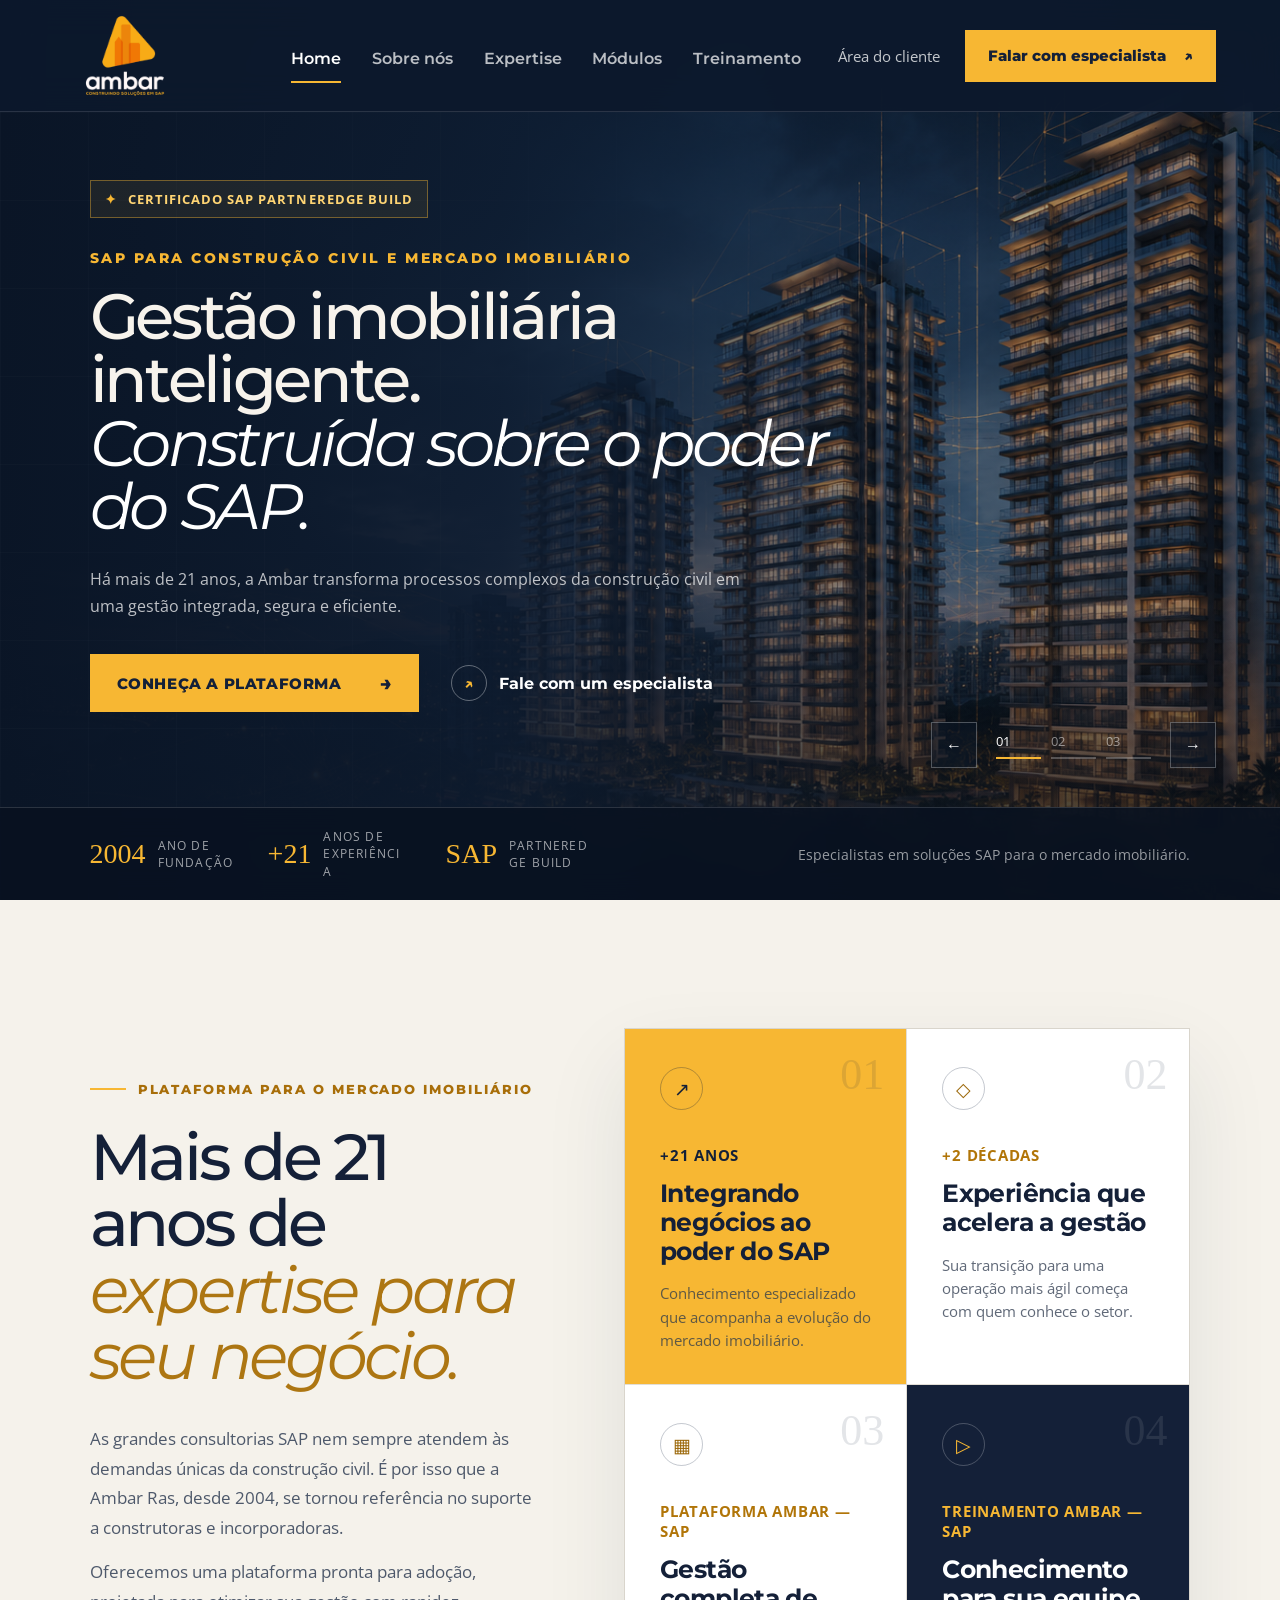
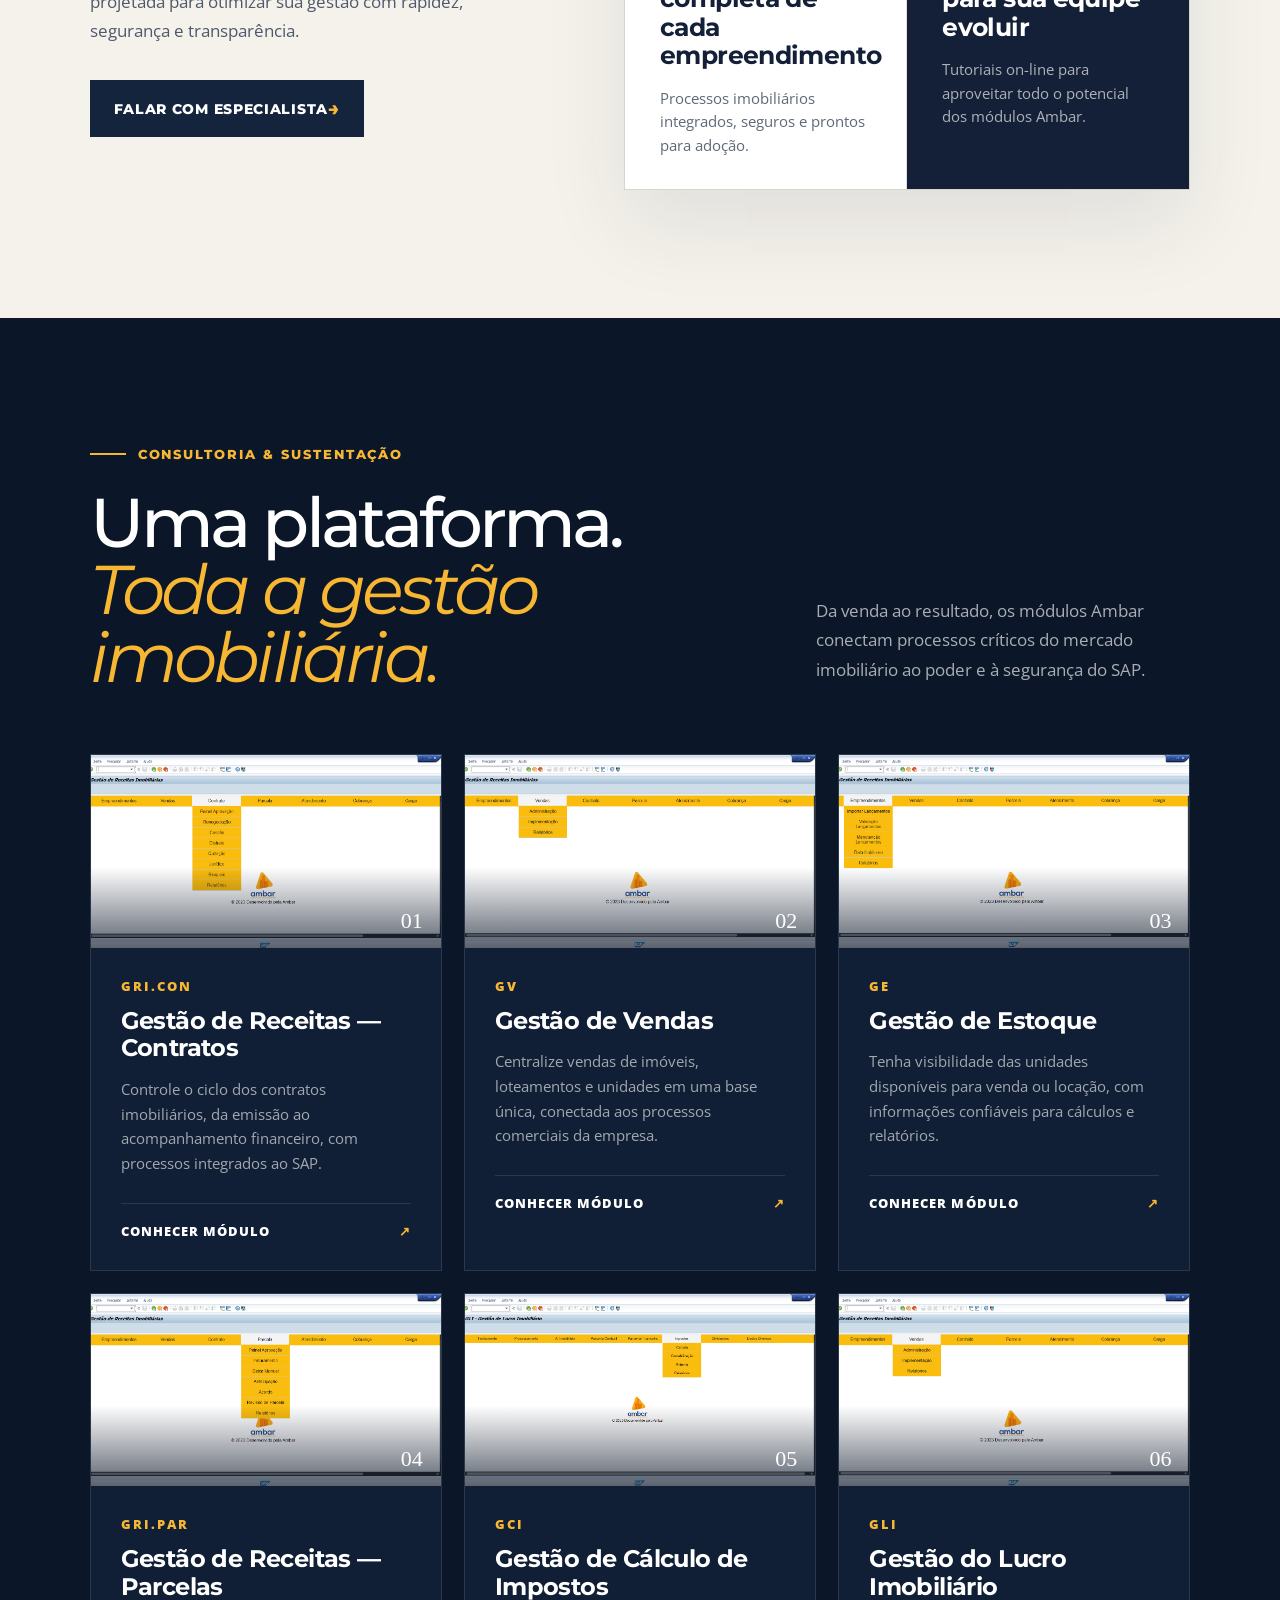
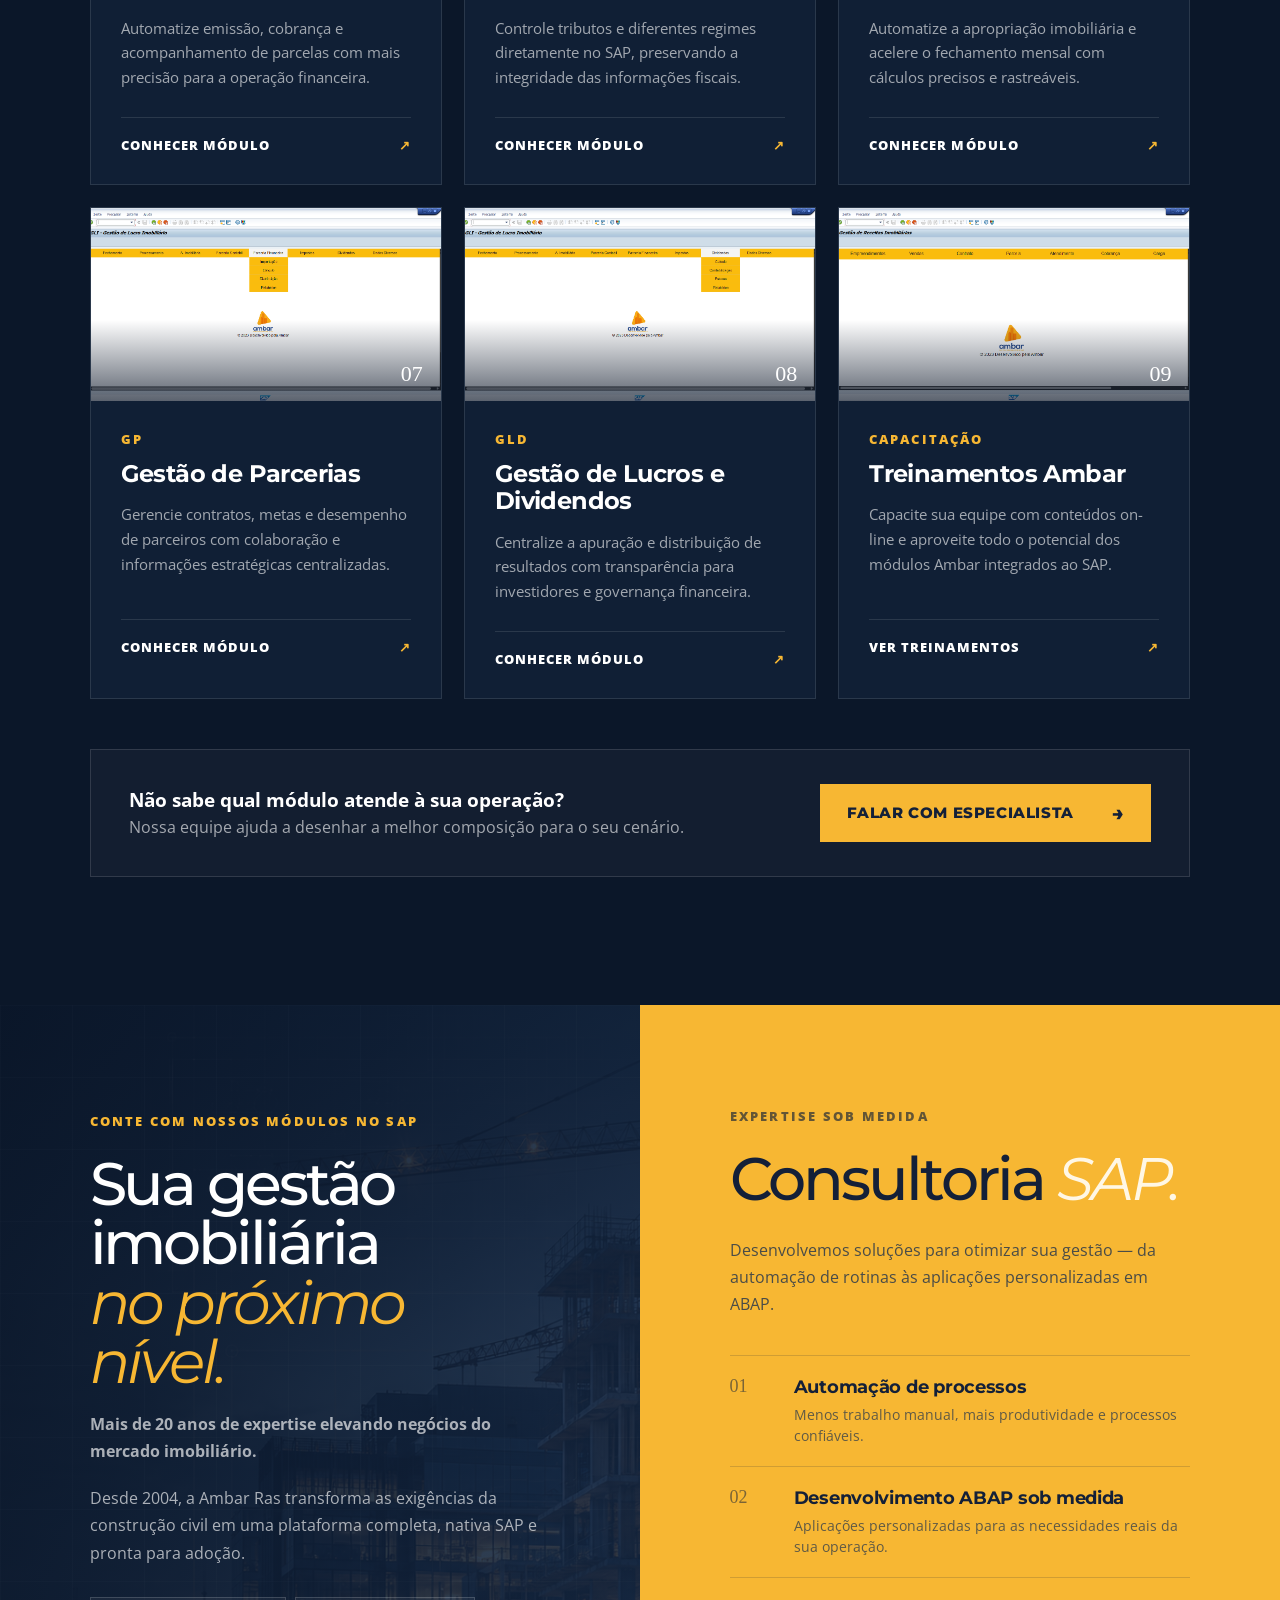
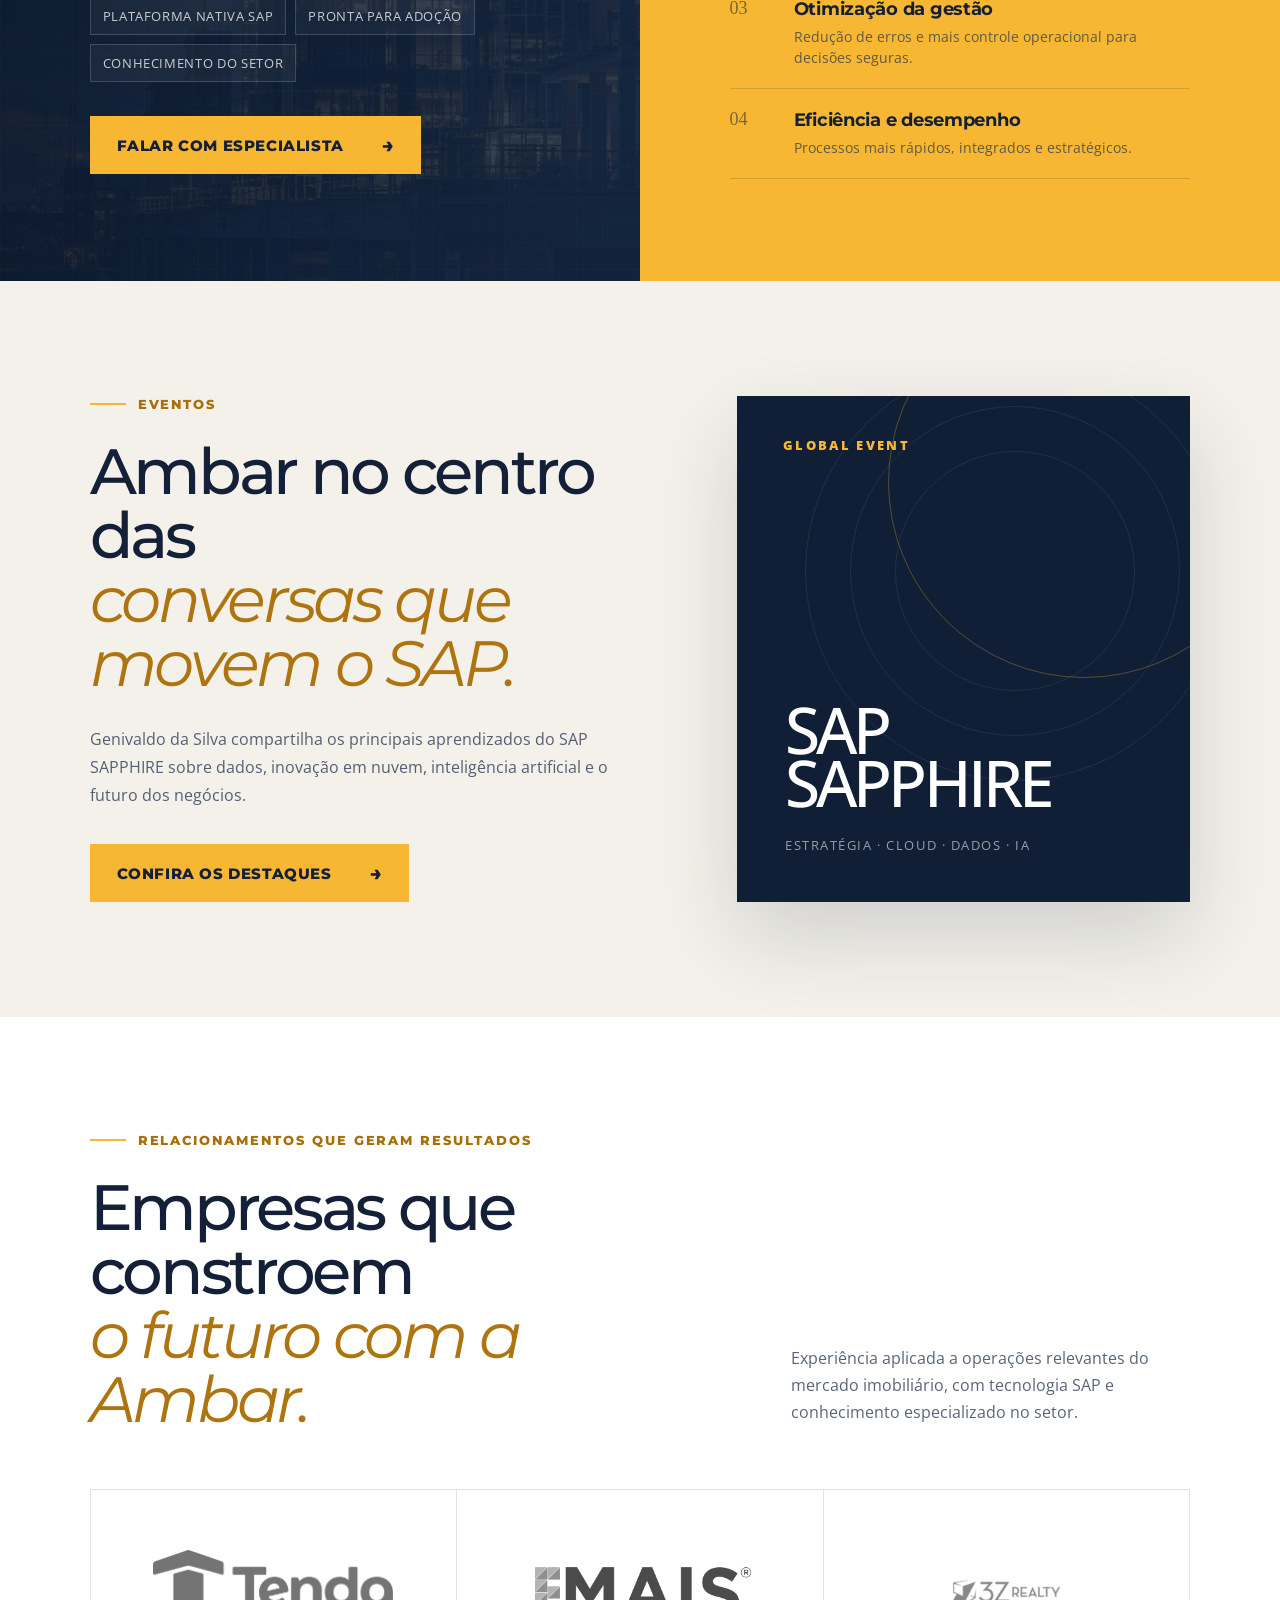
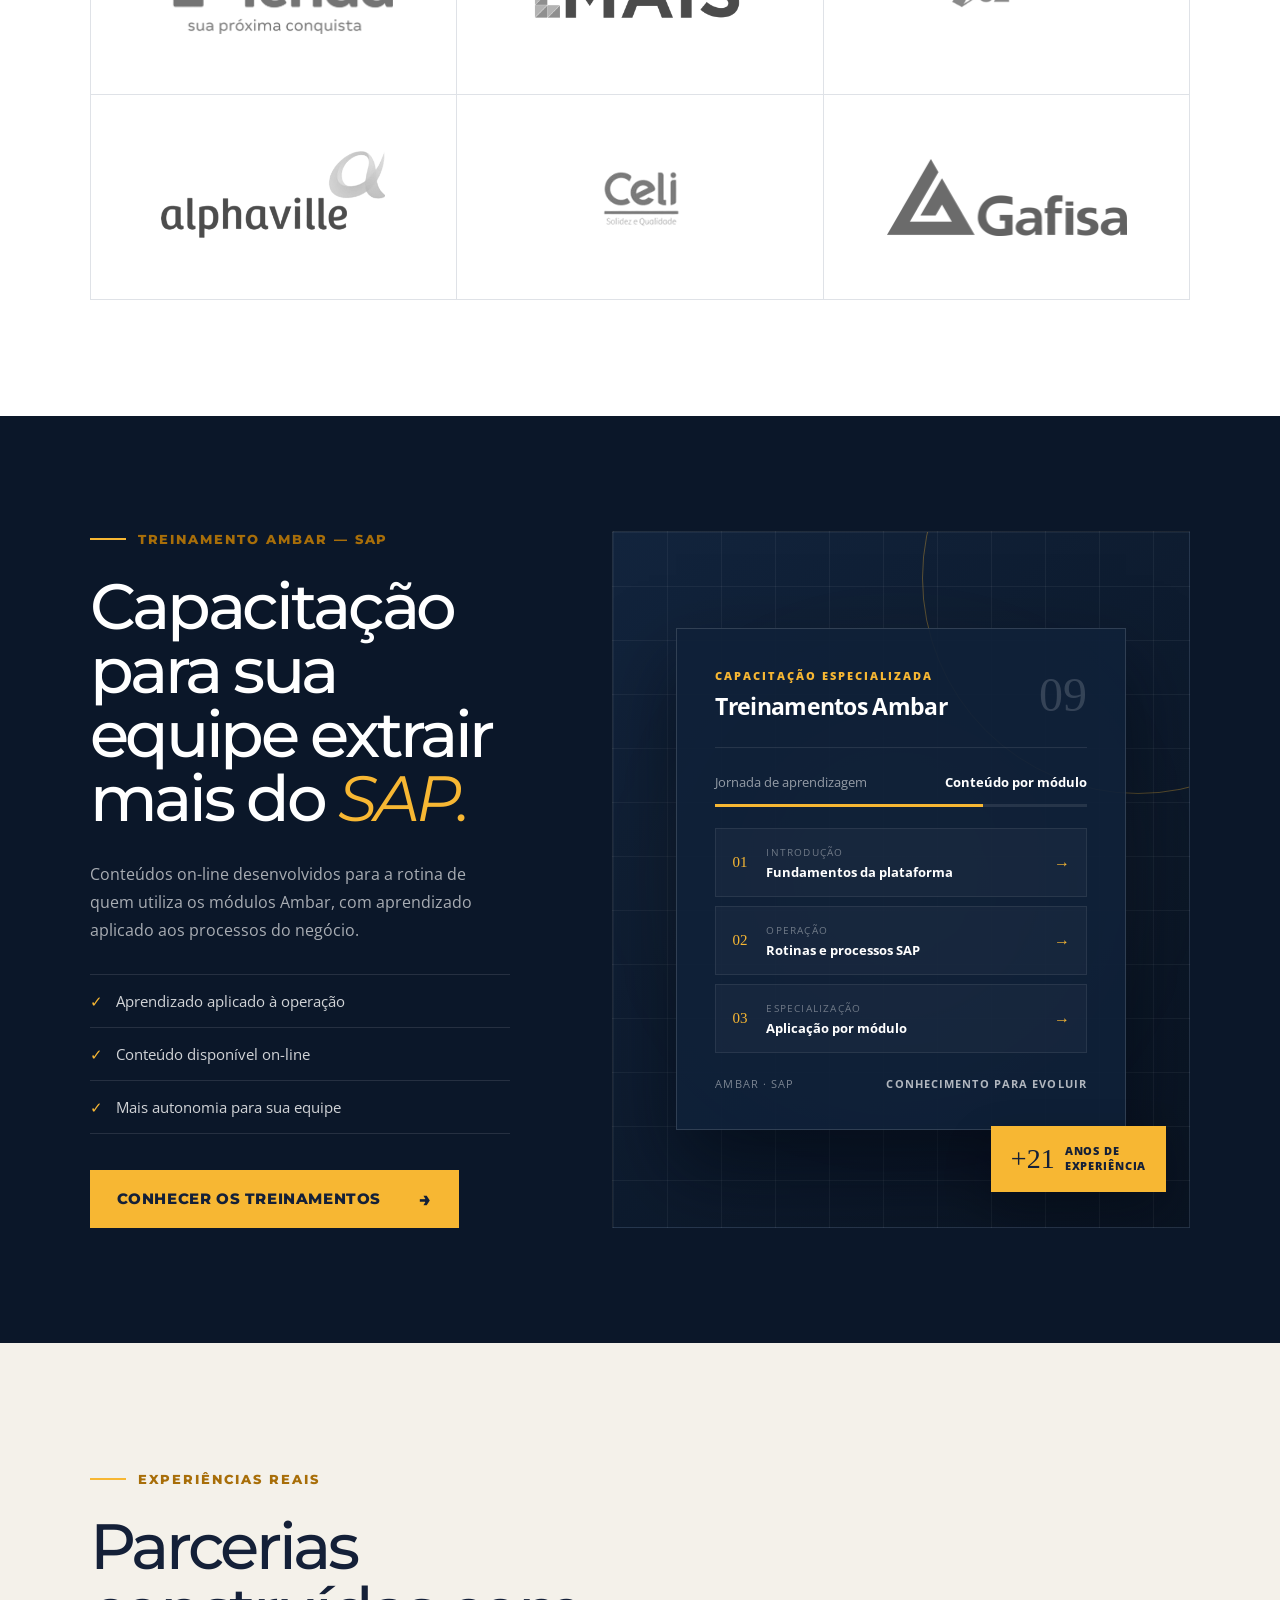
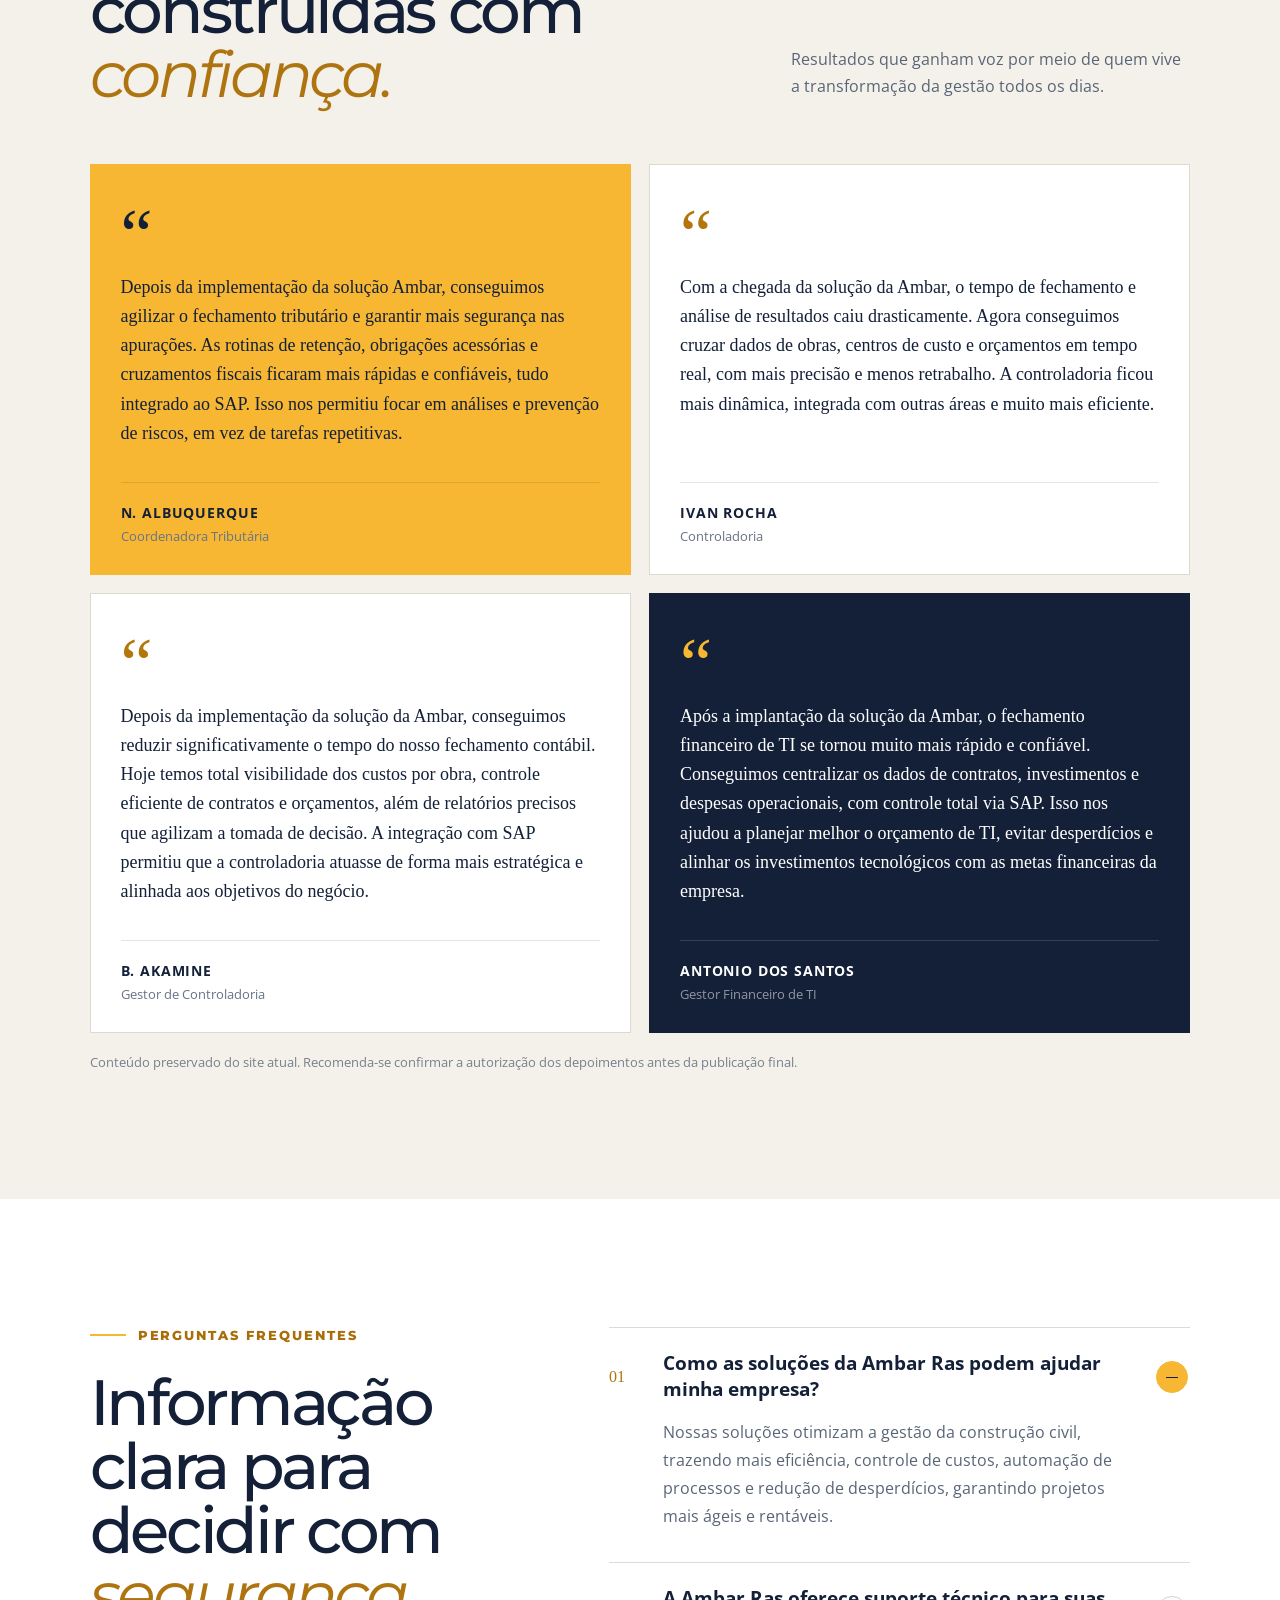
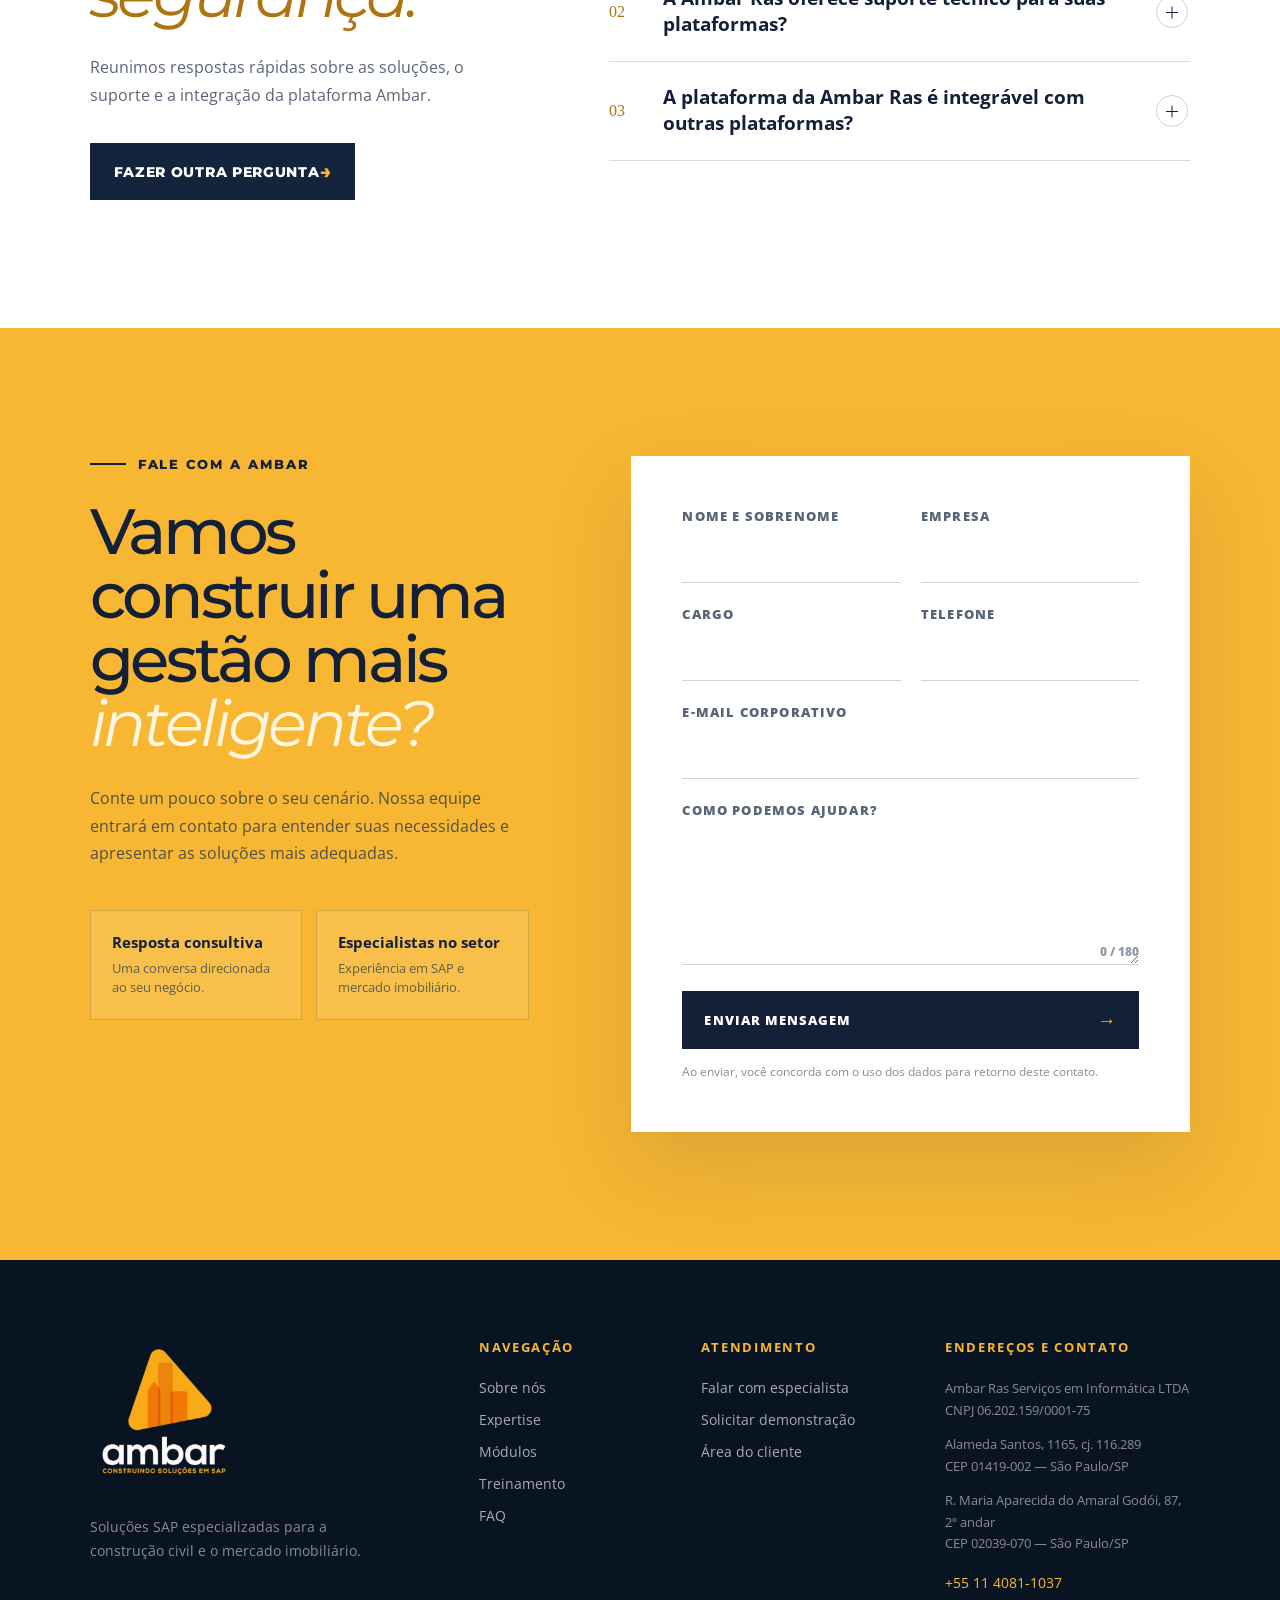
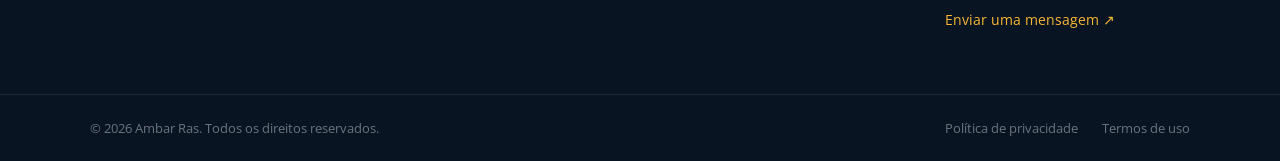
<file: index.html>
<!doctype html>
<html lang="pt-BR">
  <head>
    <meta charset="UTF-8" />
    <meta name="viewport" content="width=device-width, initial-scale=1.0" />
    <meta
      name="description"
      content="Soluções SAP especializadas para construção civil e mercado imobiliário."
    />
    <title>Ambar Ras — Nova Home</title>
    <link rel="stylesheet" href="styles-v2.css?v=20261124" />
    <link rel="stylesheet" href="responsive.css?v=20261124b" />
  </head>
  <body>
    <main class="shell">
      <!-- =====================================================
           HEADER / MENU PRINCIPAL
      ====================================================== -->
      <header class="topbar">
        <a class="brand" href="#" aria-label="Ambar Ras — início"
          ><img
            src="images/ambar-logo.png"
            alt="Ambar — Construindo soluções em SAP"
        /></a>
        <nav aria-label="Navegação principal">
          <a class="active" href="#">Home</a><a href="sobre.html">Sobre nós</a
          ><a href="expertise.html">Expertise</a><a href="modulos.html">Módulos</a
          ><a href="treinamento.html">Treinamento</a>
        </nav>
        <div class="actions">
          <a class="login" href="area-cliente.html">Área do cliente</a
          ><a class="contact" href="#contato"
            >Falar com especialista <span>↗</span></a
          >
        </div>
      </header>

      <!-- =====================================================
           HERO COM CARROSSEL
      ====================================================== -->
      <section
        class="hero"
        aria-roledescription="carrossel"
        aria-label="Destaques da Ambar"
      >
        <!-- Slides do carrossel -->
        <div class="slides" aria-live="polite">
          <!-- Slide 1 -->
          <!-- Slide 2 -->
          <article
            class="slide tone-one is-active"
            style="--img: url(&quot;images/hero-01.png&quot;)"
          >
            <div class="shade"></div>
            <div class="grid"></div>
            <div class="content">
              <div class="partner">
                <b>✦</b> Certificado SAP PartnerEdge Build
              </div>
              <p class="eyebrow">
                SAP PARA CONSTRUÇÃO CIVIL E MERCADO IMOBILIÁRIO
              </p>
              <h1>
                Gestão imobiliária inteligente.<br /><em
                  >Construída sobre o poder do SAP.</em
                >
              </h1>
              <p class="description">
                Há mais de 21 anos, a Ambar transforma processos complexos da
                construção civil em uma gestão integrada, segura e eficiente.
              </p>
              <div class="ctas">
                <a class="primary" href="#modulos"
                  >Conheça a plataforma <span>→</span></a
                ><a class="secondary" href="#contato"
                  ><span>↗</span> Fale com um especialista</a
                >
              </div>
            </div>
          </article>
          <!-- Slide 3 -->
          <article
            class="slide tone-two"
            style="--img: url(&quot;images/hero-02.png&quot;)"
            aria-hidden="true"
          >
            <div class="shade"></div>
            <div class="grid"></div>
            <div class="content">
              <div class="partner">
                <b>✦</b> Certificado SAP PartnerEdge Build
              </div>
              <p class="eyebrow">EXPERTISE QUE CONHECE O SEU NEGÓCIO</p>
              <h1>
                Duas décadas conectando<br /><em>obras, dados e resultados.</em>
              </h1>
              <p class="description">
                Tecnologia especializada para construtoras e incorporadoras que
                precisam de agilidade, transparência e decisões mais seguras.
              </p>
              <div class="ctas">
                <a class="primary" href="#modulos"
                  >Conheça a plataforma <span>→</span></a
                ><a class="secondary" href="#contato"
                  ><span>↗</span> Fale com um especialista</a
                >
              </div>
            </div>
          </article>
          <article
            class="slide tone-three"
            style="--img: url(&quot;images/hero-03.png&quot;)"
            aria-hidden="true"
          >
            <div class="shade"></div>
            <div class="grid"></div>
            <div class="content">
              <div class="partner">
                <b>✦</b> Certificado SAP PartnerEdge Build
              </div>
              <p class="eyebrow">PLATAFORMA AMBAR · NATIVA SAP</p>
              <h1>
                Uma plataforma completa para<br /><em
                  >cada etapa do empreendimento.</em
                >
              </h1>
              <p class="description">
                Receitas, vendas, estoque, impostos e lucro imobiliário
                integrados em uma única experiência de gestão.
              </p>
              <div class="ctas">
                <a class="primary" href="#modulos"
                  >Conheça a plataforma <span>→</span></a
                ><a class="secondary" href="#contato"
                  ><span>↗</span> Fale com um especialista</a
                >
              </div>
            </div>
          </article>
        </div>
        <!-- Controles: anterior, indicadores e próximo -->
        <div class="controls">
          <button class="previous" aria-label="Slide anterior">←</button>
          <div class="pages">
            <button
              class="selected"
              data-slide="0"
              aria-label="Ir para o slide 1"
              aria-current="true"
            >
              <span>01</span><i></i></button
            ><button data-slide="1" aria-label="Ir para o slide 2">
              <span>02</span><i></i></button
            ><button data-slide="2" aria-label="Ir para o slide 3">
              <span>03</span><i></i>
            </button>
          </div>
          <button class="next" aria-label="Próximo slide">→</button>
        </div>
        <!-- Faixa de credibilidade abaixo do Hero -->
        <div class="trust">
          <div><strong>2004</strong><span>ANO DE FUNDAÇÃO</span></div>
          <div><strong>+21</strong><span>ANOS DE EXPERIÊNCIA</span></div>
          <div><strong>SAP</strong><span>PARTNEREDGE BUILD</span></div>
          <p>Especialistas em soluções SAP para o mercado imobiliário.</p>
        </div>
      </section>

      <!-- =====================================================
           SEGUNDA SEÇÃO: EXPERIÊNCIA E DIFERENCIAIS
      ====================================================== -->
      <section class="expertise-section" id="sobre">
        <div class="expertise-intro">
          <p class="section-kicker">
            <span></span> PLATAFORMA PARA O MERCADO IMOBILIÁRIO
          </p>
          <h2>Mais de 21 anos de<br /><em>expertise para seu negócio.</em></h2>
          <div class="intro-copy">
            <p>
              As grandes consultorias SAP nem sempre atendem às demandas únicas
              da construção civil. É por isso que a Ambar Ras, desde 2004, se
              tornou referência no suporte a construtoras e incorporadoras.
            </p>
            <p>
              Oferecemos uma plataforma pronta para adoção, projetada para
              otimizar sua gestão com rapidez, segurança e transparência.
            </p>
          </div>
          <a class="dark-cta" href="#contato"
            >Falar com especialista <span>→</span></a
          >
        </div>
        <div class="expertise-cards" aria-label="Diferenciais da Ambar">
          <article class="feature-card feature-main">
            <span class="feature-number">01</span>
            <div class="feature-icon">↗</div>
            <strong>+21 anos</strong>
            <h3>Integrando negócios ao poder do SAP</h3>
            <p>
              Conhecimento especializado que acompanha a evolução do mercado
              imobiliário.
            </p>
          </article>
          <article class="feature-card">
            <span class="feature-number">02</span>
            <div class="feature-icon">◇</div>
            <strong>+2 décadas</strong>
            <h3>Experiência que acelera a gestão</h3>
            <p>
              Sua transição para uma operação mais ágil começa com quem conhece
              o setor.
            </p>
          </article>
          <article class="feature-card">
            <span class="feature-number">03</span>
            <div class="feature-icon">▦</div>
            <strong>Plataforma Ambar — SAP</strong>
            <h3>Gestão completa de cada empreendimento</h3>
            <p>
              Processos imobiliários integrados, seguros e prontos para adoção.
            </p>
          </article>
          <article class="feature-card feature-dark">
            <span class="feature-number">04</span>
            <div class="feature-icon">▷</div>
            <strong>Treinamento Ambar — SAP</strong>
            <h3>Conhecimento para sua equipe evoluir</h3>
            <p>
              Tutoriais on-line para aproveitar todo o potencial dos módulos
              Ambar.
            </p>
          </article>
        </div>
      </section>
      <!-- =====================================================
           TERCEIRA SEÇÃO: MÓDULOS AMBAR
      ====================================================== -->
      <section class="modules-section" id="modulos">
        <div class="modules-heading">
          <div>
            <p class="section-kicker"><span></span> CONSULTORIA &amp; SUSTENTAÇÃO</p>
            <h2>Uma plataforma.<br /><em>Toda a gestão imobiliária.</em></h2>
          </div>
          <p>Da venda ao resultado, os módulos Ambar conectam processos críticos do mercado imobiliário ao poder e à segurança do SAP.</p>
        </div>
        <div class="modules-grid">
          <article class="module-card"><div class="module-preview"><img src="images/modules/gri-con.png" alt="Tela do módulo Gestão de Receitas — Contratos" loading="lazy"><span>01</span></div><div class="module-body"><small>GRI.CON</small><h3>Gestão de Receitas — Contratos</h3><p>Controle o ciclo dos contratos imobiliários, da emissão ao acompanhamento financeiro, com processos integrados ao SAP.</p><a href="#contato">Conhecer módulo <span>↗</span></a></div></article>
          <article class="module-card"><div class="module-preview"><img src="images/modules/gv.png" alt="Tela do módulo Gestão de Vendas" loading="lazy"><span>02</span></div><div class="module-body"><small>GV</small><h3>Gestão de Vendas</h3><p>Centralize vendas de imóveis, loteamentos e unidades em uma base única, conectada aos processos comerciais da empresa.</p><a href="#contato">Conhecer módulo <span>↗</span></a></div></article>
          <article class="module-card"><div class="module-preview"><img src="images/modules/ge.png" alt="Tela do módulo Gestão de Estoque" loading="lazy"><span>03</span></div><div class="module-body"><small>GE</small><h3>Gestão de Estoque</h3><p>Tenha visibilidade das unidades disponíveis para venda ou locação, com informações confiáveis para cálculos e relatórios.</p><a href="#contato">Conhecer módulo <span>↗</span></a></div></article>
          <article class="module-card"><div class="module-preview"><img src="images/modules/gri-par.png" alt="Tela do módulo Gestão de Receitas — Parcelas" loading="lazy"><span>04</span></div><div class="module-body"><small>GRI.PAR</small><h3>Gestão de Receitas — Parcelas</h3><p>Automatize emissão, cobrança e acompanhamento de parcelas com mais precisão para a operação financeira.</p><a href="#contato">Conhecer módulo <span>↗</span></a></div></article>
          <article class="module-card"><div class="module-preview"><img src="images/modules/gci.png" alt="Tela do módulo Gestão de Cálculo de Impostos" loading="lazy"><span>05</span></div><div class="module-body"><small>GCI</small><h3>Gestão de Cálculo de Impostos</h3><p>Controle tributos e diferentes regimes diretamente no SAP, preservando a integridade das informações fiscais.</p><a href="#contato">Conhecer módulo <span>↗</span></a></div></article>
          <article class="module-card"><div class="module-preview"><img src="images/modules/gli.png" alt="Tela do módulo Gestão do Lucro Imobiliário" loading="lazy"><span>06</span></div><div class="module-body"><small>GLI</small><h3>Gestão do Lucro Imobiliário</h3><p>Automatize a apropriação imobiliária e acelere o fechamento mensal com cálculos precisos e rastreáveis.</p><a href="#contato">Conhecer módulo <span>↗</span></a></div></article>
          <article class="module-card"><div class="module-preview"><img src="images/modules/gp.png" alt="Tela do módulo Gestão de Parcerias" loading="lazy"><span>07</span></div><div class="module-body"><small>GP</small><h3>Gestão de Parcerias</h3><p>Gerencie contratos, metas e desempenho de parceiros com colaboração e informações estratégicas centralizadas.</p><a href="#contato">Conhecer módulo <span>↗</span></a></div></article>
          <article class="module-card"><div class="module-preview"><img src="images/modules/gld.png" alt="Tela do módulo Gestão de Lucros e Dividendos" loading="lazy"><span>08</span></div><div class="module-body"><small>GLD</small><h3>Gestão de Lucros e Dividendos</h3><p>Centralize a apuração e distribuição de resultados com transparência para investidores e governança financeira.</p><a href="#contato">Conhecer módulo <span>↗</span></a></div></article>
          <article class="module-card"><div class="module-preview"><img src="images/modules/treinamento.png" alt="Tela dos Treinamentos Ambar" loading="lazy"><span>09</span></div><div class="module-body"><small>CAPACITAÇÃO</small><h3>Treinamentos Ambar</h3><p>Capacite sua equipe com conteúdos on-line e aproveite todo o potencial dos módulos Ambar integrados ao SAP.</p><a href="treinamento.html">Ver treinamentos <span>↗</span></a></div></article>
        </div>
        <div class="modules-cta">
          <p><strong>Não sabe qual módulo atende à sua operação?</strong><br>Nossa equipe ajuda a desenhar a melhor composição para o seu cenário.</p>
          <a class="primary" href="#contato">Falar com especialista <span>→</span></a>
        </div>
      </section>
      <!-- =====================================================
           QUARTA SEÇÃO: PLATAFORMA E CONSULTORIA SAP
      ====================================================== -->
      <section class="consulting-section" id="expertise">
        <div class="consulting-platform">
          <div class="consulting-platform-content">
            <p class="consulting-label">CONTE COM NOSSOS MÓDULOS NO SAP</p>
            <h2>Sua gestão imobiliária<br><em>no próximo nível.</em></h2>
            <p class="consulting-lead">Mais de 20 anos de expertise elevando negócios do mercado imobiliário.</p>
            <p>Desde 2004, a Ambar Ras transforma as exigências da construção civil em uma plataforma completa, nativa SAP e pronta para adoção.</p>
            <div class="consulting-proof"><span>Plataforma nativa SAP</span><span>Pronta para adoção</span><span>Conhecimento do setor</span></div>
            <a class="primary" href="#contato">Falar com especialista <span>→</span></a>
          </div>
        </div>
        <div class="consulting-services">
          <p class="consulting-label">EXPERTISE SOB MEDIDA</p>
          <h2>Consultoria <em>SAP.</em></h2>
          <p class="consulting-summary">Desenvolvemos soluções para otimizar sua gestão — da automação de rotinas às aplicações personalizadas em ABAP.</p>
          <div class="consulting-list">
            <article><span>01</span><div><h3>Automação de processos</h3><p>Menos trabalho manual, mais produtividade e processos confiáveis.</p></div></article>
            <article><span>02</span><div><h3>Desenvolvimento ABAP sob medida</h3><p>Aplicações personalizadas para as necessidades reais da sua operação.</p></div></article>
            <article><span>03</span><div><h3>Otimização da gestão</h3><p>Redução de erros e mais controle operacional para decisões seguras.</p></div></article>
            <article><span>04</span><div><h3>Eficiência e desempenho</h3><p>Processos mais rápidos, integrados e estratégicos.</p></div></article>
          </div>
        </div>
      </section>
      <!-- =====================================================
           QUINTA SEÇÃO: EVENTO E PARCEIROS
      ====================================================== -->
      <section class="events-partners" id="eventos">
        <article class="event-feature">
          <div class="event-copy">
            <p class="section-kicker"><span></span> EVENTOS</p>
            <h2>Ambar no centro das<br><em>conversas que movem o SAP.</em></h2>
            <p>Genivaldo da Silva compartilha os principais aprendizados do SAP SAPPHIRE sobre dados, inovação em nuvem, inteligência artificial e o futuro dos negócios.</p>
            <a class="primary" href="#contato">Confira os destaques <span>→</span></a>
          </div>
          <div class="event-visual" aria-label="SAP SAPPHIRE — evento global da SAP">
            <span class="event-year">GLOBAL EVENT</span>
            <strong>SAP<br>SAPPHIRE</strong>
            <p>Estratégia · Cloud · Dados · IA</p>
            <div class="event-orbit"><i></i><i></i><i></i></div>
          </div>
        </article>
        <div class="partners-block">
          <div class="partners-heading">
            <div><p class="section-kicker"><span></span> RELACIONAMENTOS QUE GERAM RESULTADOS</p><h2>Empresas que constroem<br><em>o futuro com a Ambar.</em></h2></div>
            <p>Experiência aplicada a operações relevantes do mercado imobiliário, com tecnologia SAP e conhecimento especializado no setor.</p>
          </div>
          <div class="partners-grid">
            <div class="partner-logo"><img src="images/partners/tenda.png" alt="Logo Tenda" loading="lazy"></div>
            <div class="partner-logo"><img src="images/partners/emais.png" alt="Logo Emais" loading="lazy"></div>
            <div class="partner-logo"><img src="images/partners/3z-realty.png" alt="Logo 3Z Realty" loading="lazy"></div>
            <div class="partner-logo"><img src="images/partners/alphaville.png" alt="Logo Alphaville" loading="lazy"></div>
            <div class="partner-logo"><img src="images/partners/celi.png" alt="Logo Celi" loading="lazy"></div>
            <div class="partner-logo"><img src="images/partners/gafisa.png" alt="Logo Gafisa" loading="lazy"></div>
          </div>
        </div>
      </section>

      <!-- =====================================================
           TREINAMENTO
      ====================================================== -->
      <section class="training-section" id="treinamento">
        <div class="training-copy">
          <p class="section-kicker"><span></span> TREINAMENTO AMBAR — SAP</p>
          <h2>Capacitação para sua equipe extrair mais do <em>SAP.</em></h2>
          <p>
            Conteúdos on-line desenvolvidos para a rotina de quem utiliza os
            módulos Ambar, com aprendizado aplicado aos processos do negócio.
          </p>
          <ul class="training-benefits">
            <li>Aprendizado aplicado à operação</li>
            <li>Conteúdo disponível on-line</li>
            <li>Mais autonomia para sua equipe</li>
          </ul>
          <a class="primary" href="treinamento.html">Conhecer os treinamentos <span>→</span></a>
        </div>
        <div class="training-visual" aria-label="Jornada de capacitação dos Treinamentos Ambar">
          <div class="academy-glow" aria-hidden="true"></div>
          <div class="academy-card">
            <header>
              <div><small>CAPACITAÇÃO ESPECIALIZADA</small><strong>Treinamentos Ambar</strong></div>
              <span>09</span>
            </header>
            <div class="academy-progress">
              <div><span>Jornada de aprendizagem</span><strong>Conteúdo por módulo</strong></div>
              <i><b></b></i>
            </div>
            <div class="academy-lessons">
              <article><span>01</span><div><small>INTRODUÇÃO</small><strong>Fundamentos da plataforma</strong></div><i>→</i></article>
              <article><span>02</span><div><small>OPERAÇÃO</small><strong>Rotinas e processos SAP</strong></div><i>→</i></article>
              <article><span>03</span><div><small>ESPECIALIZAÇÃO</small><strong>Aplicação por módulo</strong></div><i>→</i></article>
            </div>
            <footer><span>AMBAR · SAP</span><strong>Conhecimento para evoluir</strong></footer>
          </div>
          <div class="academy-tag"><strong>+21</strong><span>anos de<br />experiência</span></div>
        </div>
      </section>

      <!-- =====================================================
           DEPOIMENTOS
      ====================================================== -->
      <section class="testimonials-section" aria-labelledby="testimonials-title">
        <div class="testimonials-heading">
          <div>
            <p class="section-kicker"><span></span> EXPERIÊNCIAS REAIS</p>
            <h2 id="testimonials-title">Parcerias construídas com <em>confiança.</em></h2>
          </div>
          <p>Resultados que ganham voz por meio de quem vive a transformação da gestão todos os dias.</p>
        </div>
        <div class="testimonials-grid">
          <article class="testimonial-card testimonial-featured">
            <span class="quote-mark" aria-hidden="true">“</span>
            <blockquote>Depois da implementação da solução Ambar, conseguimos agilizar o fechamento tributário e garantir mais segurança nas apurações. As rotinas de retenção, obrigações acessórias e cruzamentos fiscais ficaram mais rápidas e confiáveis, tudo integrado ao SAP. Isso nos permitiu focar em análises e prevenção de riscos, em vez de tarefas repetitivas.</blockquote>
            <footer><strong>N. Albuquerque</strong><span>Coordenadora Tributária</span></footer>
          </article>
          <article class="testimonial-card">
            <span class="quote-mark" aria-hidden="true">“</span>
            <blockquote>Com a chegada da solução da Ambar, o tempo de fechamento e análise de resultados caiu drasticamente. Agora conseguimos cruzar dados de obras, centros de custo e orçamentos em tempo real, com mais precisão e menos retrabalho. A controladoria ficou mais dinâmica, integrada com outras áreas e muito mais eficiente.</blockquote>
            <footer><strong>Ivan Rocha</strong><span>Controladoria</span></footer>
          </article>
          <article class="testimonial-card">
            <span class="quote-mark" aria-hidden="true">“</span>
            <blockquote>Depois da implementação da solução da Ambar, conseguimos reduzir significativamente o tempo do nosso fechamento contábil. Hoje temos total visibilidade dos custos por obra, controle eficiente de contratos e orçamentos, além de relatórios precisos que agilizam a tomada de decisão. A integração com SAP permitiu que a controladoria atuasse de forma mais estratégica e alinhada aos objetivos do negócio.</blockquote>
            <footer><strong>B. Akamine</strong><span>Gestor de Controladoria</span></footer>
          </article>
          <article class="testimonial-card testimonial-dark">
            <span class="quote-mark" aria-hidden="true">“</span>
            <blockquote>Após a implantação da solução da Ambar, o fechamento financeiro de TI se tornou muito mais rápido e confiável. Conseguimos centralizar os dados de contratos, investimentos e despesas operacionais, com controle total via SAP. Isso nos ajudou a planejar melhor o orçamento de TI, evitar desperdícios e alinhar os investimentos tecnológicos com as metas financeiras da empresa.</blockquote>
            <footer><strong>Antonio dos Santos</strong><span>Gestor Financeiro de TI</span></footer>
          </article>
        </div>
        <p class="content-note">Conteúdo preservado do site atual. Recomenda-se confirmar a autorização dos depoimentos antes da publicação final.</p>
      </section>

      <!-- =====================================================
           PERGUNTAS FREQUENTES
      ====================================================== -->
      <section class="faq-section" id="faq" aria-labelledby="faq-title">
        <div class="faq-intro">
          <p class="section-kicker"><span></span> PERGUNTAS FREQUENTES</p>
          <h2 id="faq-title">Informação clara para decidir com <em>segurança.</em></h2>
          <p>Reunimos respostas rápidas sobre as soluções, o suporte e a integração da plataforma Ambar.</p>
          <a class="dark-cta" href="#contato">Fazer outra pergunta <span>→</span></a>
        </div>
        <div class="faq-list">
          <details open>
            <summary><span>01</span>Como as soluções da Ambar Ras podem ajudar minha empresa?<i></i></summary>
            <p>Nossas soluções otimizam a gestão da construção civil, trazendo mais eficiência, controle de custos, automação de processos e redução de desperdícios, garantindo projetos mais ágeis e rentáveis.</p>
          </details>
          <details>
            <summary><span>02</span>A Ambar Ras oferece suporte técnico para suas plataformas?<i></i></summary>
            <p>Sim. Nossa equipe de suporte está disponível para ajudar sua empresa a aproveitar melhor as soluções, com atendimento próximo e especializado.</p>
          </details>
          <details>
            <summary><span>03</span>A plataforma da Ambar Ras é integrável com outras plataformas?<i></i></summary>
            <p>Sim. As plataformas são desenvolvidas para facilitar a integração com diferentes sistemas utilizados na construção civil, proporcionando uma gestão mais unificada e estratégica.</p>
          </details>
        </div>
      </section>

      <!-- =====================================================
           CONTATO
      ====================================================== -->
      <section class="contact-section" id="contato" aria-labelledby="contact-title">
        <div class="contact-intro">
          <p class="section-kicker"><span></span> FALE COM A AMBAR</p>
          <h2 id="contact-title">Vamos construir uma gestão mais <em>inteligente?</em></h2>
          <p>Conte um pouco sobre o seu cenário. Nossa equipe entrará em contato para entender suas necessidades e apresentar as soluções mais adequadas.</p>
          <div class="contact-points">
            <div><strong>Resposta consultiva</strong><span>Uma conversa direcionada ao seu negócio.</span></div>
            <div><strong>Especialistas no setor</strong><span>Experiência em SAP e mercado imobiliário.</span></div>
          </div>
        </div>
        <form class="contact-form" novalidate>
          <div class="form-row">
            <label>Nome e sobrenome<input type="text" name="nome" autocomplete="name" required /></label>
            <label>Empresa<input type="text" name="empresa" autocomplete="organization" required /></label>
          </div>
          <div class="form-row">
            <label>Cargo<input type="text" name="cargo" autocomplete="organization-title" /></label>
            <label>Telefone<input type="tel" name="telefone" autocomplete="tel" required /></label>
          </div>
          <label>E-mail corporativo<input type="email" name="email" autocomplete="email" required /></label>
          <label>Como podemos ajudar?<textarea name="mensagem" rows="5" maxlength="180" required></textarea><span class="character-count">0 / 180</span></label>
          <button class="form-submit" type="submit">Enviar mensagem <span>→</span></button>
          <p class="form-feedback" role="status" aria-live="polite"></p>
          <small>Ao enviar, você concorda com o uso dos dados para retorno deste contato.</small>
        </form>
      </section>
    </main>

    <footer class="site-footer">
      <div class="footer-main">
        <div class="footer-brand">
          <img src="images/ambar-logo.png" alt="Ambar — Construindo soluções em SAP" loading="lazy" />
          <p>Soluções SAP especializadas para a construção civil e o mercado imobiliário.</p>
        </div>
        <div class="footer-column">
          <strong>Navegação</strong>
          <a href="sobre.html">Sobre nós</a><a href="expertise.html">Expertise</a><a href="modulos.html">Módulos</a><a href="treinamento.html">Treinamento</a><a href="#faq">FAQ</a>
        </div>
        <div class="footer-column">
          <strong>Atendimento</strong>
          <a href="#contato">Falar com especialista</a><a href="#contato">Solicitar demonstração</a><a href="area-cliente.html">Área do cliente</a>
        </div>
        <div class="footer-column footer-contact">
          <strong>Endereços e contato</strong>
          <p>Ambar Ras Serviços em Informática LTDA<br />CNPJ 06.202.159/0001-75</p>
          <p>Alameda Santos, 1165, cj. 116.289<br />CEP 01419-002 — São Paulo/SP</p>
          <p>R. Maria Aparecida do Amaral Godói, 87, 2º andar<br />CEP 02039-070 — São Paulo/SP</p>
          <a href="tel:+551140811037">+55 11 4081-1037</a>
          <a href="#contato">Enviar uma mensagem ↗</a>
        </div>
      </div>
      <div class="footer-bottom">
        <span>© <span data-current-year></span> Ambar Ras. Todos os direitos reservados.</span>
        <div><a href="#">Política de privacidade</a><a href="#">Termos de uso</a></div>
      </div>
    </footer>
    <script src="script-v2.js"></script>
  </body>
</html>
</file>
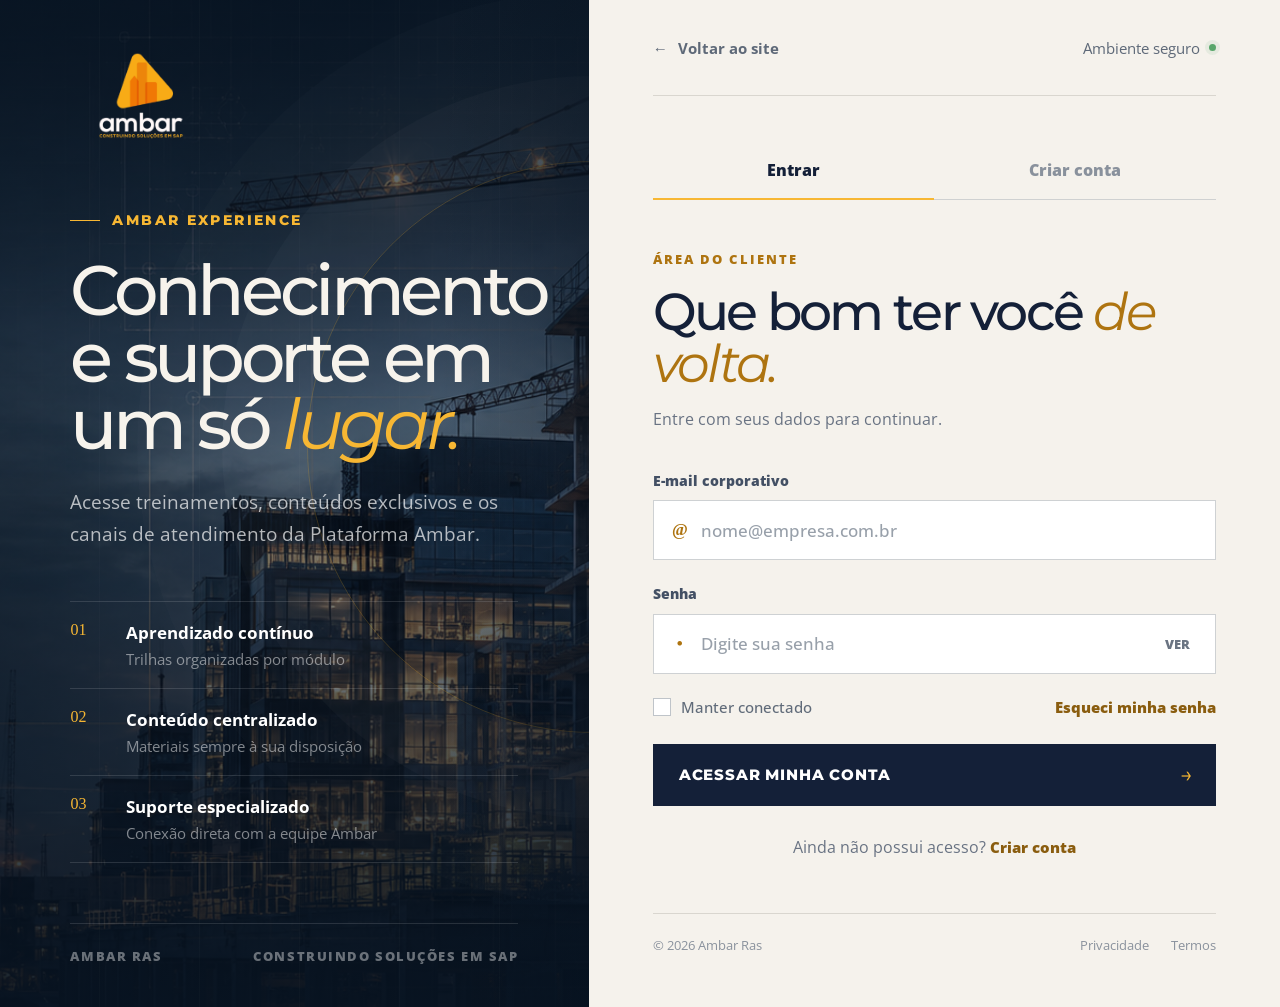
<file: area-cliente.html>
<!doctype html>
<html lang="pt-BR">
  <head>
    <meta charset="UTF-8" />
    <meta name="viewport" content="width=device-width, initial-scale=1.0" />
    <meta name="description" content="Área do cliente Ambar Ras — acesse treinamentos, materiais e atendimento especializado." />
    <title>Área do cliente — Ambar Ras</title>
    <link rel="stylesheet" href="styles-v2.css?v=20261124" />
    <link rel="stylesheet" href="responsive.css?v=20261124b" />
  </head>
  <body class="client-page">
    <main class="client-shell">
      <section class="client-showcase" aria-label="Apresentação da área do cliente">
        <a class="client-brand" href="index.html" aria-label="Voltar para a página inicial">
          <img src="images/ambar-logo.png" alt="Ambar — Construindo soluções em SAP" />
        </a>

        <div class="client-showcase-copy">
          <p class="client-eyebrow"><span></span> AMBAR EXPERIENCE</p>
          <h1>Conhecimento e suporte em um só <em>lugar.</em></h1>
          <p>Acesse treinamentos, conteúdos exclusivos e os canais de atendimento da Plataforma Ambar.</p>

          <div class="client-benefits" aria-label="Benefícios da área do cliente">
            <article>
              <span>01</span>
              <div><strong>Aprendizado contínuo</strong><small>Trilhas organizadas por módulo</small></div>
            </article>
            <article>
              <span>02</span>
              <div><strong>Conteúdo centralizado</strong><small>Materiais sempre à sua disposição</small></div>
            </article>
            <article>
              <span>03</span>
              <div><strong>Suporte especializado</strong><small>Conexão direta com a equipe Ambar</small></div>
            </article>
          </div>
        </div>

        <div class="client-showcase-foot">
          <span>AMBAR RAS</span>
          <span>CONSTRUINDO SOLUÇÕES EM SAP</span>
        </div>
      </section>

      <section class="auth-side">
        <header class="auth-topbar">
          <a href="index.html"><span>←</span> Voltar ao site</a>
          <span>Ambiente seguro <i></i></span>
        </header>

        <div class="auth-card" data-auth-root>
          <div class="auth-tabs" role="tablist" aria-label="Acesso à conta">
            <button class="is-active" type="button" role="tab" aria-selected="true" data-auth-tab="login">Entrar</button>
            <button type="button" role="tab" aria-selected="false" data-auth-tab="register">Criar conta</button>
          </div>

          <section class="auth-panel is-active" data-auth-panel="login" aria-labelledby="login-title">
            <div class="auth-heading">
              <p>ÁREA DO CLIENTE</p>
              <h2 id="login-title">Que bom ter você <em>de volta.</em></h2>
              <span>Entre com seus dados para continuar.</span>
            </div>

            <form class="auth-form" data-auth-form="login" novalidate>
              <label>
                <span>E-mail corporativo</span>
                <span class="auth-field"><i aria-hidden="true">@</i><input type="email" name="email" autocomplete="email" placeholder="nome@empresa.com.br" required /></span>
                <small class="field-error">Informe um e-mail válido.</small>
              </label>
              <label>
                <span>Senha</span>
                <span class="auth-field"><i aria-hidden="true">•</i><input type="password" name="password" autocomplete="current-password" placeholder="Digite sua senha" minlength="8" required /><button type="button" class="password-toggle" aria-label="Mostrar senha">Ver</button></span>
                <small class="field-error">Informe sua senha.</small>
              </label>

              <div class="auth-options">
                <label class="check-field"><input type="checkbox" name="remember" /><span></span>Manter conectado</label>
                <button type="button" class="text-action" data-auth-link="recover">Esqueci minha senha</button>
              </div>

              <button class="auth-submit" type="submit"><span>Acessar minha conta</span><b>→</b></button>
              <p class="auth-feedback" role="status"></p>
            </form>

            <p class="auth-switch">Ainda não possui acesso? <button type="button" data-auth-link="register">Criar conta</button></p>
          </section>

          <section class="auth-panel" data-auth-panel="register" aria-labelledby="register-title" hidden>
            <div class="auth-heading">
              <p>CADASTRO</p>
              <h2 id="register-title">Comece sua jornada na <em>Ambar.</em></h2>
              <span>Preencha os dados para solicitar seu acesso.</span>
            </div>

            <div class="register-progress" aria-label="Progresso do cadastro">
              <div class="is-active"><b>1</b><span>Seus dados</span></div><i></i><div><b>2</b><span>Segurança</span></div>
            </div>

            <form class="auth-form register-form" data-auth-form="register" novalidate>
              <div class="register-step is-active" data-register-step="1">
                <div class="field-grid">
                  <label><span>Nome completo</span><span class="auth-field"><input type="text" name="name" autocomplete="name" placeholder="Seu nome e sobrenome" required /></span><small class="field-error">Informe seu nome completo.</small></label>
                  <label><span>Empresa</span><span class="auth-field"><input type="text" name="company" autocomplete="organization" placeholder="Nome da empresa" required /></span><small class="field-error">Informe sua empresa.</small></label>
                </div>
                <label><span>E-mail corporativo</span><span class="auth-field"><i aria-hidden="true">@</i><input type="email" name="email" autocomplete="email" placeholder="nome@empresa.com.br" required /></span><small class="field-error">Informe um e-mail válido.</small></label>
                <label><span>Telefone</span><span class="auth-field"><input type="tel" name="phone" autocomplete="tel" placeholder="(11) 99999-9999" required /></span><small class="field-error">Informe seu telefone.</small></label>
                <button class="auth-submit" type="button" data-register-next><span>Continuar cadastro</span><b>→</b></button>
              </div>

              <div class="register-step" data-register-step="2" hidden>
                <label><span>Crie uma senha</span><span class="auth-field"><i aria-hidden="true">•</i><input type="password" name="new-password" autocomplete="new-password" placeholder="Mínimo de 15 caracteres" minlength="15" maxlength="128" required /><button type="button" class="password-toggle" aria-label="Mostrar senha">Ver</button></span><small class="field-error">Use pelo menos 15 caracteres.</small></label>
                <div class="password-strength" aria-live="polite"><i><b></b></i><span>Segurança da senha</span></div>
                <label><span>Confirme a senha</span><span class="auth-field"><i aria-hidden="true">•</i><input type="password" name="confirm-password" autocomplete="new-password" placeholder="Digite novamente" required /><button type="button" class="password-toggle" aria-label="Mostrar senha">Ver</button></span><small class="field-error">As senhas precisam ser iguais.</small></label>
                <label class="check-field terms-field"><input type="checkbox" name="terms" required /><span></span>Li e aceito a Política de Privacidade e os Termos de Uso.</label>
                <div class="register-actions"><button type="button" class="back-step" data-register-back>← Voltar</button><button class="auth-submit" type="submit"><span>Solicitar meu acesso</span><b>→</b></button></div>
              </div>
              <p class="auth-feedback" role="status"></p>
            </form>

            <p class="auth-switch">Já possui uma conta? <button type="button" data-auth-link="login">Entrar</button></p>
          </section>

          <section class="auth-panel" data-auth-panel="recover" aria-labelledby="recover-title" hidden>
            <button class="recover-back" type="button" data-auth-link="login">← Voltar para o login</button>
            <div class="auth-heading">
              <p>RECUPERAR ACESSO</p>
              <h2 id="recover-title">Vamos ajudar você a <em>voltar.</em></h2>
              <span>Informe seu e-mail corporativo para receber as instruções.</span>
            </div>
            <form class="auth-form" data-auth-form="recover" novalidate>
              <label><span>E-mail corporativo</span><span class="auth-field"><i aria-hidden="true">@</i><input type="email" name="email" autocomplete="email" placeholder="nome@empresa.com.br" required /></span><small class="field-error">Informe um e-mail válido.</small></label>
              <button class="auth-submit" type="submit"><span>Enviar instruções</span><b>→</b></button>
              <p class="auth-feedback" role="status"></p>
            </form>
          </section>

          <footer class="auth-card-footer"><span>© <span data-current-year></span> Ambar Ras</span><div><a href="#">Privacidade</a><a href="#">Termos</a></div></footer>
        </div>
      </section>
    </main>
    <script src="script-v2.js"></script>
  </body>
</html>
</file>
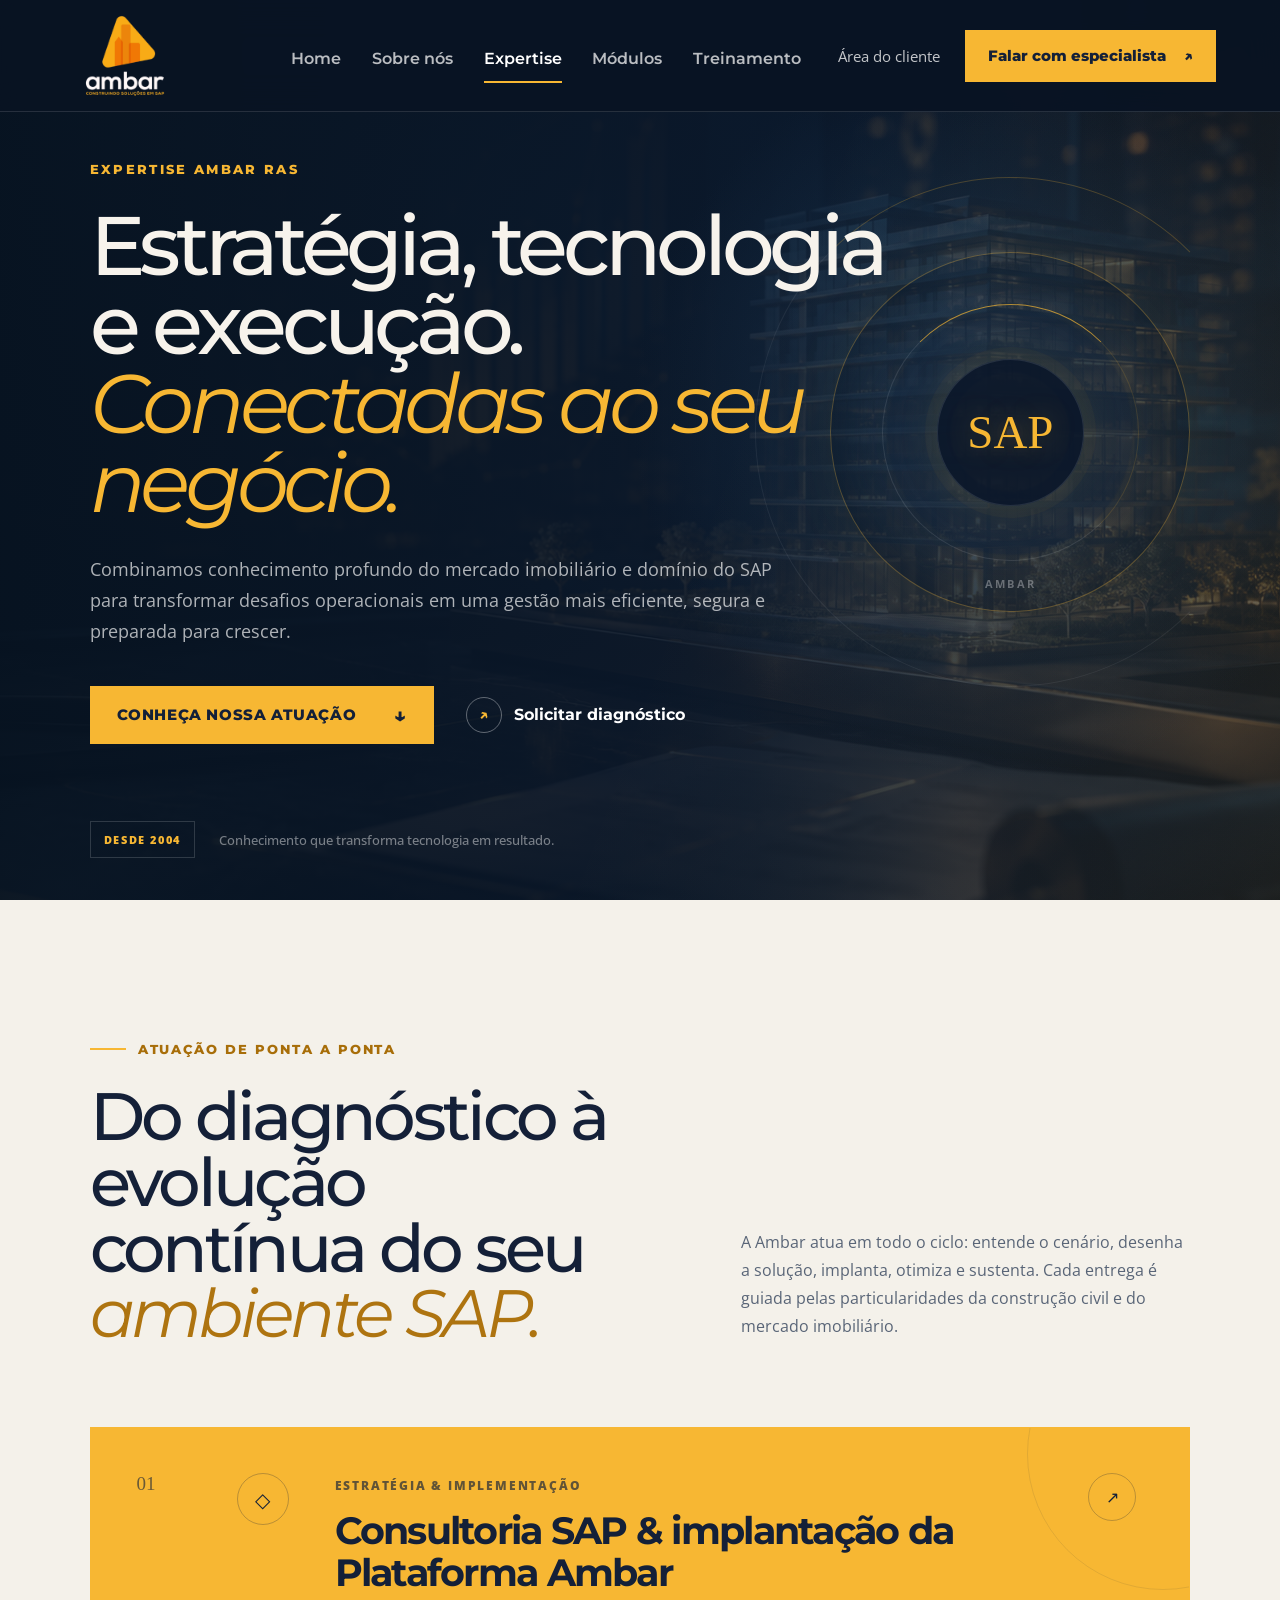
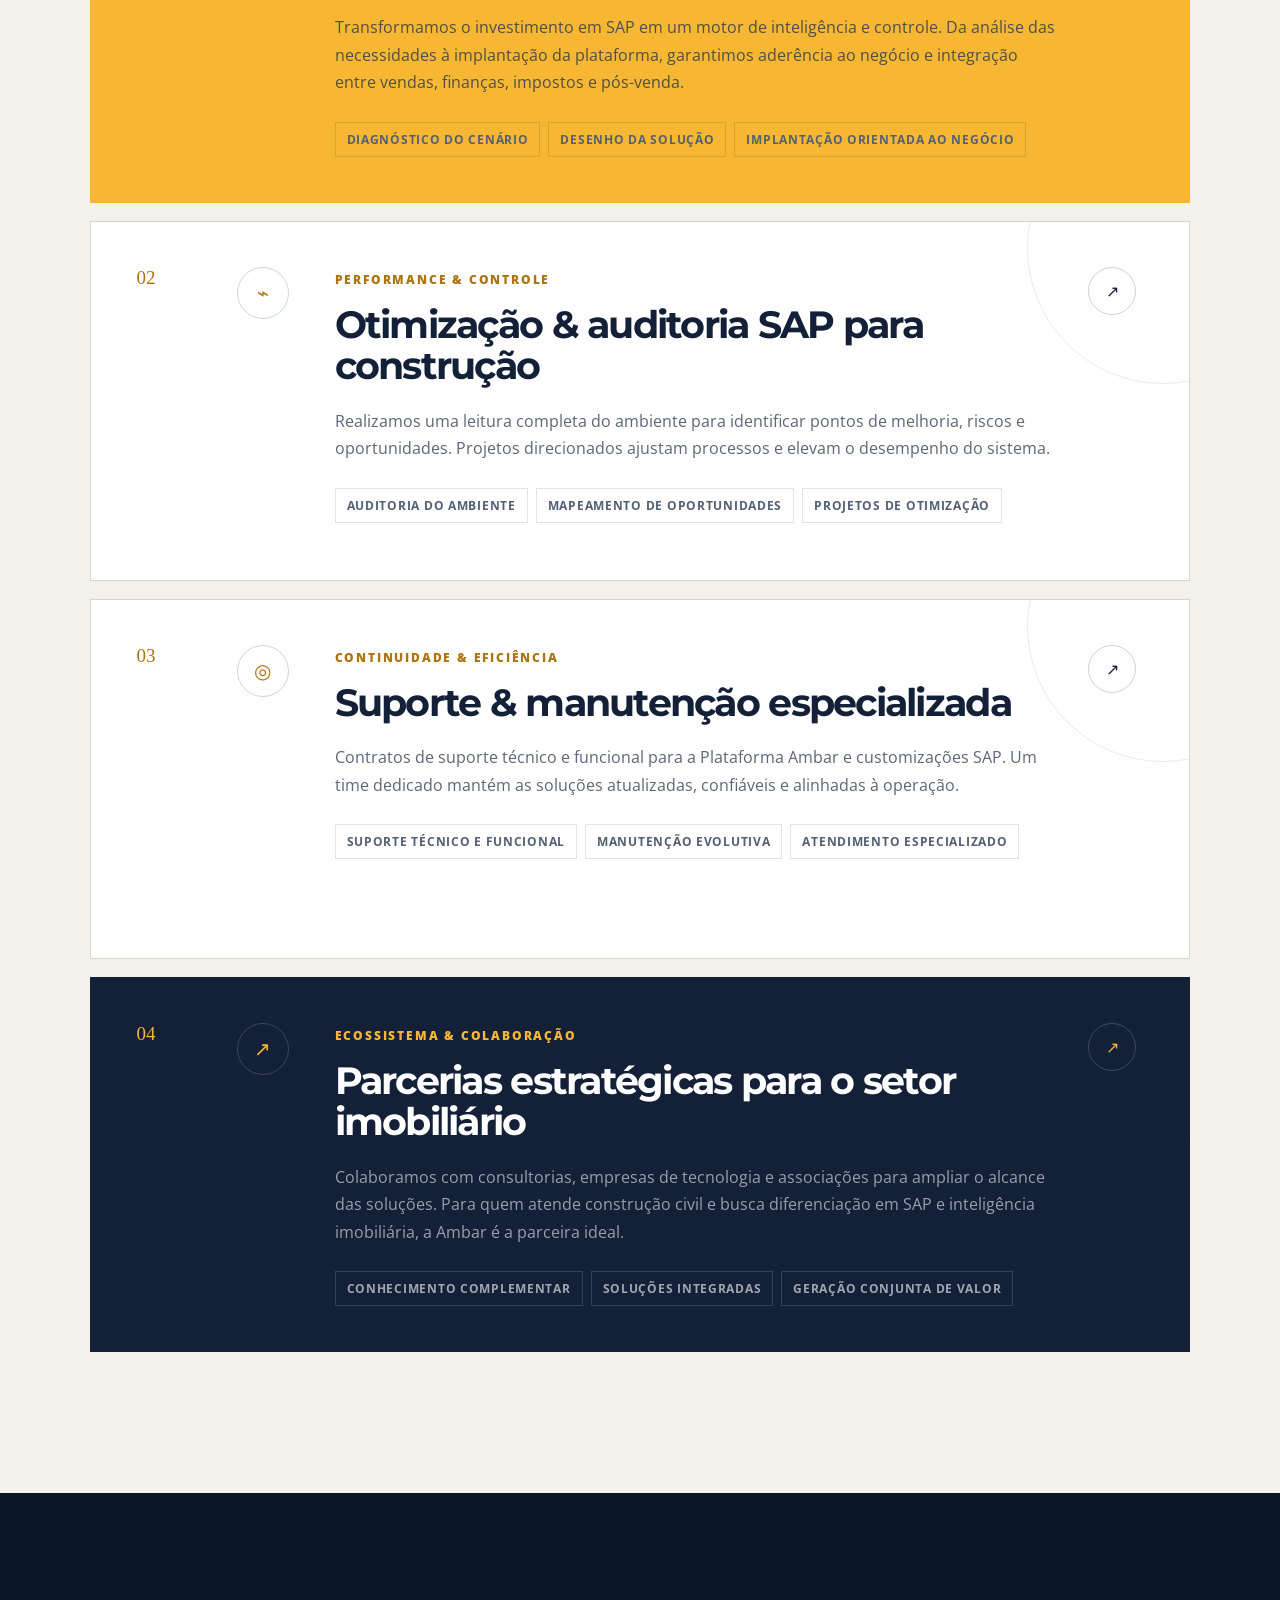
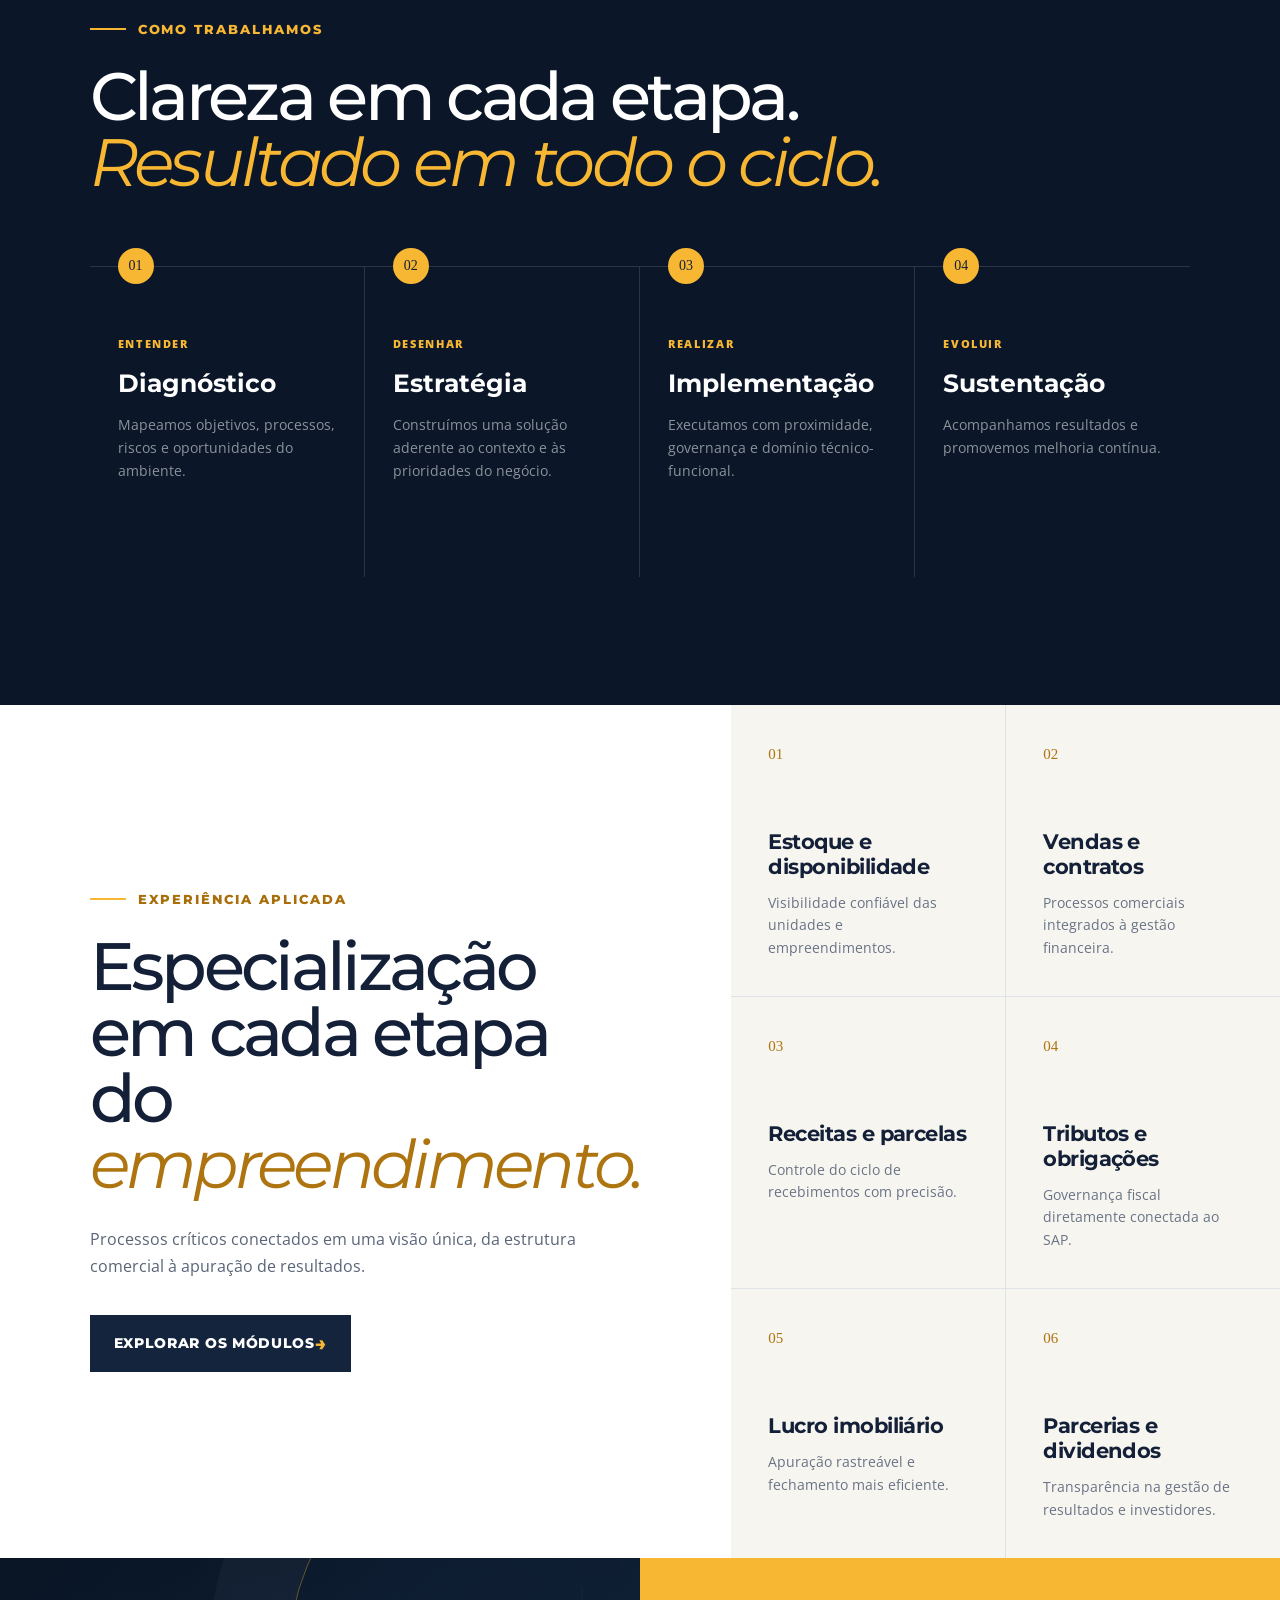
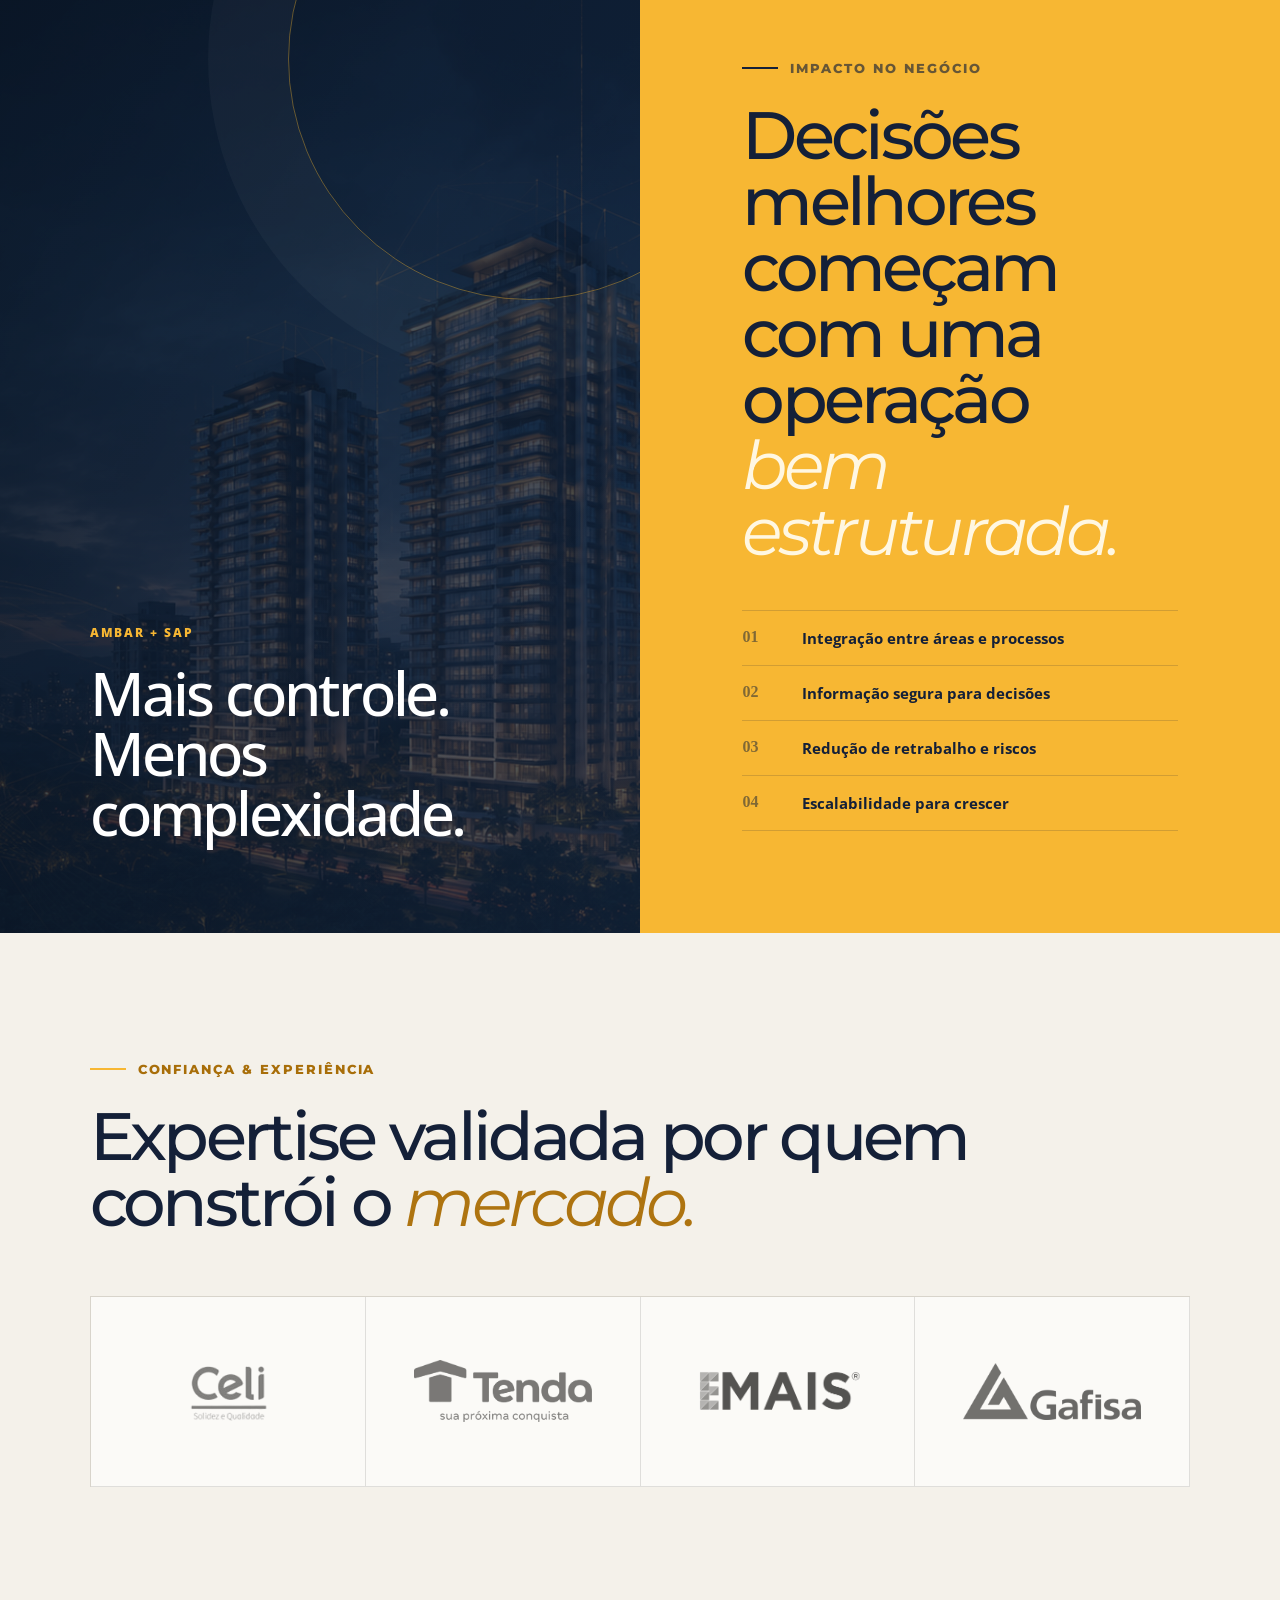
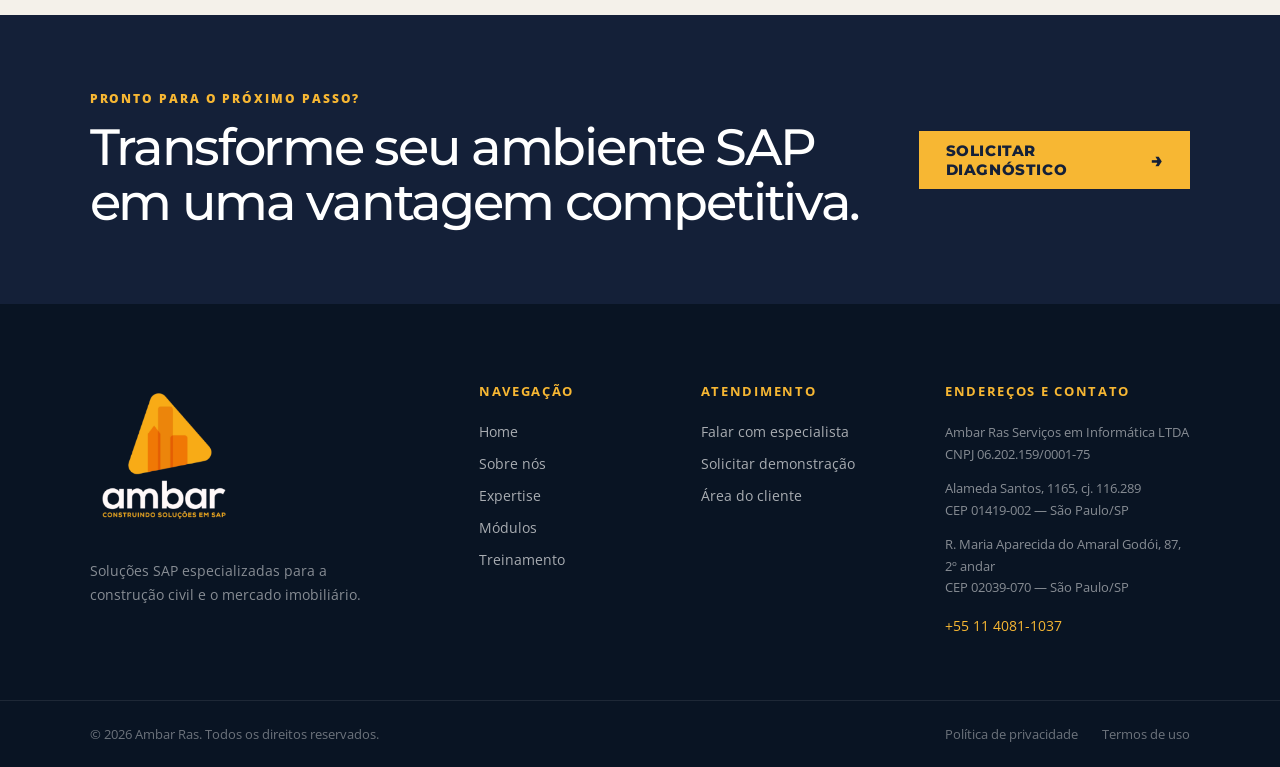
<file: expertise.html>
<!doctype html>
<html lang="pt-BR">
  <head>
    <meta charset="UTF-8" />
    <meta name="viewport" content="width=device-width, initial-scale=1.0" />
    <meta name="description" content="Consultoria, implantação, otimização, auditoria e suporte SAP especializados no mercado imobiliário." />
    <title>Expertise — Ambar Ras</title>
    <link rel="stylesheet" href="styles-v2.css?v=20261124" />
    <link rel="stylesheet" href="responsive.css?v=20261124b" />
  </head>
  <body class="expertise-page">
    <header class="topbar expertise-topbar">
      <a class="brand" href="index.html" aria-label="Ambar Ras — início"><img src="images/ambar-logo.png" alt="Ambar — Construindo soluções em SAP" /></a>
      <nav aria-label="Navegação principal"><a href="index.html">Home</a><a href="sobre.html">Sobre nós</a><a class="active" href="expertise.html" aria-current="page">Expertise</a><a href="modulos.html">Módulos</a><a href="treinamento.html">Treinamento</a></nav>
      <div class="actions"><a class="login" href="area-cliente.html">Área do cliente</a><a class="contact" href="index.html#contato">Falar com especialista <span>↗</span></a></div>
    </header>

    <main>
      <section class="expertise-hero">
        <div class="expertise-hero-copy" data-reveal>
          <p class="about-kicker">EXPERTISE AMBAR RAS</p>
          <h1>Estratégia, tecnologia e execução.<br /><em>Conectadas ao seu negócio.</em></h1>
          <p>Combinamos conhecimento profundo do mercado imobiliário e domínio do SAP para transformar desafios operacionais em uma gestão mais eficiente, segura e preparada para crescer.</p>
          <div class="about-hero-actions"><a class="primary" href="#servicos">Conheça nossa atuação <span>↓</span></a><a class="secondary" href="index.html#contato"><span>↗</span> Solicitar diagnóstico</a></div>
        </div>
        <div class="expertise-orbit" aria-hidden="true"><span>SAP</span><i></i><i></i><i></i><b>AMBAR</b></div>
        <div class="expertise-proof" data-reveal><span>DESDE 2004</span><strong>Conhecimento que transforma tecnologia em resultado.</strong></div>
      </section>

      <section class="expertise-intro-new" id="servicos">
        <div data-reveal><p class="section-kicker"><span></span> ATUAÇÃO DE PONTA A PONTA</p><h2>Do diagnóstico à evolução contínua do seu <em>ambiente SAP.</em></h2></div>
        <p data-reveal>A Ambar atua em todo o ciclo: entende o cenário, desenha a solução, implanta, otimiza e sustenta. Cada entrega é guiada pelas particularidades da construção civil e do mercado imobiliário.</p>
      </section>

      <section class="expertise-services">
        <article class="expertise-service service-featured" data-reveal>
          <div class="service-number">01</div><div class="service-icon">◇</div>
          <div class="service-content"><small>ESTRATÉGIA &amp; IMPLEMENTAÇÃO</small><h2>Consultoria SAP &amp; implantação da Plataforma Ambar</h2><p>Transformamos o investimento em SAP em um motor de inteligência e controle. Da análise das necessidades à implantação da plataforma, garantimos aderência ao negócio e integração entre vendas, finanças, impostos e pós-venda.</p><ul><li>Diagnóstico do cenário</li><li>Desenho da solução</li><li>Implantação orientada ao negócio</li></ul></div>
          <a href="index.html#contato" aria-label="Conversar sobre consultoria SAP">↗</a>
        </article>
        <article class="expertise-service" data-reveal>
          <div class="service-number">02</div><div class="service-icon">⌁</div>
          <div class="service-content"><small>PERFORMANCE &amp; CONTROLE</small><h2>Otimização &amp; auditoria SAP para construção</h2><p>Realizamos uma leitura completa do ambiente para identificar pontos de melhoria, riscos e oportunidades. Projetos direcionados ajustam processos e elevam o desempenho do sistema.</p><ul><li>Auditoria do ambiente</li><li>Mapeamento de oportunidades</li><li>Projetos de otimização</li></ul></div>
          <a href="index.html#contato" aria-label="Conversar sobre auditoria SAP">↗</a>
        </article>
        <article class="expertise-service" data-reveal>
          <div class="service-number">03</div><div class="service-icon">◎</div>
          <div class="service-content"><small>CONTINUIDADE &amp; EFICIÊNCIA</small><h2>Suporte &amp; manutenção especializada</h2><p>Contratos de suporte técnico e funcional para a Plataforma Ambar e customizações SAP. Um time dedicado mantém as soluções atualizadas, confiáveis e alinhadas à operação.</p><ul><li>Suporte técnico e funcional</li><li>Manutenção evolutiva</li><li>Atendimento especializado</li></ul></div>
          <a href="index.html#contato" aria-label="Conversar sobre suporte SAP">↗</a>
        </article>
        <article class="expertise-service service-dark" data-reveal>
          <div class="service-number">04</div><div class="service-icon">↗</div>
          <div class="service-content"><small>ECOSSISTEMA &amp; COLABORAÇÃO</small><h2>Parcerias estratégicas para o setor imobiliário</h2><p>Colaboramos com consultorias, empresas de tecnologia e associações para ampliar o alcance das soluções. Para quem atende construção civil e busca diferenciação em SAP e inteligência imobiliária, a Ambar é a parceira ideal.</p><ul><li>Conhecimento complementar</li><li>Soluções integradas</li><li>Geração conjunta de valor</li></ul></div>
          <a href="index.html#contato" aria-label="Conversar sobre parcerias">↗</a>
        </article>
      </section>

      <section class="expertise-method" aria-labelledby="method-title">
        <div class="method-heading" data-reveal><p class="section-kicker"><span></span> COMO TRABALHAMOS</p><h2 id="method-title">Clareza em cada etapa.<br /><em>Resultado em todo o ciclo.</em></h2></div>
        <div class="method-track">
          <article data-reveal><span>01</span><small>ENTENDER</small><h3>Diagnóstico</h3><p>Mapeamos objetivos, processos, riscos e oportunidades do ambiente.</p></article>
          <article data-reveal><span>02</span><small>DESENHAR</small><h3>Estratégia</h3><p>Construímos uma solução aderente ao contexto e às prioridades do negócio.</p></article>
          <article data-reveal><span>03</span><small>REALIZAR</small><h3>Implementação</h3><p>Executamos com proximidade, governança e domínio técnico-funcional.</p></article>
          <article data-reveal><span>04</span><small>EVOLUIR</small><h3>Sustentação</h3><p>Acompanhamos resultados e promovemos melhoria contínua.</p></article>
        </div>
      </section>

      <section class="expertise-domains">
        <div class="domains-copy" data-reveal><p class="section-kicker"><span></span> EXPERIÊNCIA APLICADA</p><h2>Especialização em cada etapa do <em>empreendimento.</em></h2><p>Processos críticos conectados em uma visão única, da estrutura comercial à apuração de resultados.</p><a class="dark-cta" href="index.html#modulos">Explorar os módulos <span>→</span></a></div>
        <div class="domains-grid">
          <article data-reveal><span>01</span><h3>Estoque e disponibilidade</h3><p>Visibilidade confiável das unidades e empreendimentos.</p></article>
          <article data-reveal><span>02</span><h3>Vendas e contratos</h3><p>Processos comerciais integrados à gestão financeira.</p></article>
          <article data-reveal><span>03</span><h3>Receitas e parcelas</h3><p>Controle do ciclo de recebimentos com precisão.</p></article>
          <article data-reveal><span>04</span><h3>Tributos e obrigações</h3><p>Governança fiscal diretamente conectada ao SAP.</p></article>
          <article data-reveal><span>05</span><h3>Lucro imobiliário</h3><p>Apuração rastreável e fechamento mais eficiente.</p></article>
          <article data-reveal><span>06</span><h3>Parcerias e dividendos</h3><p>Transparência na gestão de resultados e investidores.</p></article>
        </div>
      </section>

      <section class="expertise-impact">
        <div class="impact-visual" data-reveal><span>AMBAR + SAP</span><strong>Mais controle.<br />Menos complexidade.</strong></div>
        <div class="impact-copy" data-reveal><p class="section-kicker"><span></span> IMPACTO NO NEGÓCIO</p><h2>Decisões melhores começam com uma operação <em>bem estruturada.</em></h2><div class="impact-list"><div><strong>01</strong><span>Integração entre áreas e processos</span></div><div><strong>02</strong><span>Informação segura para decisões</span></div><div><strong>03</strong><span>Redução de retrabalho e riscos</span></div><div><strong>04</strong><span>Escalabilidade para crescer</span></div></div></div>
      </section>

      <section class="expertise-partners">
        <div data-reveal><p class="section-kicker"><span></span> CONFIANÇA &amp; EXPERIÊNCIA</p><h2>Expertise validada por quem constrói o <em>mercado.</em></h2></div>
        <div class="expertise-partner-row" data-reveal><img src="images/partners/celi.png" alt="Celi" /><img src="images/partners/tenda.png" alt="Tenda" /><img src="images/partners/emais.png" alt="Emais" /><img src="images/partners/gafisa.png" alt="Gafisa" /></div>
      </section>

      <section class="expertise-final-cta" data-reveal><div><p>PRONTO PARA O PRÓXIMO PASSO?</p><h2>Transforme seu ambiente SAP em uma vantagem competitiva.</h2></div><a class="primary" href="index.html#contato">Solicitar diagnóstico <span>→</span></a></section>
    </main>

    <footer class="site-footer">
      <div class="footer-main">
        <div class="footer-brand"><img src="images/ambar-logo.png" alt="Ambar — Construindo soluções em SAP" /><p>Soluções SAP especializadas para a construção civil e o mercado imobiliário.</p></div>
        <div class="footer-column"><strong>Navegação</strong><a href="index.html">Home</a><a href="sobre.html">Sobre nós</a><a href="expertise.html">Expertise</a><a href="modulos.html">Módulos</a><a href="treinamento.html">Treinamento</a></div>
        <div class="footer-column"><strong>Atendimento</strong><a href="index.html#contato">Falar com especialista</a><a href="index.html#contato">Solicitar demonstração</a><a href="area-cliente.html">Área do cliente</a></div>
        <div class="footer-column footer-contact"><strong>Endereços e contato</strong><p>Ambar Ras Serviços em Informática LTDA<br />CNPJ 06.202.159/0001-75</p><p>Alameda Santos, 1165, cj. 116.289<br />CEP 01419-002 — São Paulo/SP</p><p>R. Maria Aparecida do Amaral Godói, 87, 2º andar<br />CEP 02039-070 — São Paulo/SP</p><a href="tel:+551140811037">+55 11 4081-1037</a></div>
      </div>
      <div class="footer-bottom"><span>© <span data-current-year></span> Ambar Ras. Todos os direitos reservados.</span><div><a href="#">Política de privacidade</a><a href="#">Termos de uso</a></div></div>
    </footer>
    <script src="script-v2.js"></script>
  </body>
</html>
</file>
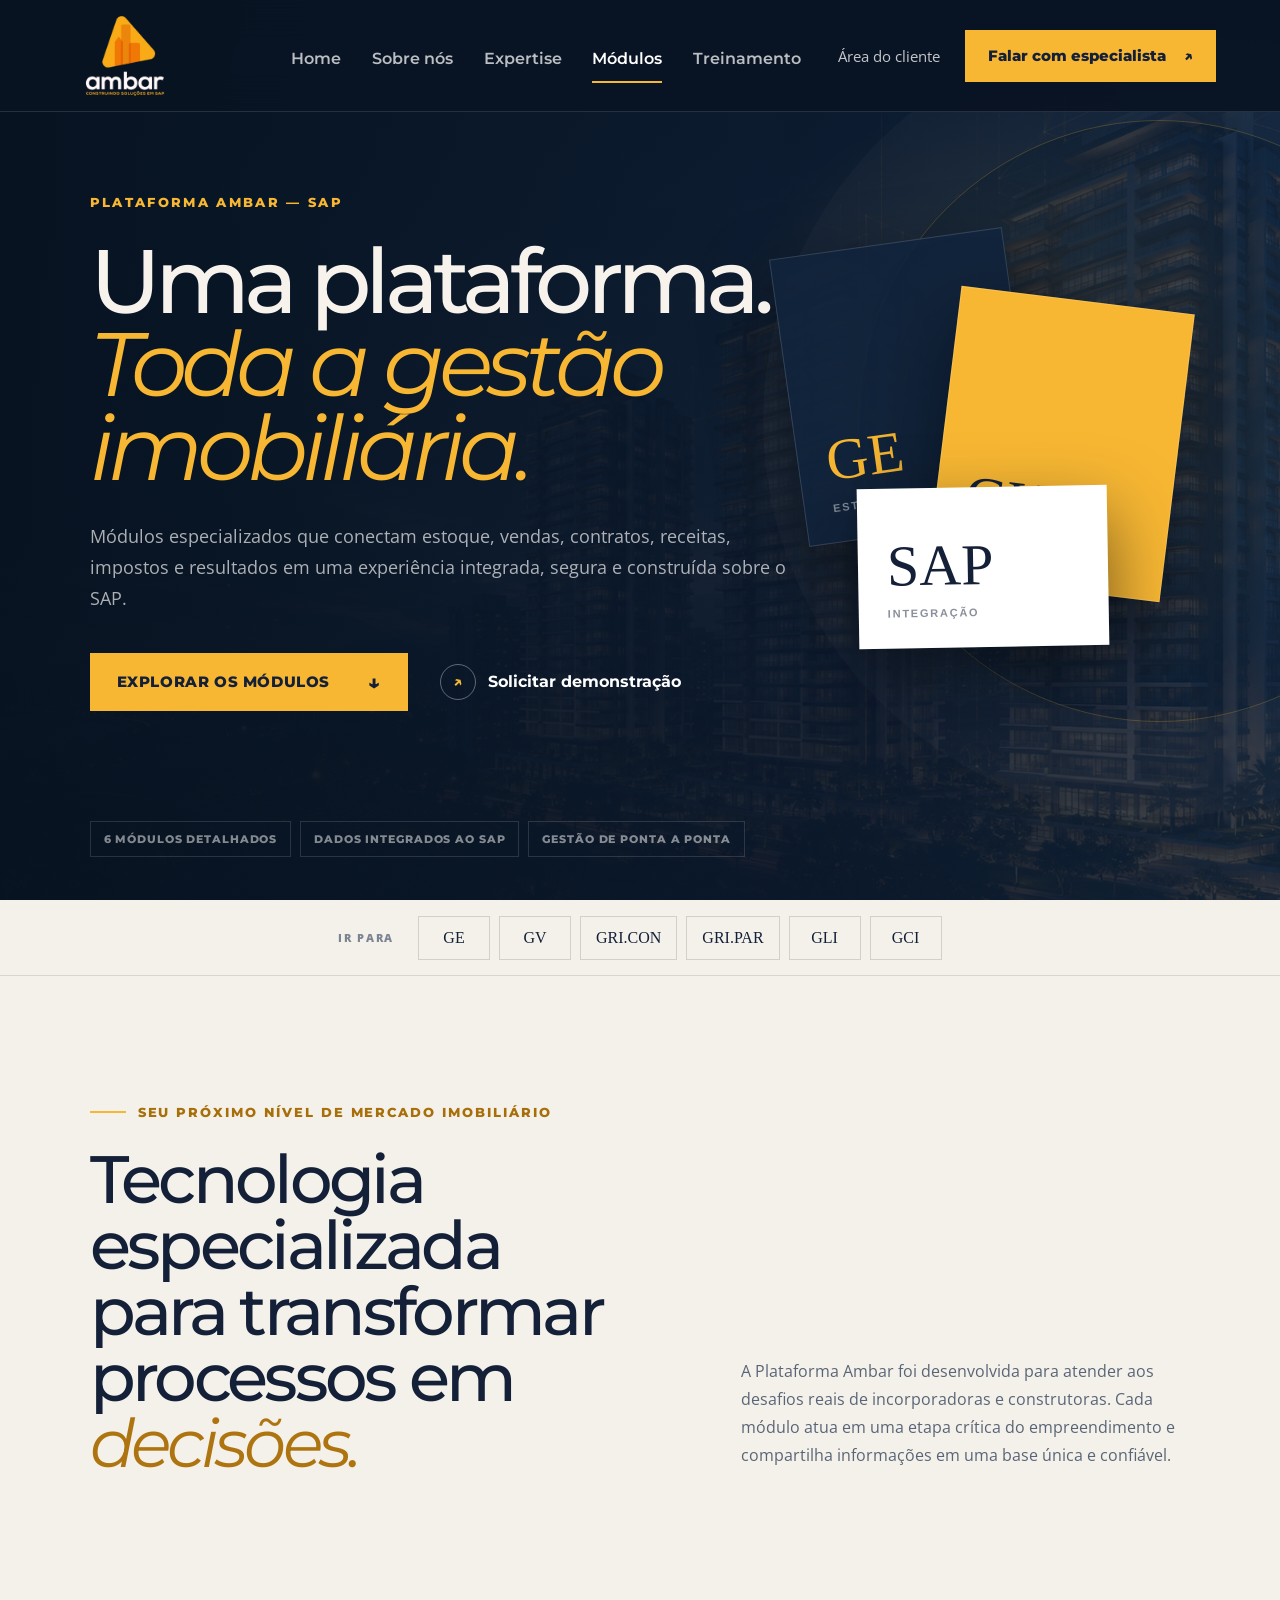
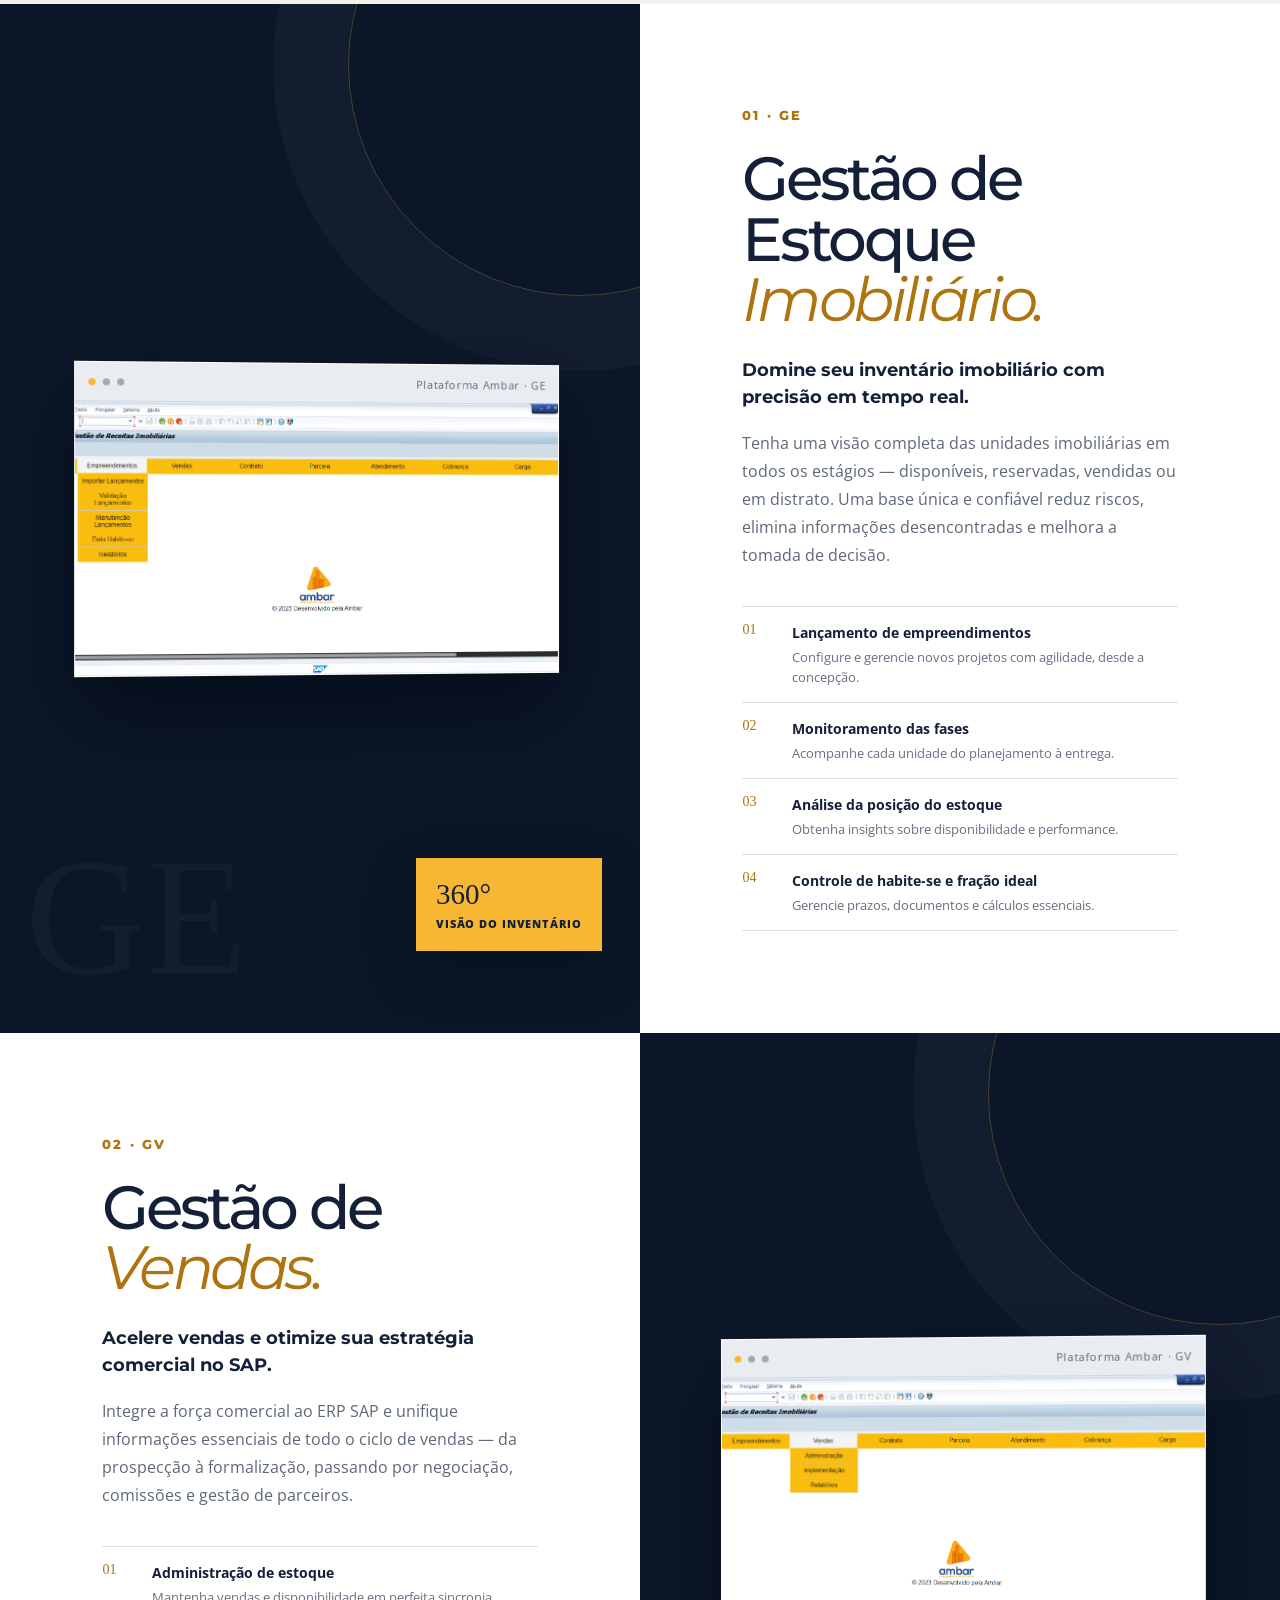
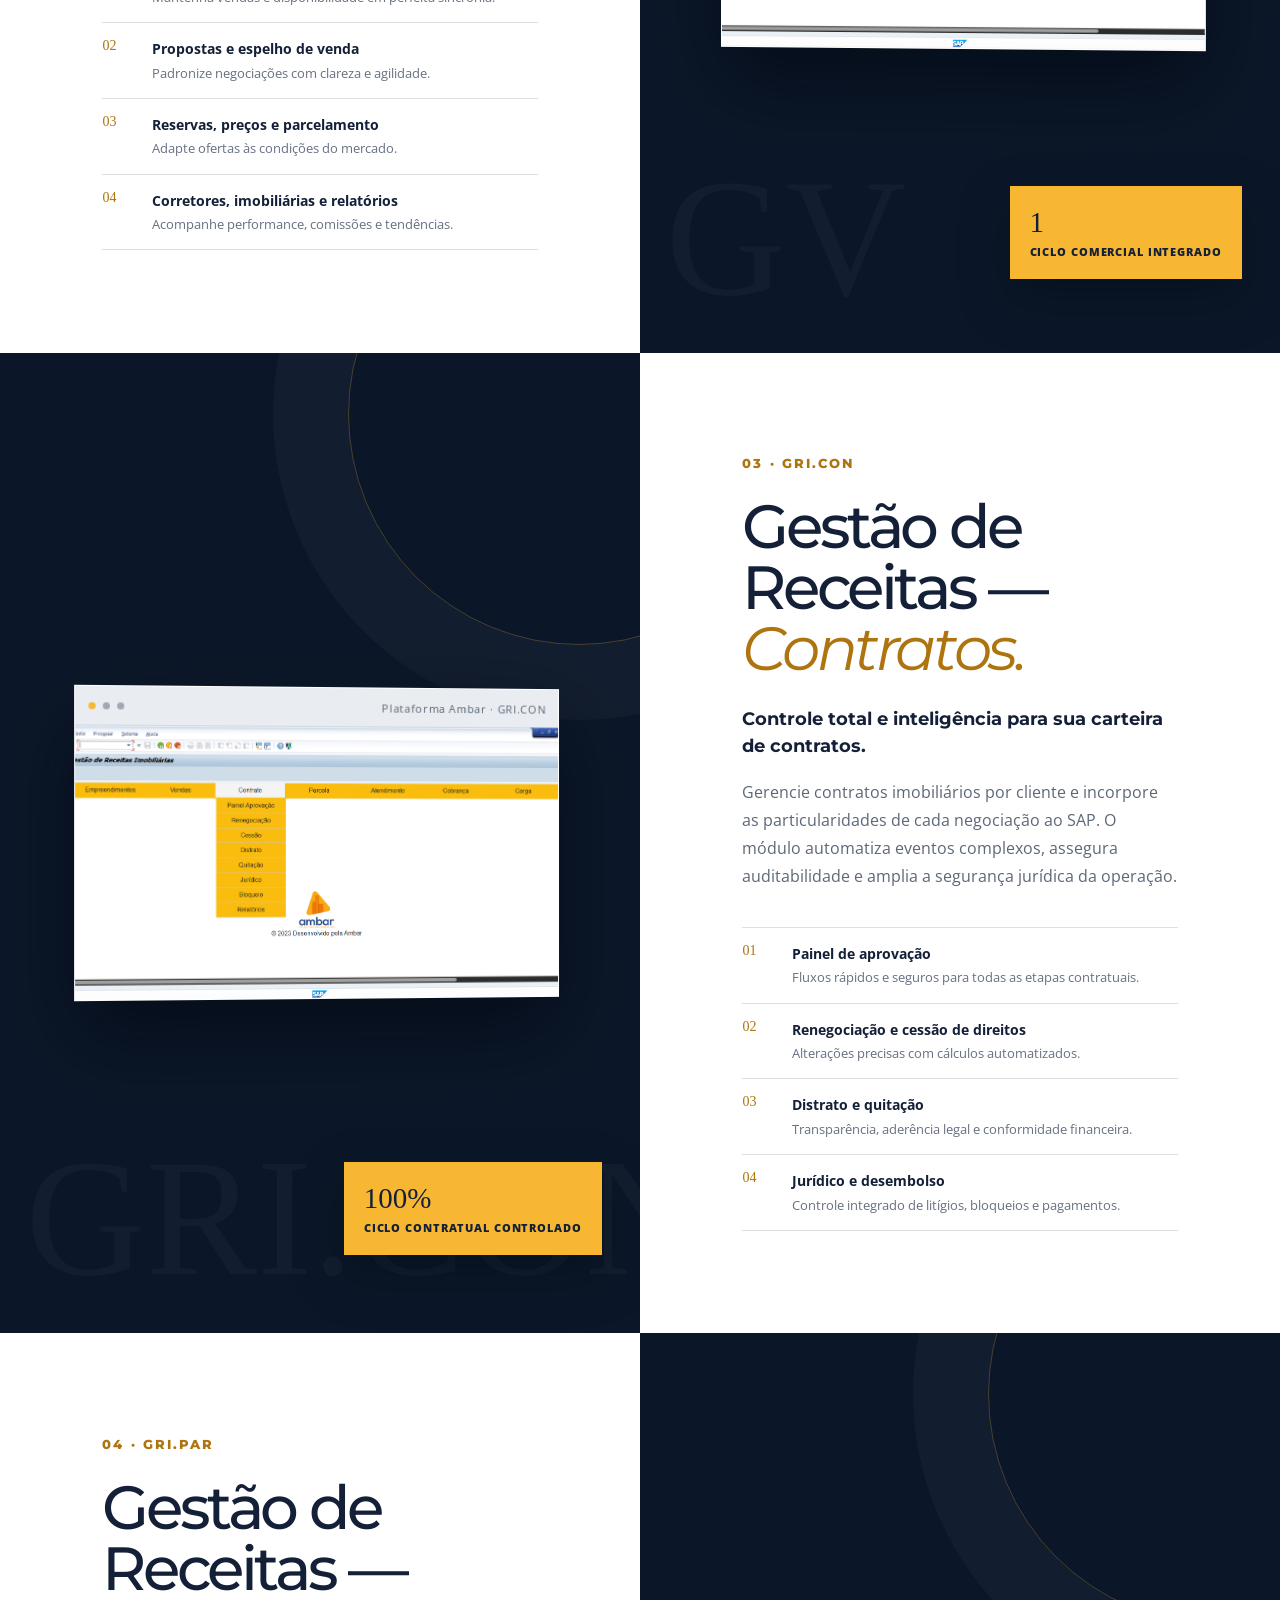
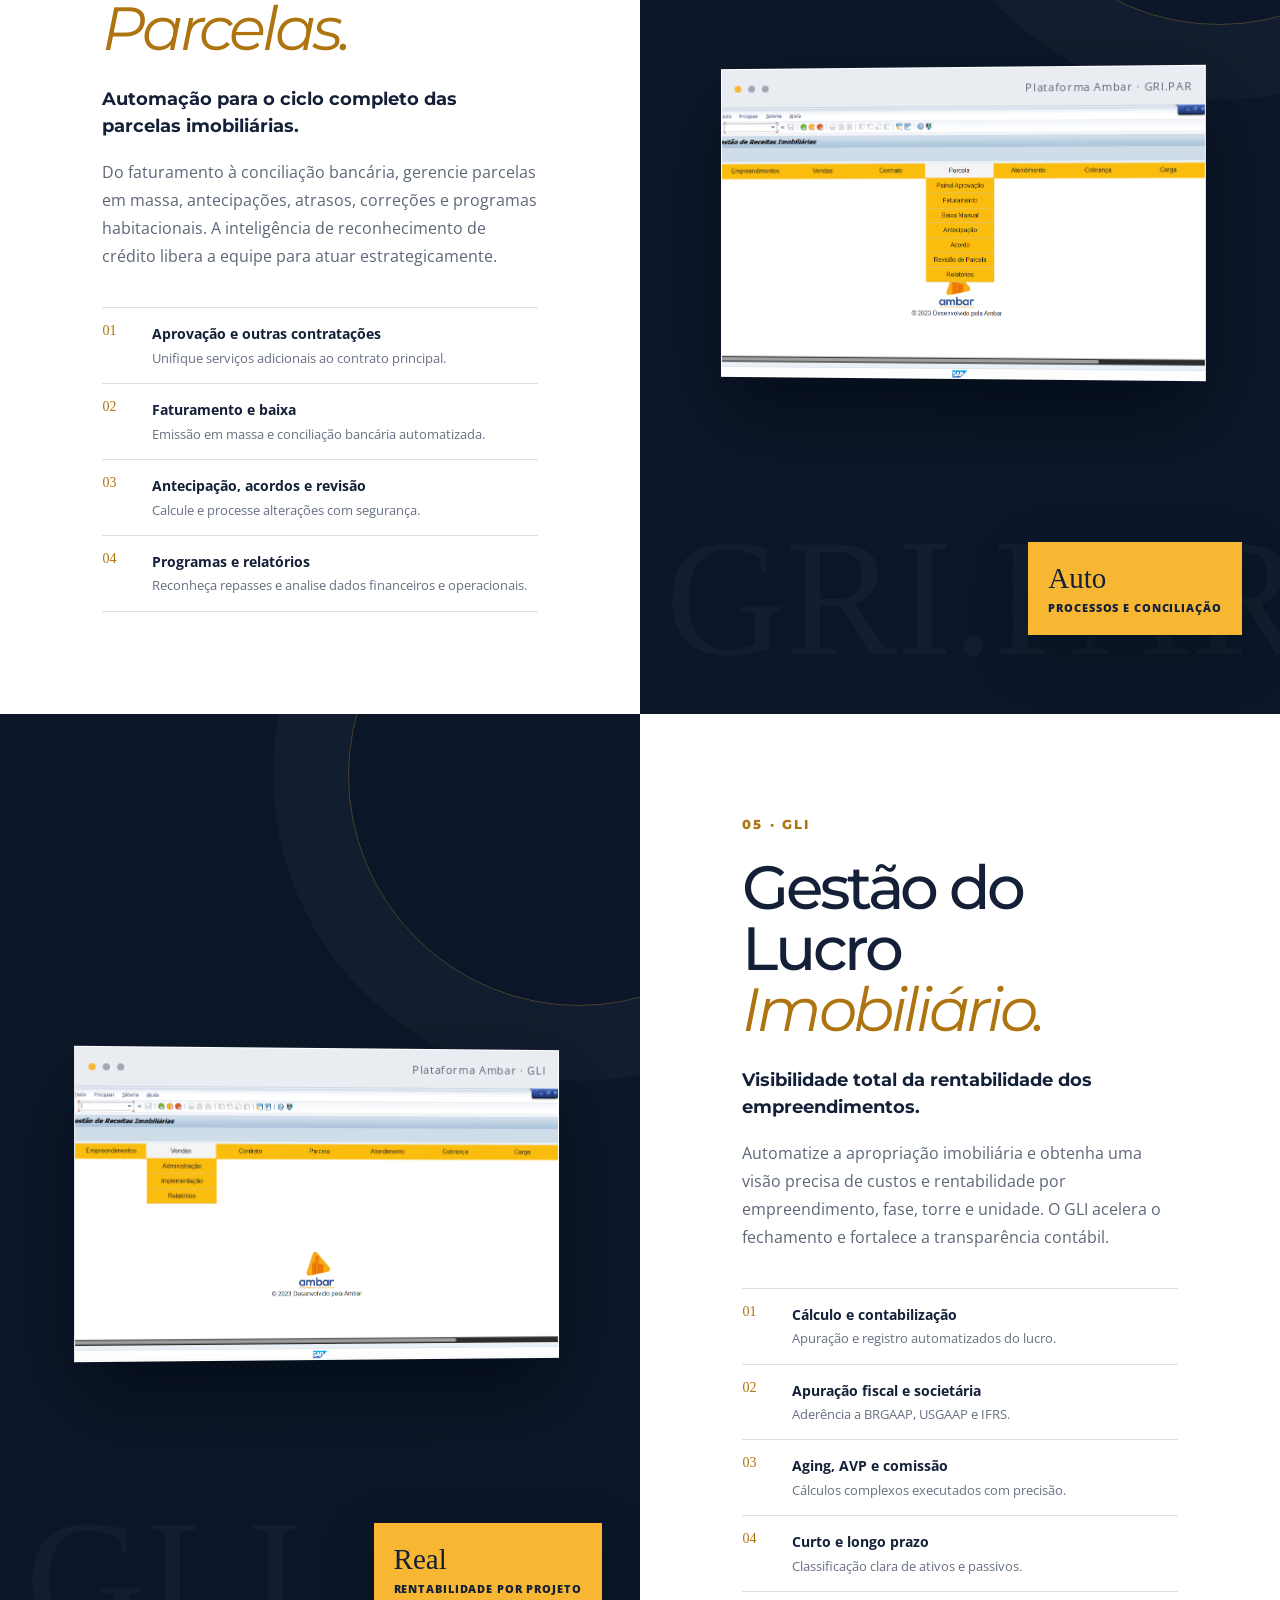
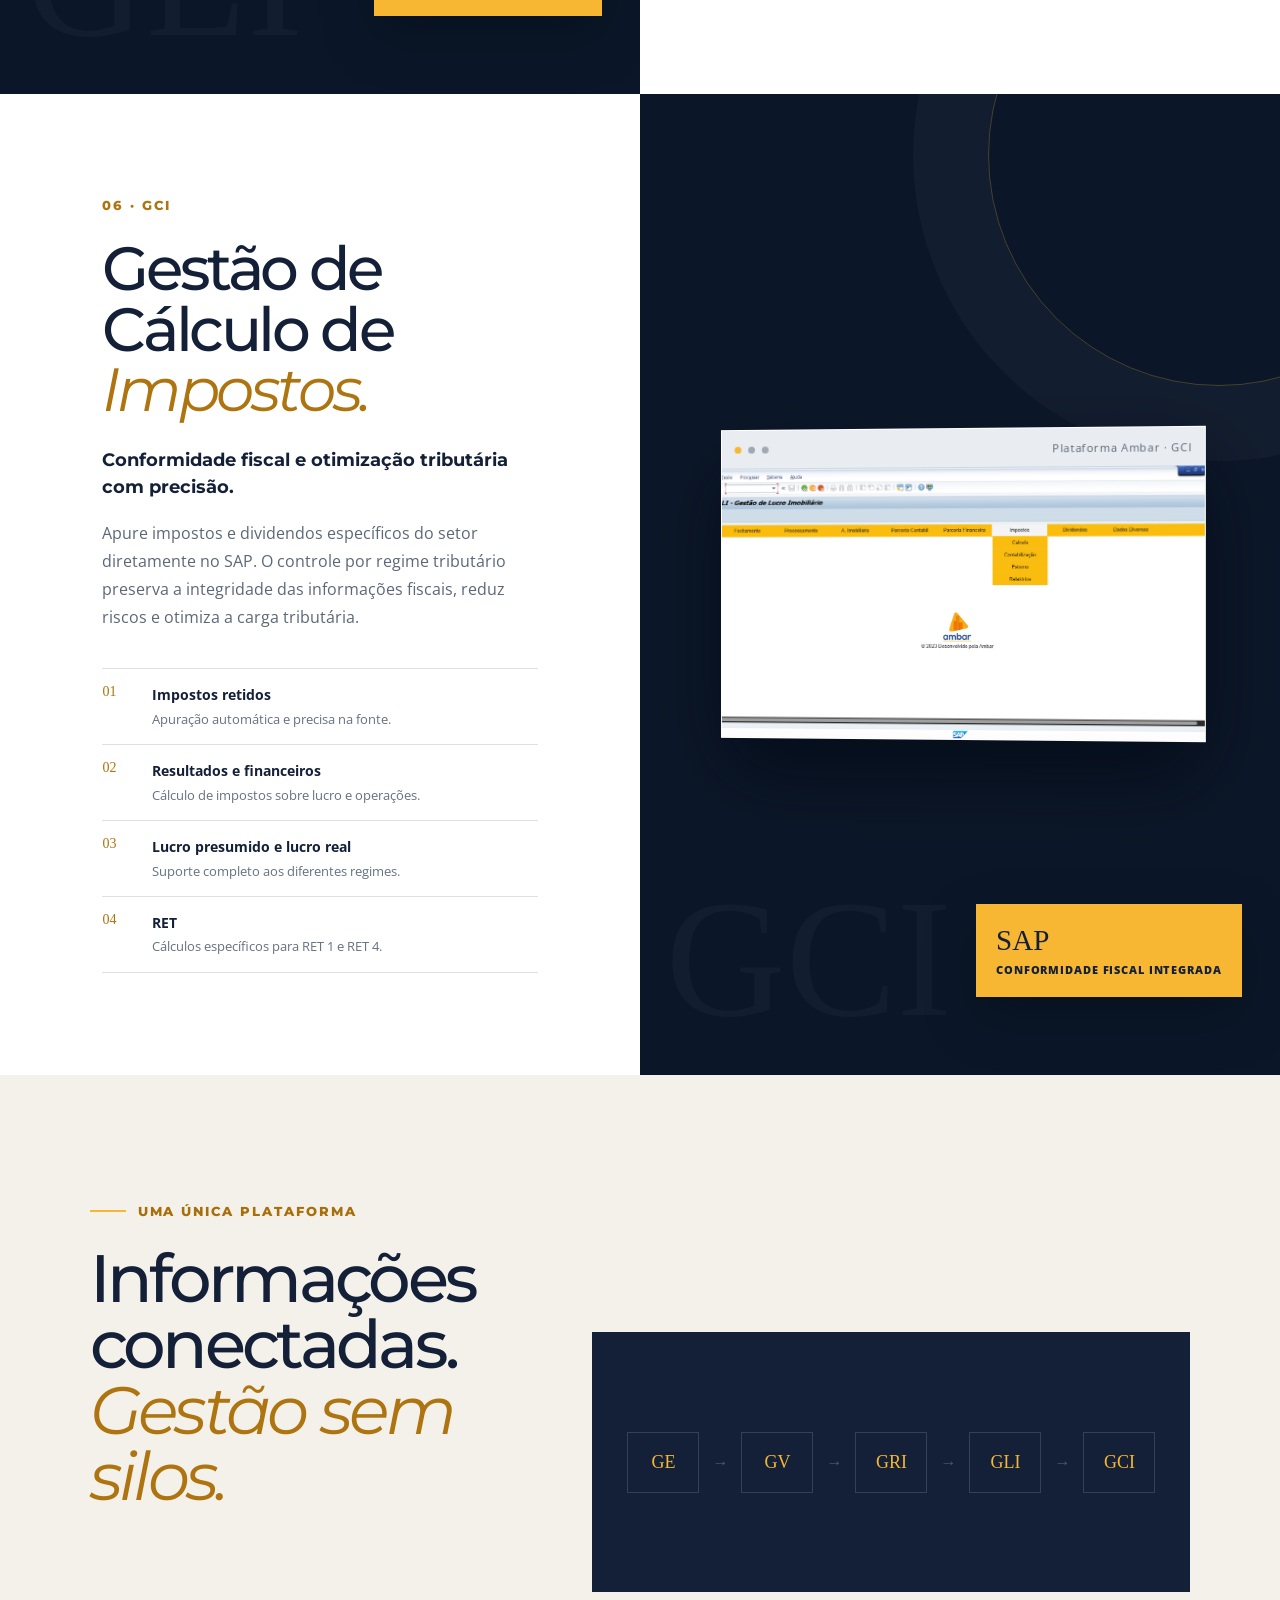
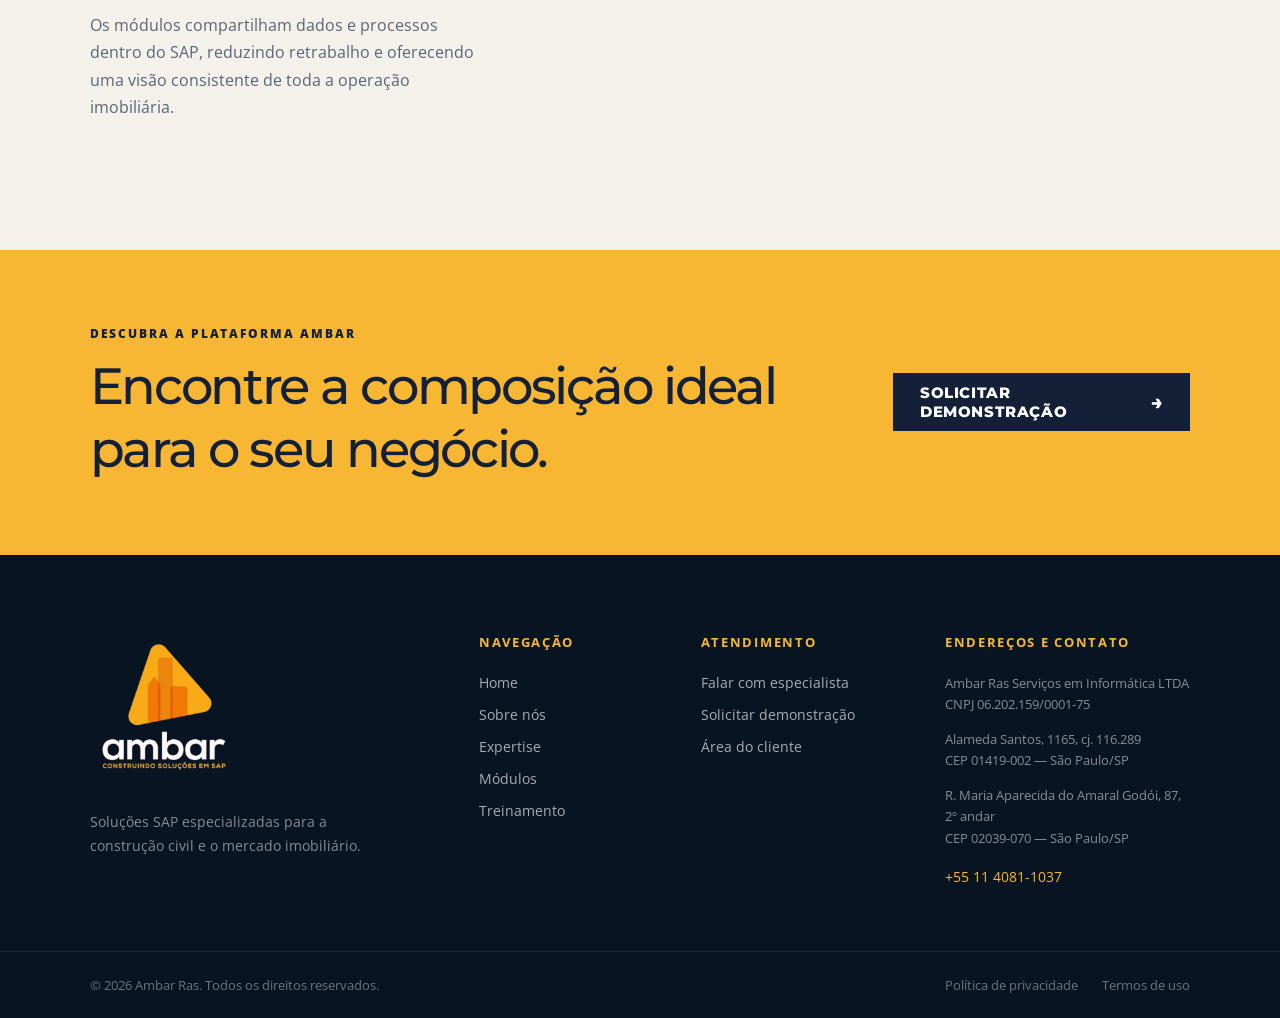
<file: modulos.html>
<!doctype html>
<html lang="pt-BR">
  <head>
    <meta charset="UTF-8" />
    <meta name="viewport" content="width=device-width, initial-scale=1.0" />
    <meta name="description" content="Conheça os módulos da Plataforma Ambar integrados ao SAP para a gestão completa do mercado imobiliário." />
    <title>Módulos — Plataforma Ambar</title>
    <link rel="stylesheet" href="styles-v2.css?v=20261124" />
    <link rel="stylesheet" href="responsive.css?v=20261124b" />
  </head>
  <body class="modules-page">
    <header class="topbar modules-topbar">
      <a class="brand" href="index.html" aria-label="Ambar Ras — início"><img src="images/ambar-logo.png" alt="Ambar — Construindo soluções em SAP" /></a>
      <nav aria-label="Navegação principal"><a href="index.html">Home</a><a href="sobre.html">Sobre nós</a><a href="expertise.html">Expertise</a><a class="active" href="modulos.html" aria-current="page">Módulos</a><a href="treinamento.html">Treinamento</a></nav>
      <div class="actions"><a class="login" href="area-cliente.html">Área do cliente</a><a class="contact" href="index.html#contato">Falar com especialista <span>↗</span></a></div>
    </header>

    <main>
      <section class="modules-hero">
        <div class="modules-hero-copy" data-reveal><p class="about-kicker">PLATAFORMA AMBAR — SAP</p><h1>Uma plataforma.<br /><em>Toda a gestão imobiliária.</em></h1><p>Módulos especializados que conectam estoque, vendas, contratos, receitas, impostos e resultados em uma experiência integrada, segura e construída sobre o SAP.</p><div class="about-hero-actions"><a class="primary" href="#catalogo">Explorar os módulos <span>↓</span></a><a class="secondary" href="index.html#contato"><span>↗</span> Solicitar demonstração</a></div></div>
        <div class="modules-hero-stack" aria-hidden="true"><span class="stack-card stack-one">GE<small>ESTOQUE</small></span><span class="stack-card stack-two">GV<small>VENDAS</small></span><span class="stack-card stack-three">SAP<small>INTEGRAÇÃO</small></span></div>
        <div class="modules-hero-foot" data-reveal><span>6 módulos detalhados</span><span>Dados integrados ao SAP</span><span>Gestão de ponta a ponta</span></div>
      </section>

      <nav class="module-jump" id="catalogo" aria-label="Navegação entre módulos"><span>IR PARA</span><a href="#ge">GE</a><a href="#gv">GV</a><a href="#gri-con">GRI.CON</a><a href="#gri-par">GRI.PAR</a><a href="#gli">GLI</a><a href="#gci">GCI</a></nav>

      <section class="modules-overview">
        <div data-reveal><p class="section-kicker"><span></span> SEU PRÓXIMO NÍVEL DE MERCADO IMOBILIÁRIO</p><h2>Tecnologia especializada para transformar processos em <em>decisões.</em></h2></div>
        <p data-reveal>A Plataforma Ambar foi desenvolvida para atender aos desafios reais de incorporadoras e construtoras. Cada módulo atua em uma etapa crítica do empreendimento e compartilha informações em uma base única e confiável.</p>
      </section>

      <section class="module-detail" id="ge">
        <div class="module-detail-visual" data-reveal><div class="module-screen"><header><i></i><i></i><i></i><span>Plataforma Ambar · GE</span></header><img src="images/modules/ge.png" alt="Tela do módulo Gestão de Estoque" /></div><span class="module-watermark">GE</span><div class="module-metric"><strong>360°</strong><span>visão do inventário</span></div></div>
        <div class="module-detail-copy" data-reveal><p class="module-code">01 · GE</p><h2>Gestão de Estoque <em>Imobiliário.</em></h2><h3>Domine seu inventário imobiliário com precisão em tempo real.</h3><p>Tenha uma visão completa das unidades imobiliárias em todos os estágios — disponíveis, reservadas, vendidas ou em distrato. Uma base única e confiável reduz riscos, elimina informações desencontradas e melhora a tomada de decisão.</p><div class="module-features"><div><span>01</span><p><strong>Lançamento de empreendimentos</strong>Configure e gerencie novos projetos com agilidade, desde a concepção.</p></div><div><span>02</span><p><strong>Monitoramento das fases</strong>Acompanhe cada unidade do planejamento à entrega.</p></div><div><span>03</span><p><strong>Análise da posição do estoque</strong>Obtenha insights sobre disponibilidade e performance.</p></div><div><span>04</span><p><strong>Controle de habite-se e fração ideal</strong>Gerencie prazos, documentos e cálculos essenciais.</p></div></div></div>
      </section>

      <section class="module-detail module-detail-reverse" id="gv">
        <div class="module-detail-visual" data-reveal><div class="module-screen"><header><i></i><i></i><i></i><span>Plataforma Ambar · GV</span></header><img src="images/modules/gv.png" alt="Tela do módulo Gestão de Vendas" /></div><span class="module-watermark">GV</span><div class="module-metric"><strong>1</strong><span>ciclo comercial integrado</span></div></div>
        <div class="module-detail-copy" data-reveal><p class="module-code">02 · GV</p><h2>Gestão de <em>Vendas.</em></h2><h3>Acelere vendas e otimize sua estratégia comercial no SAP.</h3><p>Integre a força comercial ao ERP SAP e unifique informações essenciais de todo o ciclo de vendas — da prospecção à formalização, passando por negociação, comissões e gestão de parceiros.</p><div class="module-features"><div><span>01</span><p><strong>Administração de estoque</strong>Mantenha vendas e disponibilidade em perfeita sincronia.</p></div><div><span>02</span><p><strong>Propostas e espelho de venda</strong>Padronize negociações com clareza e agilidade.</p></div><div><span>03</span><p><strong>Reservas, preços e parcelamento</strong>Adapte ofertas às condições do mercado.</p></div><div><span>04</span><p><strong>Corretores, imobiliárias e relatórios</strong>Acompanhe performance, comissões e tendências.</p></div></div></div>
      </section>

      <section class="module-detail" id="gri-con">
        <div class="module-detail-visual" data-reveal><div class="module-screen"><header><i></i><i></i><i></i><span>Plataforma Ambar · GRI.CON</span></header><img src="images/modules/gri-con.png" alt="Tela do módulo Gestão de Receitas Imobiliárias — Contratos" /></div><span class="module-watermark">GRI.CON</span><div class="module-metric"><strong>100%</strong><span>ciclo contratual controlado</span></div></div>
        <div class="module-detail-copy" data-reveal><p class="module-code">03 · GRI.CON</p><h2>Gestão de Receitas — <em>Contratos.</em></h2><h3>Controle total e inteligência para sua carteira de contratos.</h3><p>Gerencie contratos imobiliários por cliente e incorpore as particularidades de cada negociação ao SAP. O módulo automatiza eventos complexos, assegura auditabilidade e amplia a segurança jurídica da operação.</p><div class="module-features"><div><span>01</span><p><strong>Painel de aprovação</strong>Fluxos rápidos e seguros para todas as etapas contratuais.</p></div><div><span>02</span><p><strong>Renegociação e cessão de direitos</strong>Alterações precisas com cálculos automatizados.</p></div><div><span>03</span><p><strong>Distrato e quitação</strong>Transparência, aderência legal e conformidade financeira.</p></div><div><span>04</span><p><strong>Jurídico e desembolso</strong>Controle integrado de litígios, bloqueios e pagamentos.</p></div></div></div>
      </section>

      <section class="module-detail module-detail-reverse" id="gri-par">
        <div class="module-detail-visual" data-reveal><div class="module-screen"><header><i></i><i></i><i></i><span>Plataforma Ambar · GRI.PAR</span></header><img src="images/modules/gri-par.png" alt="Tela do módulo Gestão de Receitas Imobiliárias — Parcelas" /></div><span class="module-watermark">GRI.PAR</span><div class="module-metric"><strong>Auto</strong><span>processos e conciliação</span></div></div>
        <div class="module-detail-copy" data-reveal><p class="module-code">04 · GRI.PAR</p><h2>Gestão de Receitas — <em>Parcelas.</em></h2><h3>Automação para o ciclo completo das parcelas imobiliárias.</h3><p>Do faturamento à conciliação bancária, gerencie parcelas em massa, antecipações, atrasos, correções e programas habitacionais. A inteligência de reconhecimento de crédito libera a equipe para atuar estrategicamente.</p><div class="module-features"><div><span>01</span><p><strong>Aprovação e outras contratações</strong>Unifique serviços adicionais ao contrato principal.</p></div><div><span>02</span><p><strong>Faturamento e baixa</strong>Emissão em massa e conciliação bancária automatizada.</p></div><div><span>03</span><p><strong>Antecipação, acordos e revisão</strong>Calcule e processe alterações com segurança.</p></div><div><span>04</span><p><strong>Programas e relatórios</strong>Reconheça repasses e analise dados financeiros e operacionais.</p></div></div></div>
      </section>

      <section class="module-detail" id="gli">
        <div class="module-detail-visual" data-reveal><div class="module-screen"><header><i></i><i></i><i></i><span>Plataforma Ambar · GLI</span></header><img src="images/modules/gli.png" alt="Tela do módulo Gestão do Lucro Imobiliário" /></div><span class="module-watermark">GLI</span><div class="module-metric"><strong>Real</strong><span>rentabilidade por projeto</span></div></div>
        <div class="module-detail-copy" data-reveal><p class="module-code">05 · GLI</p><h2>Gestão do Lucro <em>Imobiliário.</em></h2><h3>Visibilidade total da rentabilidade dos empreendimentos.</h3><p>Automatize a apropriação imobiliária e obtenha uma visão precisa de custos e rentabilidade por empreendimento, fase, torre e unidade. O GLI acelera o fechamento e fortalece a transparência contábil.</p><div class="module-features"><div><span>01</span><p><strong>Cálculo e contabilização</strong>Apuração e registro automatizados do lucro.</p></div><div><span>02</span><p><strong>Apuração fiscal e societária</strong>Aderência a BRGAAP, USGAAP e IFRS.</p></div><div><span>03</span><p><strong>Aging, AVP e comissão</strong>Cálculos complexos executados com precisão.</p></div><div><span>04</span><p><strong>Curto e longo prazo</strong>Classificação clara de ativos e passivos.</p></div></div></div>
      </section>

      <section class="module-detail module-detail-reverse" id="gci">
        <div class="module-detail-visual" data-reveal><div class="module-screen"><header><i></i><i></i><i></i><span>Plataforma Ambar · GCI</span></header><img src="images/modules/gci.png" alt="Tela do módulo Gestão de Cálculo de Impostos" /></div><span class="module-watermark">GCI</span><div class="module-metric"><strong>SAP</strong><span>conformidade fiscal integrada</span></div></div>
        <div class="module-detail-copy" data-reveal><p class="module-code">06 · GCI</p><h2>Gestão de Cálculo de <em>Impostos.</em></h2><h3>Conformidade fiscal e otimização tributária com precisão.</h3><p>Apure impostos e dividendos específicos do setor diretamente no SAP. O controle por regime tributário preserva a integridade das informações fiscais, reduz riscos e otimiza a carga tributária.</p><div class="module-features"><div><span>01</span><p><strong>Impostos retidos</strong>Apuração automática e precisa na fonte.</p></div><div><span>02</span><p><strong>Resultados e financeiros</strong>Cálculo de impostos sobre lucro e operações.</p></div><div><span>03</span><p><strong>Lucro presumido e lucro real</strong>Suporte completo aos diferentes regimes.</p></div><div><span>04</span><p><strong>RET</strong>Cálculos específicos para RET 1 e RET 4.</p></div></div></div>
      </section>

      <section class="modules-integration" data-reveal><div><p class="section-kicker"><span></span> UMA ÚNICA PLATAFORMA</p><h2>Informações conectadas.<br /><em>Gestão sem silos.</em></h2></div><div class="integration-flow"><span>GE</span><i>→</i><span>GV</span><i>→</i><span>GRI</span><i>→</i><span>GLI</span><i>→</i><span>GCI</span></div><p>Os módulos compartilham dados e processos dentro do SAP, reduzindo retrabalho e oferecendo uma visão consistente de toda a operação imobiliária.</p></section>
      <section class="modules-final-cta" data-reveal><div><p>DESCUBRA A PLATAFORMA AMBAR</p><h2>Encontre a composição ideal para o seu negócio.</h2></div><a class="primary" href="index.html#contato">Solicitar demonstração <span>→</span></a></section>
    </main>

    <footer class="site-footer">
      <div class="footer-main">
        <div class="footer-brand"><img src="images/ambar-logo.png" alt="Ambar — Construindo soluções em SAP" /><p>Soluções SAP especializadas para a construção civil e o mercado imobiliário.</p></div>
        <div class="footer-column"><strong>Navegação</strong><a href="index.html">Home</a><a href="sobre.html">Sobre nós</a><a href="expertise.html">Expertise</a><a href="modulos.html">Módulos</a><a href="treinamento.html">Treinamento</a></div>
        <div class="footer-column"><strong>Atendimento</strong><a href="index.html#contato">Falar com especialista</a><a href="index.html#contato">Solicitar demonstração</a><a href="area-cliente.html">Área do cliente</a></div>
        <div class="footer-column footer-contact"><strong>Endereços e contato</strong><p>Ambar Ras Serviços em Informática LTDA<br />CNPJ 06.202.159/0001-75</p><p>Alameda Santos, 1165, cj. 116.289<br />CEP 01419-002 — São Paulo/SP</p><p>R. Maria Aparecida do Amaral Godói, 87, 2º andar<br />CEP 02039-070 — São Paulo/SP</p><a href="tel:+551140811037">+55 11 4081-1037</a></div>
      </div>
      <div class="footer-bottom"><span>© <span data-current-year></span> Ambar Ras. Todos os direitos reservados.</span><div><a href="#">Política de privacidade</a><a href="#">Termos de uso</a></div></div>
    </footer>
    <script src="script-v2.js"></script>
  </body>
</html>
</file>
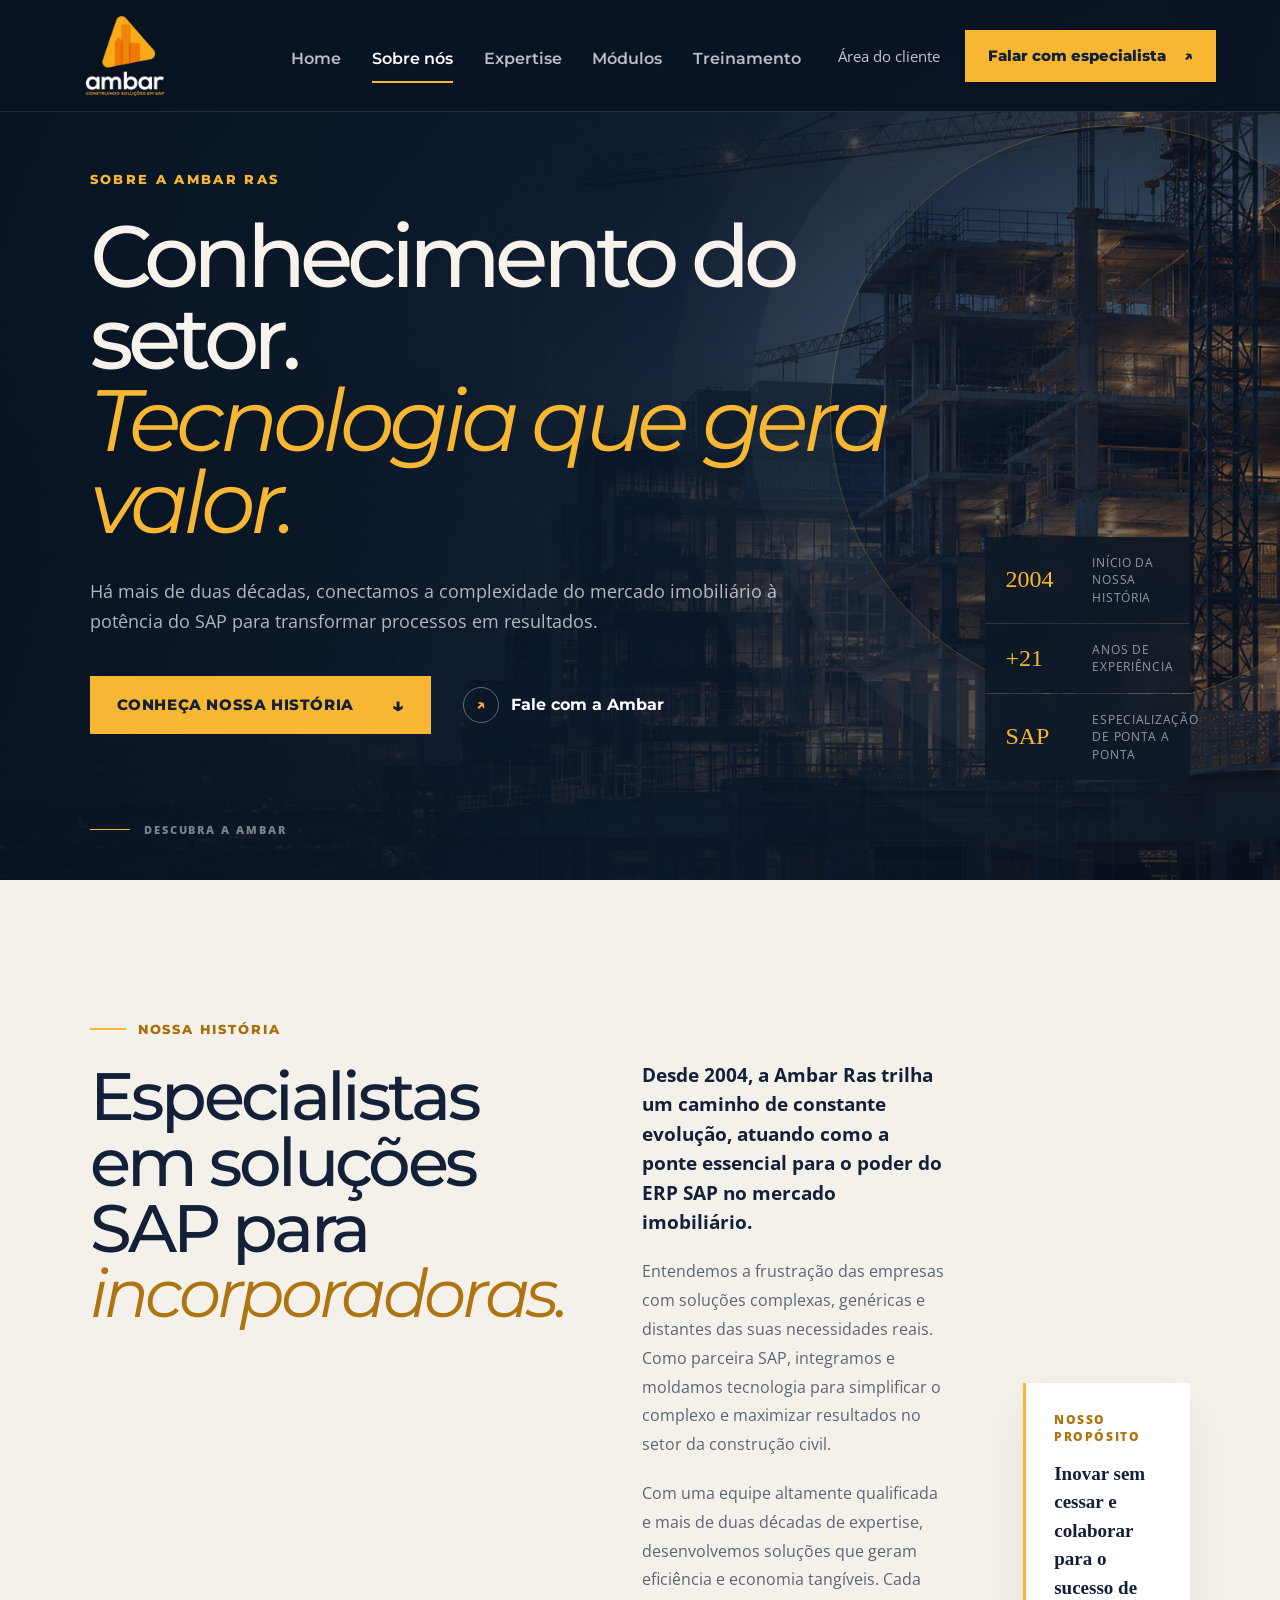
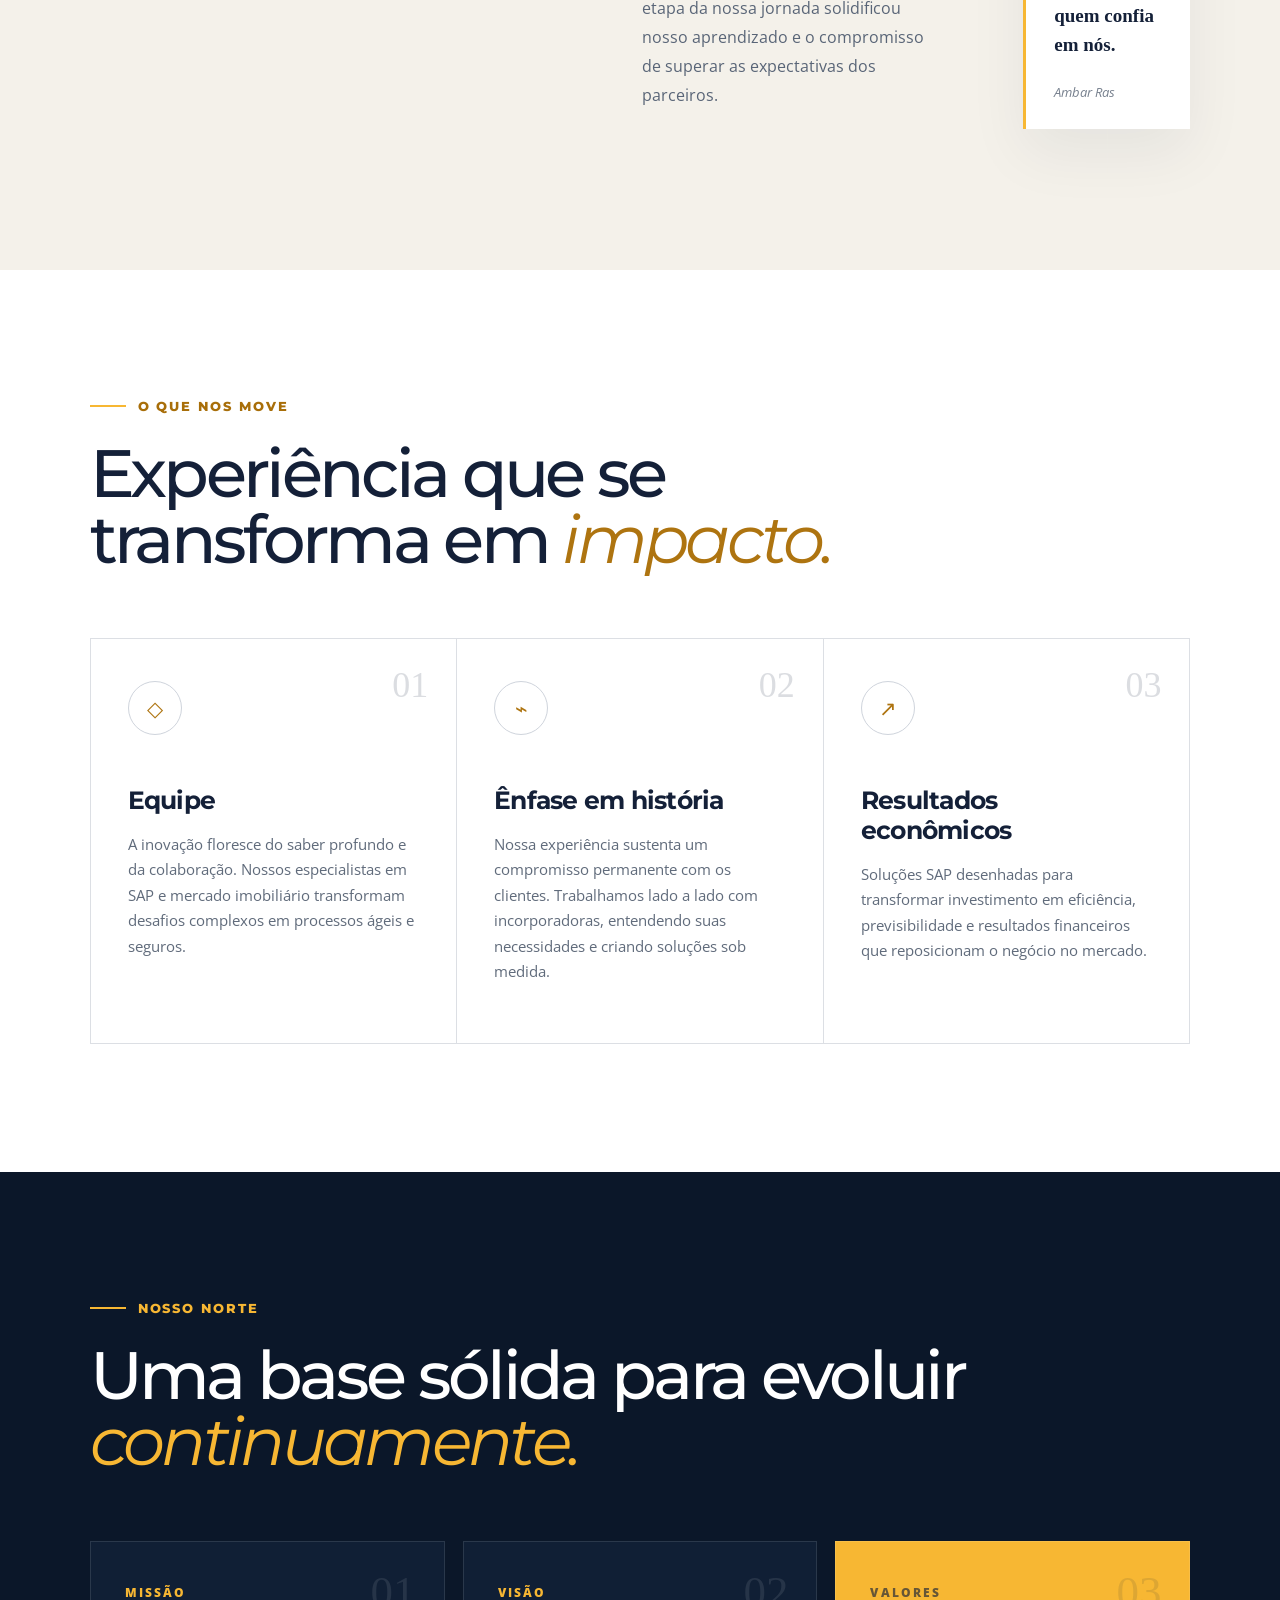
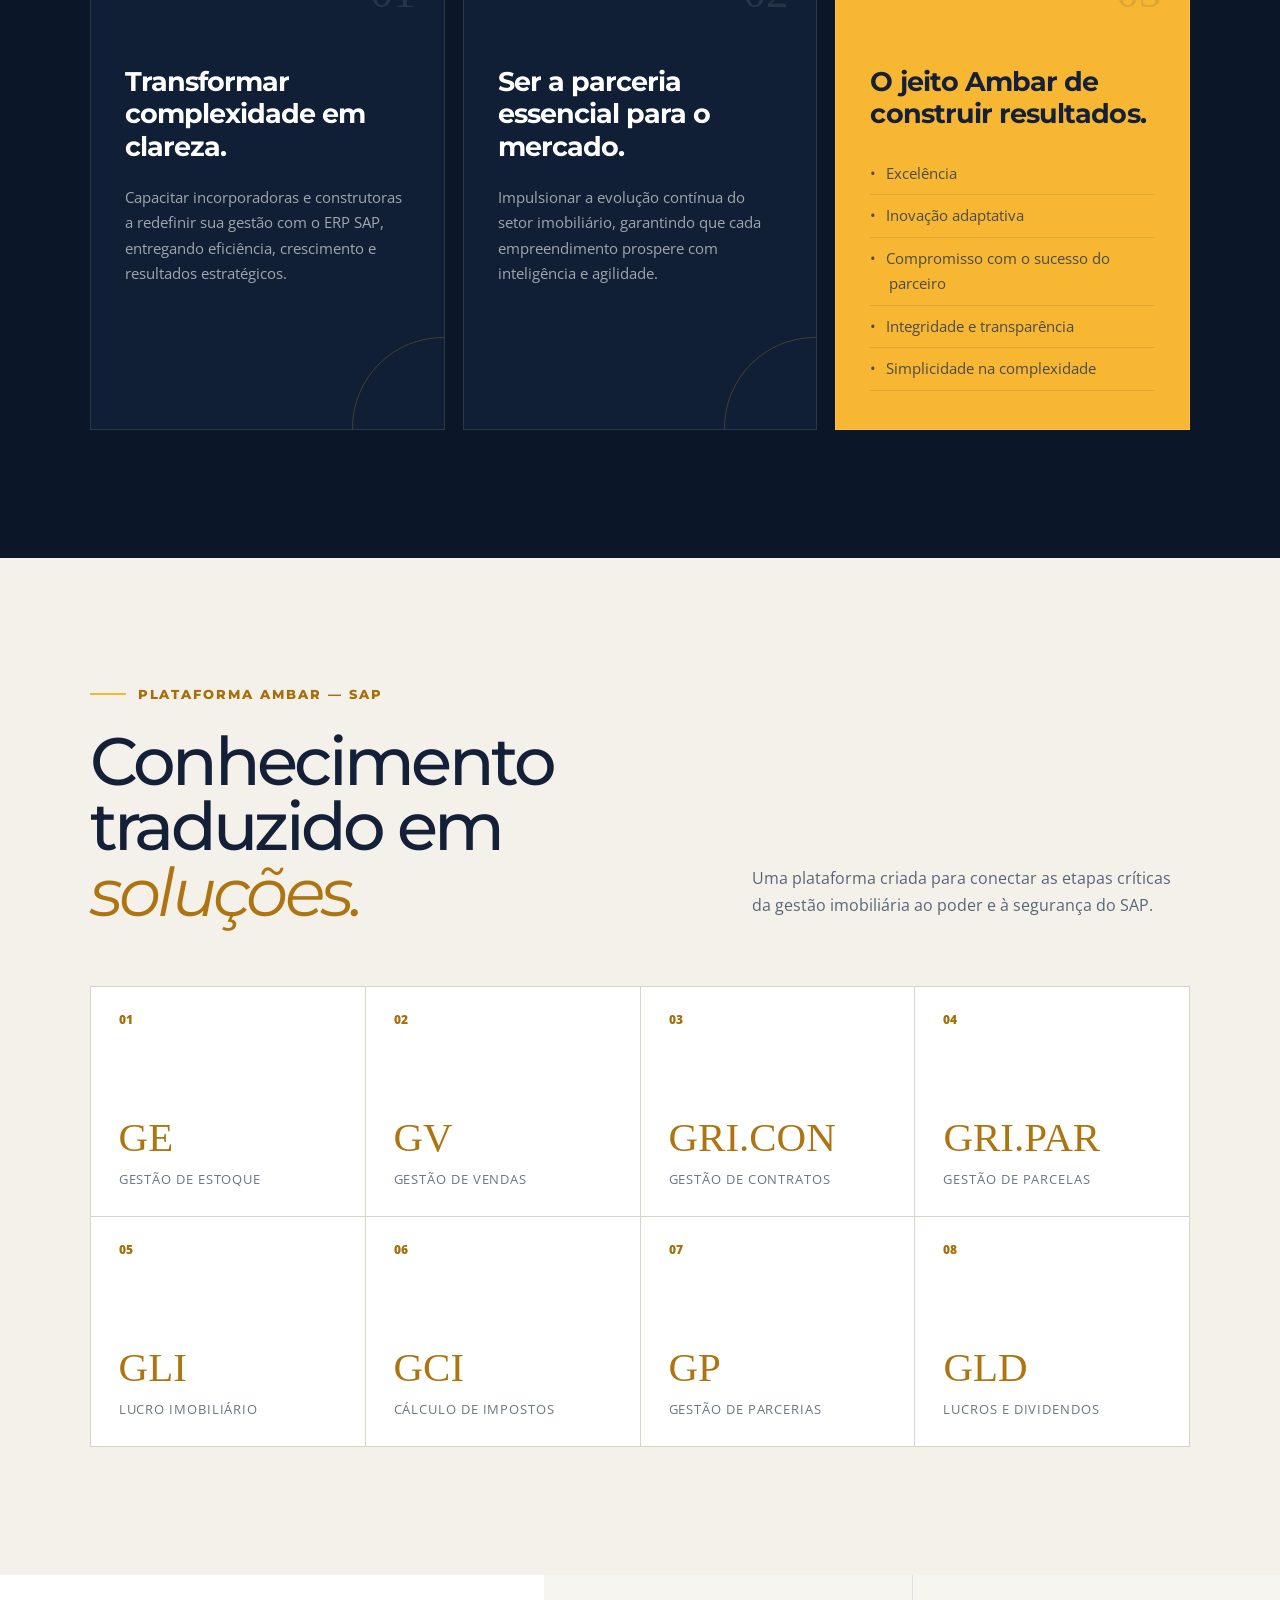
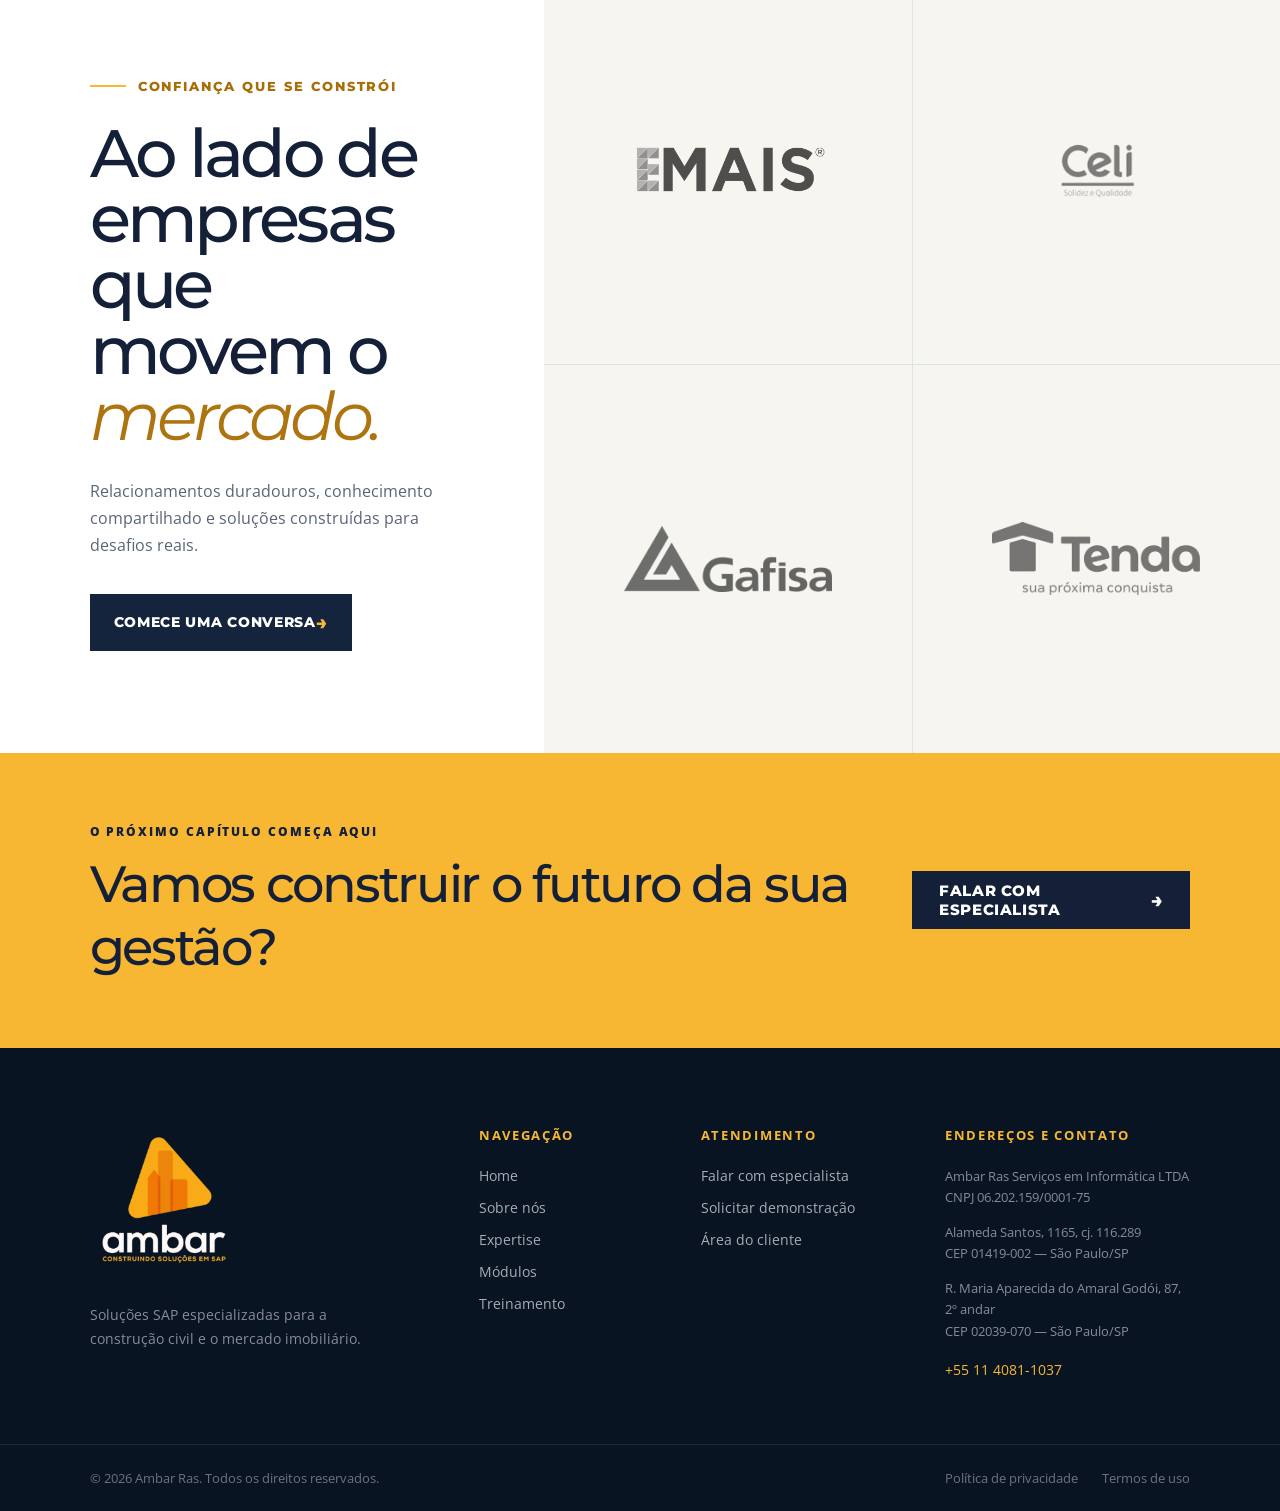
<file: sobre.html>
<!doctype html>
<html lang="pt-BR">
  <head>
    <meta charset="UTF-8" />
    <meta name="viewport" content="width=device-width, initial-scale=1.0" />
    <meta name="description" content="Conheça a Ambar Ras, especialista em soluções SAP para incorporadoras e construtoras desde 2004." />
    <title>Sobre nós — Ambar Ras</title>
    <link rel="stylesheet" href="styles-v2.css?v=20261124" />
    <link rel="stylesheet" href="responsive.css?v=20261124b" />
  </head>
  <body class="about-page">
    <header class="topbar about-topbar">
      <a class="brand" href="index.html" aria-label="Ambar Ras — início"><img src="images/ambar-logo.png" alt="Ambar — Construindo soluções em SAP" /></a>
      <nav aria-label="Navegação principal">
        <a href="index.html">Home</a><a class="active" href="sobre.html" aria-current="page">Sobre nós</a><a href="expertise.html">Expertise</a><a href="modulos.html">Módulos</a><a href="treinamento.html">Treinamento</a>
      </nav>
      <div class="actions"><a class="login" href="area-cliente.html">Área do cliente</a><a class="contact" href="index.html#contato">Falar com especialista <span>↗</span></a></div>
    </header>

    <main>
      <section class="about-hero">
        <div class="about-hero-copy" data-reveal>
          <p class="about-kicker">SOBRE A AMBAR RAS</p>
          <h1>Conhecimento do setor.<br /><em>Tecnologia que gera valor.</em></h1>
          <p>Há mais de duas décadas, conectamos a complexidade do mercado imobiliário à potência do SAP para transformar processos em resultados.</p>
          <div class="about-hero-actions"><a class="primary" href="#historia">Conheça nossa história <span>↓</span></a><a class="secondary" href="index.html#contato"><span>↗</span> Fale com a Ambar</a></div>
        </div>
        <div class="about-hero-stats" data-reveal>
          <div><strong>2004</strong><span>Início da nossa história</span></div>
          <div><strong>+21</strong><span>Anos de experiência</span></div>
          <div><strong>SAP</strong><span>Especialização de ponta a ponta</span></div>
        </div>
        <a class="about-scroll" href="#historia" aria-label="Ir para nossa história"><span></span> DESCUBRA A AMBAR</a>
      </section>

      <section class="about-story" id="historia">
        <div class="about-story-title" data-reveal>
          <p class="section-kicker"><span></span> NOSSA HISTÓRIA</p>
          <h2>Especialistas em soluções SAP para <em>incorporadoras.</em></h2>
        </div>
        <div class="about-story-copy" data-reveal>
          <p class="story-lead">Desde 2004, a Ambar Ras trilha um caminho de constante evolução, atuando como a ponte essencial para o poder do ERP SAP no mercado imobiliário.</p>
          <p>Entendemos a frustração das empresas com soluções complexas, genéricas e distantes das suas necessidades reais. Como parceira SAP, integramos e moldamos tecnologia para simplificar o complexo e maximizar resultados no setor da construção civil.</p>
          <p>Com uma equipe altamente qualificada e mais de duas décadas de expertise, desenvolvemos soluções que geram eficiência e economia tangíveis. Cada etapa da nossa jornada solidificou nosso aprendizado e o compromisso de superar as expectativas dos parceiros.</p>
        </div>
        <aside class="story-signature" data-reveal><span>Nosso propósito</span><strong>Inovar sem cessar e colaborar para o sucesso de quem confia em nós.</strong><i>Ambar Ras</i></aside>
      </section>

      <section class="about-pillars" aria-labelledby="pillars-title">
        <div class="pillars-heading" data-reveal><p class="section-kicker"><span></span> O QUE NOS MOVE</p><h2 id="pillars-title">Experiência que se transforma em <em>impacto.</em></h2></div>
        <div class="pillars-grid">
          <article data-reveal><span>01</span><div class="pillar-icon">◇</div><h3>Equipe</h3><p>A inovação floresce do saber profundo e da colaboração. Nossos especialistas em SAP e mercado imobiliário transformam desafios complexos em processos ágeis e seguros.</p></article>
          <article data-reveal><span>02</span><div class="pillar-icon">⌁</div><h3>Ênfase em história</h3><p>Nossa experiência sustenta um compromisso permanente com os clientes. Trabalhamos lado a lado com incorporadoras, entendendo suas necessidades e criando soluções sob medida.</p></article>
          <article data-reveal><span>03</span><div class="pillar-icon">↗</div><h3>Resultados econômicos</h3><p>Soluções SAP desenhadas para transformar investimento em eficiência, previsibilidade e resultados financeiros que reposicionam o negócio no mercado.</p></article>
        </div>
      </section>

      <section class="purpose-section">
        <div class="purpose-heading" data-reveal><p class="section-kicker"><span></span> NOSSO NORTE</p><h2>Uma base sólida para evoluir <em>continuamente.</em></h2></div>
        <div class="purpose-grid">
          <article data-reveal><span class="purpose-number">01</span><small>MISSÃO</small><h3>Transformar complexidade em clareza.</h3><p>Capacitar incorporadoras e construtoras a redefinir sua gestão com o ERP SAP, entregando eficiência, crescimento e resultados estratégicos.</p></article>
          <article data-reveal><span class="purpose-number">02</span><small>VISÃO</small><h3>Ser a parceria essencial para o mercado.</h3><p>Impulsionar a evolução contínua do setor imobiliário, garantindo que cada empreendimento prospere com inteligência e agilidade.</p></article>
          <article class="purpose-values" data-reveal><span class="purpose-number">03</span><small>VALORES</small><h3>O jeito Ambar de construir resultados.</h3><ul><li>Excelência</li><li>Inovação adaptativa</li><li>Compromisso com o sucesso do parceiro</li><li>Integridade e transparência</li><li>Simplicidade na complexidade</li></ul></article>
        </div>
      </section>

      <section class="about-modules" aria-labelledby="about-modules-title">
        <div class="about-modules-heading" data-reveal><div><p class="section-kicker"><span></span> PLATAFORMA AMBAR — SAP</p><h2 id="about-modules-title">Conhecimento traduzido em <em>soluções.</em></h2></div><p>Uma plataforma criada para conectar as etapas críticas da gestão imobiliária ao poder e à segurança do SAP.</p></div>
        <div class="about-module-grid">
          <a href="index.html#modulos" data-reveal><span>01</span><strong>GE</strong><small>Gestão de Estoque</small><i>↗</i></a>
          <a href="index.html#modulos" data-reveal><span>02</span><strong>GV</strong><small>Gestão de Vendas</small><i>↗</i></a>
          <a href="index.html#modulos" data-reveal><span>03</span><strong>GRI.CON</strong><small>Gestão de Contratos</small><i>↗</i></a>
          <a href="index.html#modulos" data-reveal><span>04</span><strong>GRI.PAR</strong><small>Gestão de Parcelas</small><i>↗</i></a>
          <a href="index.html#modulos" data-reveal><span>05</span><strong>GLI</strong><small>Lucro Imobiliário</small><i>↗</i></a>
          <a href="index.html#modulos" data-reveal><span>06</span><strong>GCI</strong><small>Cálculo de Impostos</small><i>↗</i></a>
          <a href="index.html#modulos" data-reveal><span>07</span><strong>GP</strong><small>Gestão de Parcerias</small><i>↗</i></a>
          <a href="index.html#modulos" data-reveal><span>08</span><strong>GLD</strong><small>Lucros e Dividendos</small><i>↗</i></a>
        </div>
      </section>

      <section class="about-partners">
        <div class="about-partners-copy" data-reveal><p class="section-kicker"><span></span> CONFIANÇA QUE SE CONSTRÓI</p><h2>Ao lado de empresas que movem o <em>mercado.</em></h2><p>Relacionamentos duradouros, conhecimento compartilhado e soluções construídas para desafios reais.</p><a class="dark-cta" href="index.html#contato">Comece uma conversa <span>→</span></a></div>
        <div class="about-partner-logos" data-reveal><div><img src="images/partners/emais.png" alt="Emais" /></div><div><img src="images/partners/celi.png" alt="Celi" /></div><div><img src="images/partners/gafisa.png" alt="Gafisa" /></div><div><img src="images/partners/tenda.png" alt="Tenda" /></div></div>
      </section>

      <section class="about-cta" data-reveal><div><p>O PRÓXIMO CAPÍTULO COMEÇA AQUI</p><h2>Vamos construir o futuro da sua gestão?</h2></div><a class="primary" href="index.html#contato">Falar com especialista <span>→</span></a></section>
    </main>

    <footer class="site-footer">
      <div class="footer-main">
        <div class="footer-brand"><img src="images/ambar-logo.png" alt="Ambar — Construindo soluções em SAP" /><p>Soluções SAP especializadas para a construção civil e o mercado imobiliário.</p></div>
        <div class="footer-column"><strong>Navegação</strong><a href="index.html">Home</a><a href="sobre.html">Sobre nós</a><a href="expertise.html">Expertise</a><a href="modulos.html">Módulos</a><a href="treinamento.html">Treinamento</a></div>
        <div class="footer-column"><strong>Atendimento</strong><a href="index.html#contato">Falar com especialista</a><a href="index.html#contato">Solicitar demonstração</a><a href="area-cliente.html">Área do cliente</a></div>
        <div class="footer-column footer-contact"><strong>Endereços e contato</strong><p>Ambar Ras Serviços em Informática LTDA<br />CNPJ 06.202.159/0001-75</p><p>Alameda Santos, 1165, cj. 116.289<br />CEP 01419-002 — São Paulo/SP</p><p>R. Maria Aparecida do Amaral Godói, 87, 2º andar<br />CEP 02039-070 — São Paulo/SP</p><a href="tel:+551140811037">+55 11 4081-1037</a></div>
      </div>
      <div class="footer-bottom"><span>© <span data-current-year></span> Ambar Ras. Todos os direitos reservados.</span><div><a href="#">Política de privacidade</a><a href="#">Termos de uso</a></div></div>
    </footer>
    <script src="script-v2.js"></script>
  </body>
</html>
</file>
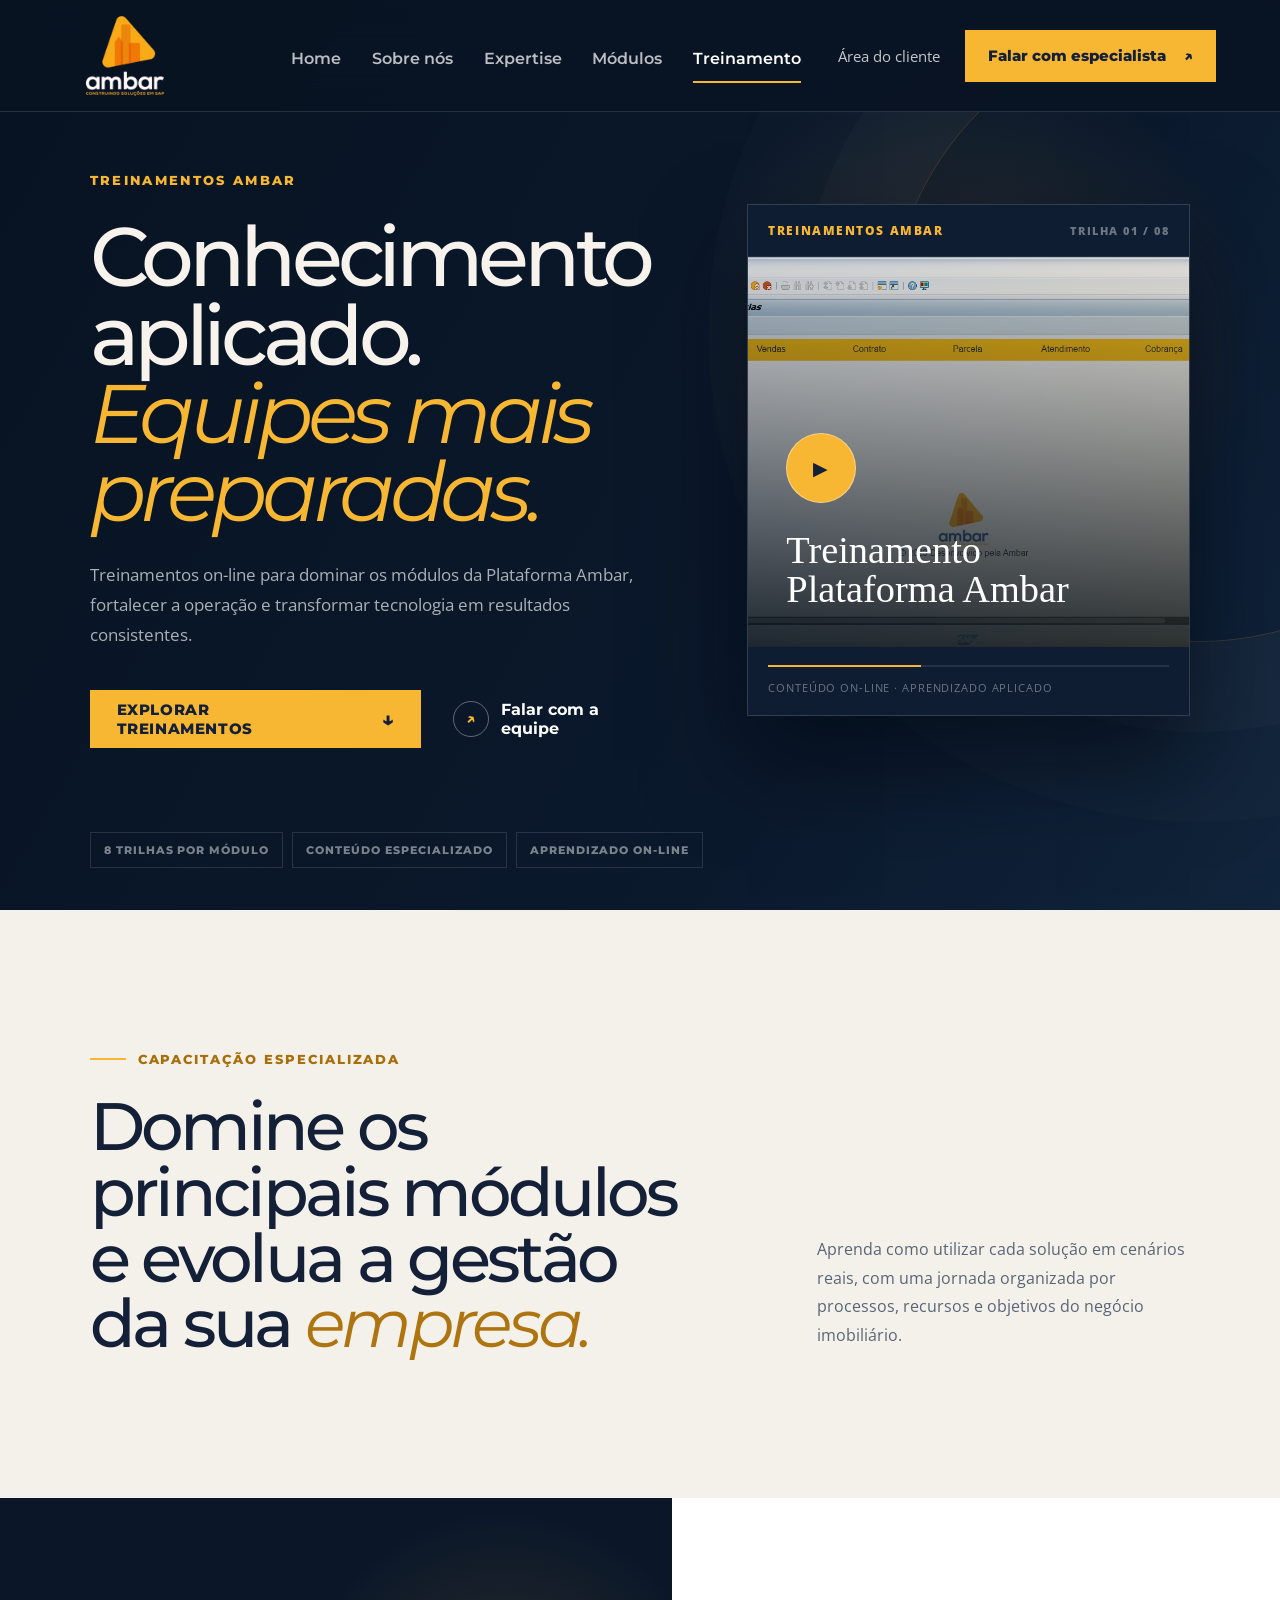
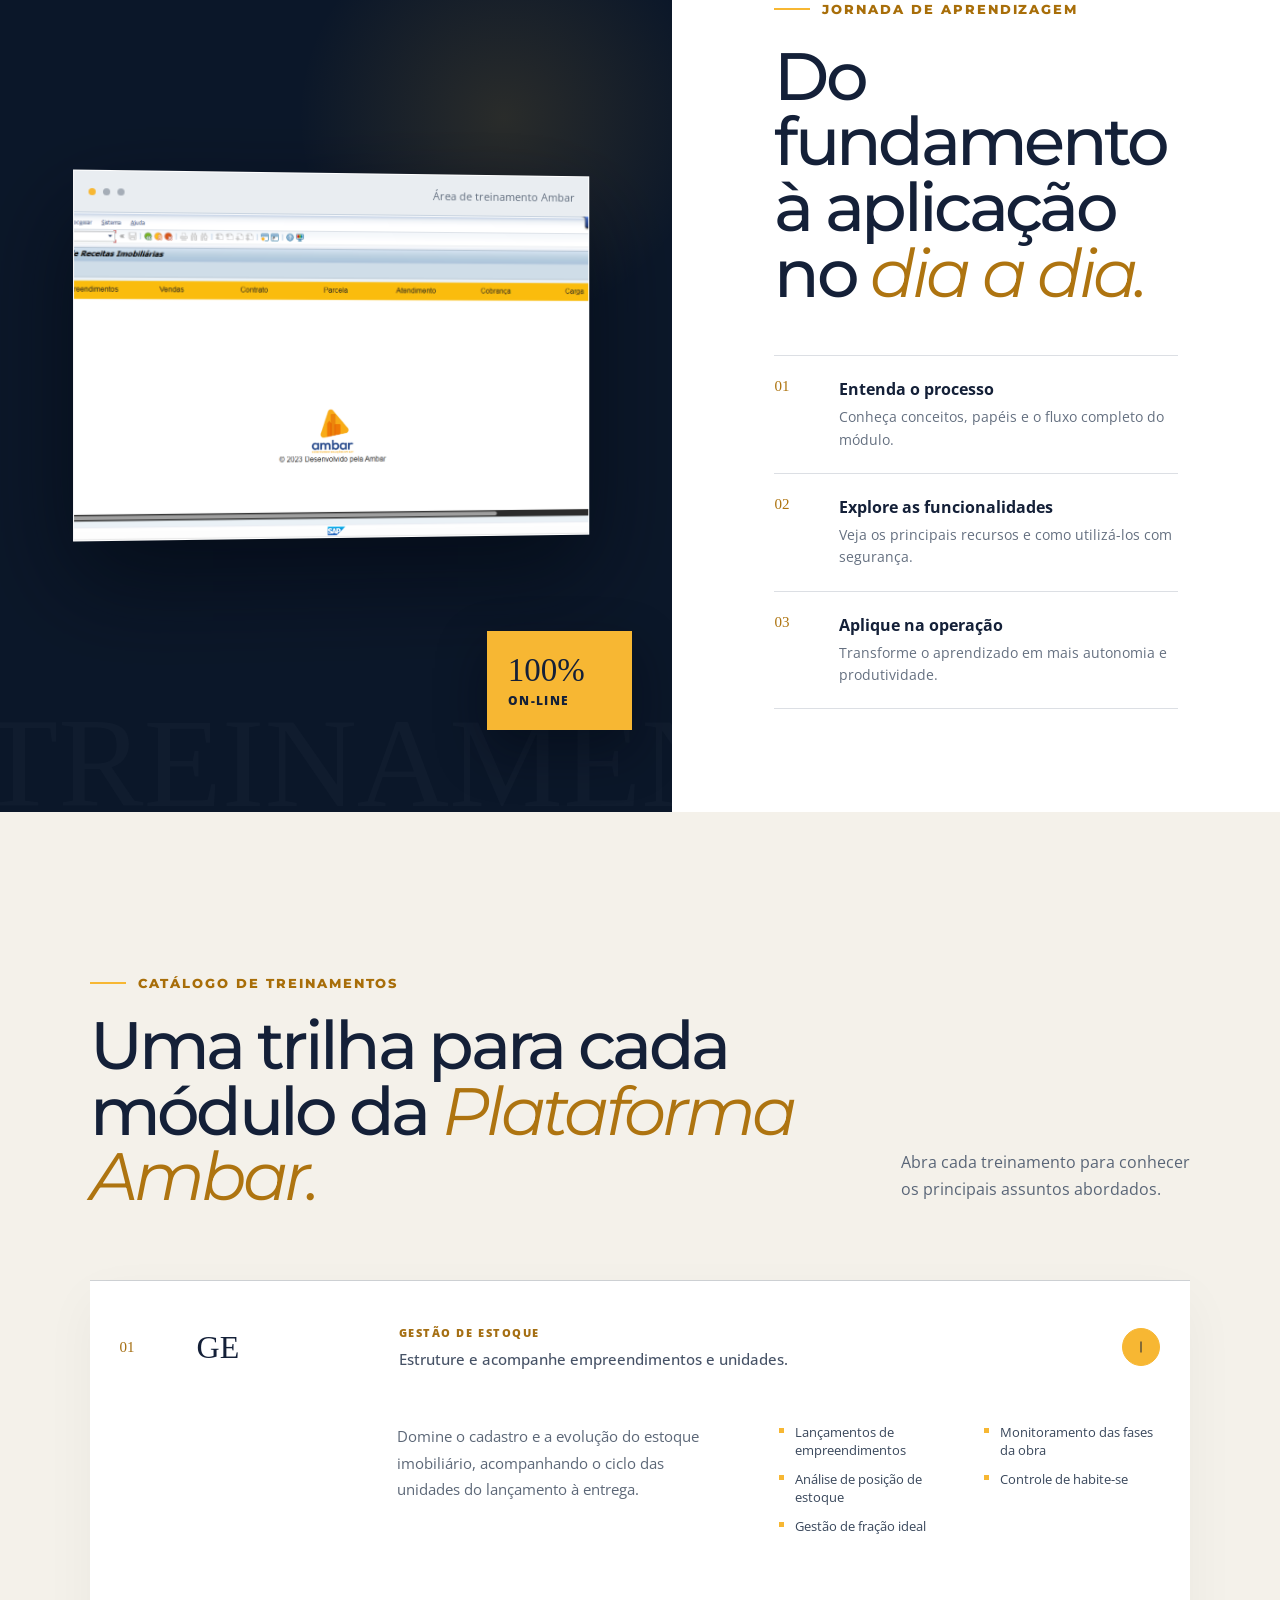
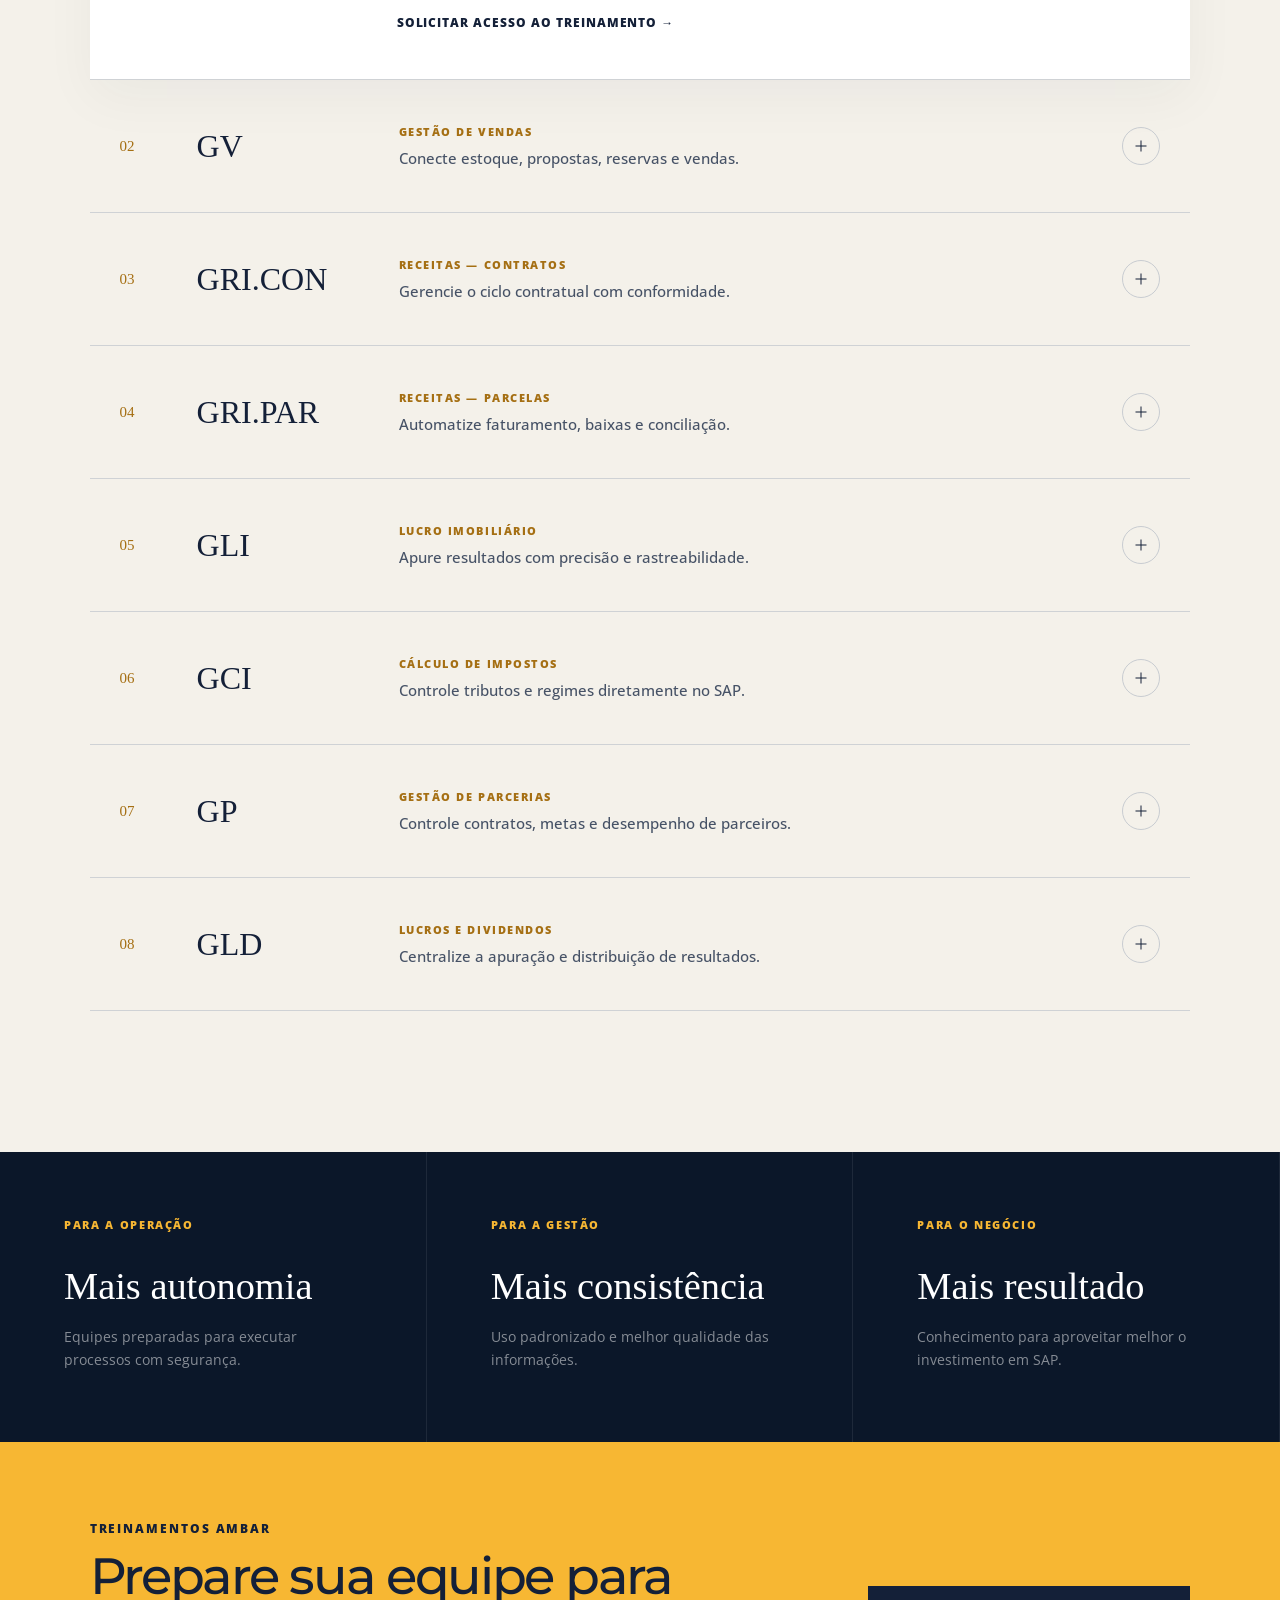
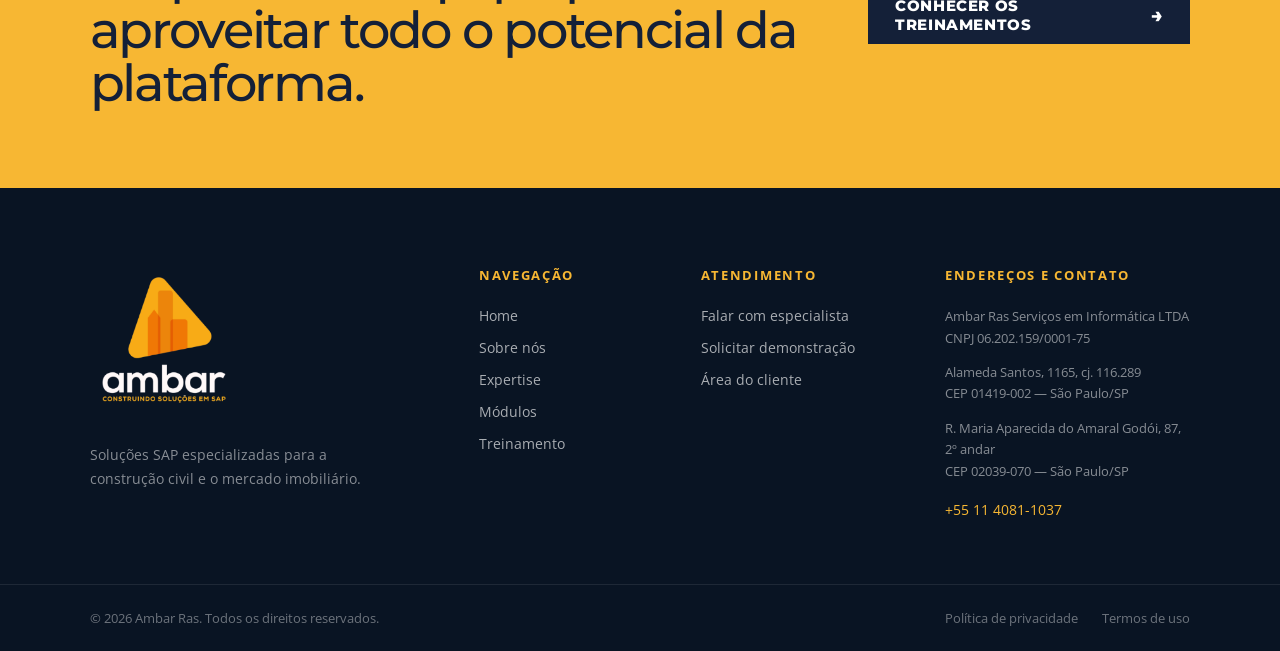
<file: treinamento.html>
<!doctype html>
<html lang="pt-BR">
<head><meta charset="UTF-8"><meta name="viewport" content="width=device-width,initial-scale=1.0"><meta name="description" content="Treinamentos on-line para os módulos da Plataforma Ambar integrada ao SAP."><title>Treinamentos — Ambar Ras</title><link rel="stylesheet" href="styles-v2.css?v=20261124"><link rel="stylesheet" href="responsive.css?v=20261124b"></head>
<body class="training-page">
<header class="topbar training-topbar"><a class="brand" href="index.html"><img src="images/ambar-logo.png" alt="Ambar — Construindo soluções em SAP"></a><nav aria-label="Navegação principal"><a href="index.html">Home</a><a href="sobre.html">Sobre nós</a><a href="expertise.html">Expertise</a><a href="modulos.html">Módulos</a><a class="active" href="treinamento.html" aria-current="page">Treinamento</a></nav><div class="actions"><a class="login" href="area-cliente.html">Área do cliente</a><a class="contact" href="index.html#contato">Falar com especialista <span>↗</span></a></div></header>
<main>
<section class="training-page-hero"><div class="training-page-copy" data-reveal><p class="about-kicker">TREINAMENTOS AMBAR</p><h1>Conhecimento aplicado.<br><em>Equipes mais preparadas.</em></h1><p>Treinamentos on-line para dominar os módulos da Plataforma Ambar, fortalecer a operação e transformar tecnologia em resultados consistentes.</p><div class="about-hero-actions"><a class="primary" href="#cursos">Explorar treinamentos <span>↓</span></a><a class="secondary" href="index.html#contato"><span>↗</span> Falar com a equipe</a></div></div><div class="training-player" data-reveal><div class="player-top"><span>TREINAMENTOS AMBAR</span><small>TRILHA 01 / 08</small></div><div class="player-stage"><button aria-label="Reproduzir demonstração">▶</button><strong>Treinamento<br>Plataforma Ambar</strong></div><div class="player-progress"><i><b></b></i><span>Conteúdo on-line · Aprendizado aplicado</span></div></div><div class="training-page-foot"><span>8 trilhas por módulo</span><span>Conteúdo especializado</span><span>Aprendizado on-line</span></div></section>
<section class="training-promise"><div data-reveal><p class="section-kicker"><span></span> CAPACITAÇÃO ESPECIALIZADA</p><h2>Domine os principais módulos e evolua a gestão da sua <em>empresa.</em></h2></div><p data-reveal>Aprenda como utilizar cada solução em cenários reais, com uma jornada organizada por processos, recursos e objetivos do negócio imobiliário.</p></section>
<section class="learning-path"><div class="learning-path-visual" data-reveal><div class="learning-screen"><header><i></i><i></i><i></i><span>Área de treinamento Ambar</span></header><img src="images/modules/treinamento.png" alt="Ambiente de treinamento da Plataforma Ambar"></div><div class="learning-badge"><strong>100%</strong><span>on-line</span></div></div><div class="learning-path-copy" data-reveal><p class="section-kicker"><span></span> JORNADA DE APRENDIZAGEM</p><h2>Do fundamento à aplicação no <em>dia a dia.</em></h2><div class="learning-steps"><article><span>01</span><div><strong>Entenda o processo</strong><p>Conheça conceitos, papéis e o fluxo completo do módulo.</p></div></article><article><span>02</span><div><strong>Explore as funcionalidades</strong><p>Veja os principais recursos e como utilizá-los com segurança.</p></div></article><article><span>03</span><div><strong>Aplique na operação</strong><p>Transforme o aprendizado em mais autonomia e produtividade.</p></div></article></div></div></section>
<section class="course-catalog" id="cursos"><div class="course-heading" data-reveal><p class="section-kicker"><span></span> CATÁLOGO DE TREINAMENTOS</p><h2>Uma trilha para cada módulo da <em>Plataforma Ambar.</em></h2><p>Abra cada treinamento para conhecer os principais assuntos abordados.</p></div><div class="course-accordion">
<details open data-reveal><summary><span>01</span><strong>GE</strong><div><small>GESTÃO DE ESTOQUE</small><b>Estruture e acompanhe empreendimentos e unidades.</b></div><i></i></summary><div class="course-body"><p>Domine o cadastro e a evolução do estoque imobiliário, acompanhando o ciclo das unidades do lançamento à entrega.</p><ul><li>Lançamentos de empreendimentos</li><li>Monitoramento das fases da obra</li><li>Análise de posição de estoque</li><li>Controle de habite-se</li><li>Gestão de fração ideal</li></ul><a href="index.html#contato">Solicitar acesso ao treinamento →</a></div></details>
<details data-reveal><summary><span>02</span><strong>GV</strong><div><small>GESTÃO DE VENDAS</small><b>Conecte estoque, propostas, reservas e vendas.</b></div><i></i></summary><div class="course-body"><p>Aprenda a conduzir o ciclo comercial com dados integrados ao SAP e maior controle sobre negociações e parceiros.</p><ul><li>Administração de estoque</li><li>Propostas e espelho de venda</li><li>Reservas e tabelas de preço</li><li>Planos de parcelamento</li><li>Corretores, imobiliárias e relatórios</li></ul><a href="index.html#contato">Solicitar acesso ao treinamento →</a></div></details>
<details data-reveal><summary><span>03</span><strong>GRI.CON</strong><div><small>RECEITAS — CONTRATOS</small><b>Gerencie o ciclo contratual com conformidade.</b></div><i></i></summary><div class="course-body"><p>Conheça os processos essenciais para gerir contratos, alterações e eventos complexos da carteira imobiliária.</p><ul><li>Painel de aprovação</li><li>Renegociação e cessão de direitos</li><li>Distratos e quitações</li><li>Jurídico, desembolso e bloqueios</li></ul><a href="index.html#contato">Solicitar acesso ao treinamento →</a></div></details>
<details data-reveal><summary><span>04</span><strong>GRI.PAR</strong><div><small>RECEITAS — PARCELAS</small><b>Automatize faturamento, baixas e conciliação.</b></div><i></i></summary><div class="course-body"><p>Aprenda a operar o ciclo financeiro das parcelas, incluindo revisões, antecipações e programas habitacionais.</p><ul><li>Painel de aprovação</li><li>Faturamento e baixa</li><li>Antecipação e revisão</li><li>Acordos e relatórios</li></ul><a href="index.html#contato">Solicitar acesso ao treinamento →</a></div></details>
<details data-reveal><summary><span>05</span><strong>GLI</strong><div><small>LUCRO IMOBILIÁRIO</small><b>Apure resultados com precisão e rastreabilidade.</b></div><i></i></summary><div class="course-body"><p>Capacitação focada na apropriação imobiliária, fechamento e análise de rentabilidade por empreendimento.</p><ul><li>Cálculo e contabilização</li><li>Apuração fiscal e societária</li><li>Aging, AVP e comissão</li><li>Curto e longo prazo</li></ul><a href="index.html#contato">Solicitar acesso ao treinamento →</a></div></details>
<details data-reveal><summary><span>06</span><strong>GCI</strong><div><small>CÁLCULO DE IMPOSTOS</small><b>Controle tributos e regimes diretamente no SAP.</b></div><i></i></summary><div class="course-body"><p>Entenda as apurações fiscais do setor imobiliário e execute cálculos com mais segurança e conformidade.</p><ul><li>Impostos retidos</li><li>Impostos sobre resultados</li><li>Lucro presumido e real</li><li>RET 1 e RET 4</li></ul><a href="index.html#contato">Solicitar acesso ao treinamento →</a></div></details>
<details data-reveal><summary><span>07</span><strong>GP</strong><div><small>GESTÃO DE PARCERIAS</small><b>Controle contratos, metas e desempenho de parceiros.</b></div><i></i></summary><div class="course-body"><p>Aprenda a estruturar parcerias e acompanhar informações comerciais e financeiras em uma visão integrada.</p><ul><li>Cadastro e gestão de parceiros</li><li>Contratos e condições</li><li>Metas e desempenho</li><li>Apuração e acompanhamento</li></ul><a href="index.html#contato">Solicitar acesso ao treinamento →</a></div></details>
<details data-reveal><summary><span>08</span><strong>GLD</strong><div><small>LUCROS E DIVIDENDOS</small><b>Centralize a apuração e distribuição de resultados.</b></div><i></i></summary><div class="course-body"><p>Compreenda os processos de resultados, dividendos e transparência para investidores.</p><ul><li>Apuração de lucros</li><li>Regras de distribuição</li><li>Controle de investidores</li><li>Relatórios e governança</li></ul><a href="index.html#contato">Solicitar acesso ao treinamento →</a></div></details>
</div></section>
<section class="training-benefit-band"><div data-reveal><small>PARA A OPERAÇÃO</small><strong>Mais autonomia</strong><p>Equipes preparadas para executar processos com segurança.</p></div><div data-reveal><small>PARA A GESTÃO</small><strong>Mais consistência</strong><p>Uso padronizado e melhor qualidade das informações.</p></div><div data-reveal><small>PARA O NEGÓCIO</small><strong>Mais resultado</strong><p>Conhecimento para aproveitar melhor o investimento em SAP.</p></div></section>
<section class="training-final-cta" data-reveal><div><p>TREINAMENTOS AMBAR</p><h2>Prepare sua equipe para aproveitar todo o potencial da plataforma.</h2></div><a class="primary" href="index.html#contato">Conhecer os treinamentos <span>→</span></a></section>
</main>
<footer class="site-footer"><div class="footer-main"><div class="footer-brand"><img src="images/ambar-logo.png" alt="Ambar — Construindo soluções em SAP"><p>Soluções SAP especializadas para a construção civil e o mercado imobiliário.</p></div><div class="footer-column"><strong>Navegação</strong><a href="index.html">Home</a><a href="sobre.html">Sobre nós</a><a href="expertise.html">Expertise</a><a href="modulos.html">Módulos</a><a href="treinamento.html">Treinamento</a></div><div class="footer-column"><strong>Atendimento</strong><a href="index.html#contato">Falar com especialista</a><a href="index.html#contato">Solicitar demonstração</a><a href="area-cliente.html">Área do cliente</a></div><div class="footer-column footer-contact"><strong>Endereços e contato</strong><p>Ambar Ras Serviços em Informática LTDA<br>CNPJ 06.202.159/0001-75</p><p>Alameda Santos, 1165, cj. 116.289<br>CEP 01419-002 — São Paulo/SP</p><p>R. Maria Aparecida do Amaral Godói, 87, 2º andar<br>CEP 02039-070 — São Paulo/SP</p><a href="tel:+551140811037">+55 11 4081-1037</a></div></div><div class="footer-bottom"><span>© <span data-current-year></span> Ambar Ras. Todos os direitos reservados.</span><div><a href="#">Política de privacidade</a><a href="#">Termos de uso</a></div></div></footer><script src="script-v2.js"></script>
</body></html>
</file>
<file: styles-v2.css>
/* ==========================================================
   1. VARIÁVEIS E CONFIGURAÇÕES GERAIS
========================================================== */
@import url("https://fonts.googleapis.com/css2?family=Montserrat:ital,wght@0,400;0,500;0,600;0,700;0,800;1,400;1,500;1,600;1,700&family=Open+Sans:ital,wght@0,400;0,500;0,600;0,700;1,400;1,600&display=swap");

:root {
  --font-title: "Montserrat", Arial, sans-serif;
  --font-body: "Open Sans", Arial, sans-serif;
  --responsive-gutter: clamp(20px, 5vw, 84px);
  --navy: #101c31;
  --amber: #f7b733;
  --cream: #f7f3ec;
}
* {
  box-sizing: border-box;
}
html {
  scroll-behavior: smooth;
}
body {
  margin: 0;
  background: var(--navy);
  color: #fff;
  font-family: Arial, Helvetica, sans-serif;
}
a {
  color: inherit;
  text-decoration: none;
}
button {
  font: inherit;
}
/* ==========================================================
   2. ESTRUTURA PRINCIPAL
========================================================== */
.shell {
  min-height: 100svh;
}
.hero {
  position: relative;
  /* Reserva espaço para os CTAs antes da faixa de credibilidade. */
  min-height: max(900px, 100svh);
  overflow: hidden;
}
/* ==========================================================
   3. HEADER E NAVEGAÇÃO
========================================================== */
.topbar {
  position: fixed;
  inset: 0 0 auto;
  z-index: 50;
  height: 112px;
  display: grid;
  grid-template-columns: 190px 1fr auto;
  align-items: center;
  gap: 34px;
  padding: 0 clamp(28px, 5vw, 84px);
  background: #0d192ce8;
  border-bottom: 1px solid #ffffff1f;
  backdrop-filter: blur(18px);
}
.brand {
  align-self: stretch;
  display: flex;
  align-items: center;
}
.brand img {
  width: 122px;
  height: 94px;
  object-fit: contain;
}
.topbar nav {
  display: flex;
  justify-content: center;
  gap: clamp(22px, 2.4vw, 42px);
  font-size: 16px;
  font-weight: 600;
}
.topbar nav a {
  position: relative;
  padding: 47px 0 42px;
  color: #ffffffb8;
  transition: 0.25s;
}
.topbar nav a:hover,
.topbar nav a.active {
  color: #fff;
}
.topbar nav a.active:after {
  content: "";
  position: absolute;
  left: 0;
  right: 0;
  bottom: 27px;
  height: 2px;
  background: var(--amber);
}
.actions {
  display: flex;
  align-items: center;
  gap: 25px;
}
.login {
  font-size: 15px;
  color: #ffffffc2;
  white-space: nowrap;
}
.contact {
  min-height: 52px;
  padding: 0 23px;
  display: inline-flex;
  align-items: center;
  gap: 18px;
  background: var(--amber);
  color: #142038;
  font-size: 15px;
  font-weight: 800;
  white-space: nowrap;
  transition: 0.25s;
}
.contact:hover,
.primary:hover {
  transform: translateY(-3px);
  background: #ffc655;
}
.contact span {
  font-size: 19px;
}
/* ==========================================================
   4. HERO E SLIDES DO CARROSSEL
========================================================== */
.slides,
.slide {
  position: absolute;
  inset: 0;
}
.slide {
  opacity: 0;
  visibility: hidden;
  transform: scale(1.025);
  transition:
    opacity 0.9s,
    transform 6.8s,
    visibility 0.9s;
  background-color: #17253c;
  background-image: var(--img), linear-gradient(120deg, #273952, #101a2d);
  background-position: center;
  background-size: cover;
}
.slide.is-active {
  opacity: 1;
  visibility: visible;
  transform: scale(1);
  z-index: 2;
}
.tone-one {
  background-image:
    var(--img),
    radial-gradient(circle at 75% 40%, #72561f, #243a54 33%, #101a2d 73%);
}
.tone-two {
  background-image:
    var(--img),
    radial-gradient(circle at 78% 30%, #9c651f, #2e4157 38%, #101a2d 76%);
}
.tone-three {
  background-image:
    var(--img),
    radial-gradient(circle at 78% 40%, #3c6983, #293a54 38%, #101a2d 76%);
}
.shade {
  position: absolute;
  inset: 0;
  background:
    linear-gradient(
      90deg,
      #0a1526fc 0%,
      #0d1b2fe8 39%,
      #0f1b2b59 70%,
      #08101c4d
    ),
    linear-gradient(0deg, #070f1bd1, transparent 34%);
}
.grid {
  position: absolute;
  inset: 112px 0 0;
  opacity: 0.16;
  background-image:
    linear-gradient(#ffffff1c 1px, transparent 1px),
    linear-gradient(90deg, #ffffff1c 1px, transparent 1px);
  background-size: 88px 88px;
  mask-image: linear-gradient(90deg, #000, transparent 70%);
}
/* Conteúdo textual apresentado sobre cada imagem */
.content {
  position: relative;
  z-index: 4;
  width: min(780px, 62vw);
  padding-top: clamp(175px, 20vh, 220px);
  margin-left: clamp(28px, 7vw, 118px);
}
.partner {
  width: max-content;
  padding: 9px 14px;
  margin-bottom: 31px;
  border: 1px solid #f7b73366;
  background: #f7b73314;
  color: #ffd574;
  font-size: 13px;
  font-weight: 700;
  letter-spacing: 0.08em;
  text-transform: uppercase;
}
.partner b {
  margin-right: 7px;
  color: var(--amber);
}
.eyebrow {
  margin: 0 0 18px;
  color: var(--amber);
  font-size: 14px;
  font-weight: 800;
  letter-spacing: 0.18em;
}
h1 {
  margin: 0;
  max-width: 820px;
  color: var(--cream);
  font-size: clamp(45px, 5vw, 78px);
  line-height: 0.99;
  letter-spacing: -0.052em;
  font-weight: 500;
}
h1 em {
  color: #fff;
  font-family: Georgia, "Times New Roman", serif;
  font-weight: 400;
}
.description {
  max-width: 650px;
  margin: 28px 0 0;
  color: #ffffffba;
  font-size: clamp(16px, 1.25vw, 19px);
  line-height: 1.65;
}
.ctas {
  display: flex;
  align-items: center;
  gap: 32px;
  margin-top: 35px;
}
.primary {
  min-height: 58px;
  padding: 0 27px;
  display: inline-flex;
  align-items: center;
  gap: 38px;
  background: var(--amber);
  color: #142038;
  font-size: 15px;
  font-weight: 800;
  text-transform: uppercase;
  letter-spacing: 0.04em;
  transition: 0.25s;
}
.primary span {
  font-size: 20px;
}
.secondary {
  display: inline-flex;
  align-items: center;
  gap: 12px;
  font-size: 16px;
  font-weight: 700;
}
.secondary span {
  width: 36px;
  height: 36px;
  display: grid;
  place-items: center;
  border: 1px solid #ffffff59;
  border-radius: 50%;
  color: var(--amber);
}
/* ==========================================================
   5. CONTROLES E INDICADORES DO CARROSSEL
========================================================== */
.controls {
  position: absolute;
  z-index: 10;
  right: clamp(28px, 5vw, 84px);
  bottom: 132px;
  display: flex;
  align-items: center;
  gap: 19px;
}
.controls > button {
  width: 46px;
  height: 46px;
  border: 1px solid #ffffff45;
  background: #0d192c73;
  color: #fff;
  cursor: pointer;
}
.controls > button:hover {
  background: var(--amber);
  color: #152137;
}
.pages {
  display: flex;
  gap: 10px;
}
.pages button {
  display: flex;
  flex-direction: column;
  gap: 7px;
  width: 45px;
  padding: 0;
  border: 0;
  background: none;
  color: #ffffff80;
  cursor: pointer;
  text-align: left;
}
.pages span {
  font-size: 13px;
}
.pages i {
  width: 100%;
  height: 2px;
  background: #ffffff40;
}
.pages .selected {
  color: #fff;
}
.pages .selected i {
  background: var(--amber);
}
/* ==========================================================
   6. FAIXA DE CREDIBILIDADE DO HERO
========================================================== */
.trust {
  position: absolute;
  z-index: 9;
  inset: auto 0 0;
  min-height: 93px;
  padding: 0 clamp(28px, 7vw, 118px);
  display: grid;
  grid-template-columns: 150px 150px 175px 1fr;
  align-items: center;
  gap: 28px;
  background: #091220e0;
  border-top: 1px solid #ffffff24;
  backdrop-filter: blur(15px);
}
.trust > div {
  display: flex;
  align-items: center;
  gap: 12px;
}
.trust strong {
  color: var(--amber);
  font-family: Georgia, serif;
  font-size: 28px;
  font-weight: 400;
}
.trust span {
  max-width: 85px;
  color: #ffffff9e;
  font-size: 12px;
  line-height: 1.45;
  letter-spacing: 0.1em;
}
.trust p {
  justify-self: end;
  color: #ffffff94;
  font-size: 14px;
}
/* ==========================================================
   7. RESPONSIVIDADE DO HEADER E HERO
========================================================== */
@media (max-width: 1100px) {
  .topbar {
    grid-template-columns: 140px 1fr auto;
  }
  .topbar nav {
    gap: 18px;
  }
  .login {
    display: none;
  }
  .content {
    width: 72vw;
  }
  .trust {
    grid-template-columns: repeat(3, 1fr);
  }
  .trust p {
    display: none;
  }
}
@media (max-width: 780px) {
  .hero {
    min-height: max(940px, 100svh);
  }

  .topbar {
    height: 86px;
    grid-template-columns: 1fr auto;
    padding: 0 20px;
  }
  .brand img {
    width: 96px;
    height: 76px;
  }
  .topbar nav {
    display: none;
  }
  .contact {
    min-height: 44px;
    padding: 0 14px;
  }
  .contact span {
    display: none;
  }
  .grid {
    inset: 86px 0 0;
  }
  .content {
    width: auto;
    margin: 0 22px;
    padding-top: 140px;
  }
  .partner {
    margin-bottom: 23px;
    font-size: 12px;
  }
  .eyebrow {
    font-size: 13px;
    line-height: 1.5;
  }
  h1 {
    font-size: clamp(39px, 12vw, 57px);
  }
  .description {
    font-size: 16px;
    line-height: 1.55;
  }
  .ctas {
    align-items: flex-start;
    flex-direction: column;
    gap: 18px;
    margin-top: 27px;
  }
  .primary {
    min-height: 52px;
  }
  .controls {
    right: 20px;
    bottom: 102px;
  }
  .controls > button {
    display: none;
  }
  .trust {
    min-height: 78px;
    padding: 0 20px;
    gap: 12px;
  }
  .trust > div {
    gap: 6px;
  }
  .trust strong {
    font-size: 20px;
  }
  .trust span {
    font-size: 10px;
  }
}
/* Acessibilidade: reduz movimentos conforme preferência do usuário */
@media (prefers-reduced-motion: reduce) {
  *,
  *:before,
  *:after {
    scroll-behavior: auto !important;
    transition-duration: 0.01ms !important;
    animation-duration: 0.01ms !important;
  }
}
/* ==========================================================
   8. SEGUNDA SEÇÃO: EXPERIÊNCIA E DIFERENCIAIS
========================================================== */
.expertise-section {
  position: relative;
  display: grid;
  grid-template-columns: minmax(420px, 0.88fr) 1.12fr;
  min-height: 790px;
  padding: clamp(90px, 10vw, 145px) clamp(28px, 7vw, 118px);
  gap: clamp(60px, 7vw, 120px);
  overflow: hidden;
  background: #f5f2eb;
  color: #142038;
}
.expertise-intro {
  position: relative;
  z-index: 1;
  align-self: center;
}
.section-kicker {
  display: flex;
  align-items: center;
  gap: 12px;
  margin: 0 0 27px;
  color: #a86e09;
  font-size: 13px;
  font-weight: 800;
  letter-spacing: 0.15em;
}
.section-kicker span {
  display: block;
  width: 36px;
  height: 2px;
  background: var(--amber);
}
.expertise-intro h2 {
  margin: 0;
  max-width: 620px;
  font-size: clamp(48px, 5.1vw, 76px);
  font-weight: 500;
  line-height: 1.02;
  letter-spacing: -0.05em;
}
.expertise-intro h2 em {
  font-family: Georgia, "Times New Roman", serif;
  font-weight: 400;
  color: #ad7612;
}
.intro-copy {
  max-width: 590px;
  margin-top: 34px;
  display: grid;
  gap: 14px;
  color: #4e596b;
  font-size: 17px;
  line-height: 1.75;
}
.intro-copy p {
  margin: 0;
}
.dark-cta {
  display: inline-flex;
  align-items: center;
  justify-content: space-between;
  min-width: 255px;
  min-height: 57px;
  margin-top: 34px;
  padding: 0 24px;
  background: #15243d;
  color: #fff;
  font-size: 14px;
  font-weight: 800;
  text-transform: uppercase;
  letter-spacing: 0.05em;
  transition: 0.25s;
}
.dark-cta:hover {
  transform: translateY(-3px);
  background: #263b5d;
}
.dark-cta span {
  color: var(--amber);
  font-size: 19px;
}
.expertise-cards {
  position: relative;
  z-index: 1;
  display: grid;
  grid-template-columns: repeat(2, minmax(0, 1fr));
  align-self: center;
  border: 1px solid #d9d5cc;
  background: #fff;
  box-shadow: 0 35px 80px #18284417;
}
.feature-card {
  position: relative;
  min-height: 305px;
  padding: 38px 35px 32px;
  border-right: 1px solid #e2ded6;
  border-bottom: 1px solid #e2ded6;
  background: #fff;
  transition:
    transform 0.3s,
    box-shadow 0.3s;
  overflow: hidden;
}
.feature-card:nth-child(2n) {
  border-right: 0;
}
.feature-card:nth-child(n + 3) {
  border-bottom: 0;
}
.feature-card:hover {
  z-index: 2;
  transform: translateY(-7px);
  box-shadow: 0 22px 45px #15243d1f;
}
.feature-card:before {
  content: "";
  position: absolute;
  left: 0;
  right: 100%;
  top: 0;
  height: 3px;
  background: var(--amber);
  transition: right 0.35s;
}
.feature-card:hover:before {
  right: 0;
}
.feature-main {
  background: #f7b733;
}
.feature-dark {
  background: #142038;
  color: #fff;
}
.feature-number {
  position: absolute;
  right: 22px;
  top: 20px;
  color: #1b2b451f;
  font-family: Georgia, serif;
  font-size: 44px;
}
.feature-dark .feature-number {
  color: #ffffff17;
}
.feature-icon {
  width: 43px;
  height: 43px;
  display: grid;
  place-items: center;
  margin-bottom: 35px;
  border: 1px solid #17274040;
  border-radius: 50%;
  color: #9b6708;
  font-size: 19px;
}
.feature-main .feature-icon {
  border-color: #1420384f;
  color: #142038;
}
.feature-dark .feature-icon {
  border-color: #ffffff3b;
  color: var(--amber);
}
.feature-card strong {
  display: block;
  margin-bottom: 14px;
  color: #b17508;
  font-size: 15px;
  letter-spacing: 0.05em;
  text-transform: uppercase;
}
.feature-main strong {
  color: #142038;
}
.feature-dark strong {
  color: var(--amber);
}
.feature-card h3 {
  margin: 0;
  max-width: 280px;
  font-size: 25px;
  line-height: 1.15;
  letter-spacing: -0.025em;
}
.feature-card p {
  margin: 17px 0 0;
  color: #606978;
  font-size: 15px;
  line-height: 1.55;
}
.feature-main p {
  color: #26354bba;
}
.feature-dark p {
  color: #ffffffa6;
}
@media (max-width: 1050px) {
  .expertise-section {
    grid-template-columns: 1fr;
    gap: 60px;
  }
  .expertise-intro {
    max-width: 780px;
  }
  .expertise-cards {
    width: 100%;
  }
}
@media (max-width: 680px) {
  .expertise-section {
    padding-top: 82px;
    padding-bottom: 82px;
  }
  .expertise-intro h2 {
    font-size: 43px;
  }
  .expertise-cards {
    grid-template-columns: 1fr;
  }
  .feature-card {
    min-height: 270px;
    border-right: 0 !important;
    border-bottom: 1px solid #e2ded6 !important;
  }
  .feature-card:last-child {
    border-bottom: 0 !important;
  }
}
/* ==========================================================
   VITRINE DE MÓDULOS
========================================================== */
.modules-section {
  padding: clamp(92px, 10vw, 150px) clamp(28px, 7vw, 118px);
  background: #0b1729;
  color: #fff;
}
.modules-heading {
  display: grid;
  grid-template-columns: 1.25fr 0.75fr;
  align-items: end;
  gap: clamp(40px, 8vw, 130px);
  margin-bottom: 62px;
}
.modules-heading .section-kicker { color: #f7b733; }
.modules-heading h2 {
  margin: 0;
  max-width: 820px;
  font-size: clamp(50px, 5.4vw, 82px);
  font-weight: 500;
  line-height: 0.98;
  letter-spacing: -0.055em;
}
.modules-heading h2 em {
  color: #f7b733;
  font-family: Georgia, "Times New Roman", serif;
  font-weight: 400;
}
.modules-heading > p {
  max-width: 520px;
  margin: 0 0 7px;
  color: #ffffffa6;
  font-size: 17px;
  line-height: 1.75;
}
.modules-grid {
  display: grid;
  grid-template-columns: repeat(3, minmax(0, 1fr));
  gap: 22px;
}
.module-card {
  min-width: 0;
  overflow: hidden;
  border: 1px solid #ffffff1c;
  background: #101f35;
  transition: transform 0.35s ease, border-color 0.35s ease, box-shadow 0.35s ease;
}
.module-card:hover {
  transform: translateY(-8px);
  border-color: #f7b73385;
  box-shadow: 0 28px 60px #02081266;
}
.module-preview {
  position: relative;
  aspect-ratio: 16 / 8.8;
  overflow: hidden;
  background: #eef1f4;
}
.module-preview::after {
  content: "";
  position: absolute;
  inset: 0;
  background: linear-gradient(180deg, transparent 58%, #091426a8);
  pointer-events: none;
}
.module-preview img {
  width: 100%;
  height: 100%;
  display: block;
  object-fit: cover;
  transition: transform 0.55s ease;
}
.module-card:hover .module-preview img { transform: scale(1.035); }
.module-preview > span {
  position: absolute;
  z-index: 1;
  right: 18px;
  bottom: 14px;
  color: #fff;
  font-family: Georgia, serif;
  font-size: 22px;
}
.module-body {
  min-height: 285px;
  display: flex;
  flex-direction: column;
  padding: 29px 30px 30px;
}
.module-body small {
  color: #f7b733;
  font-size: 13px;
  font-weight: 800;
  letter-spacing: 0.16em;
}
.module-body h3 {
  margin: 12px 0 15px;
  color: #fff;
  font-size: 24px;
  line-height: 1.15;
  letter-spacing: -0.025em;
}
.module-body p {
  margin: 0 0 27px;
  color: #ffffff9c;
  font-size: 15px;
  line-height: 1.65;
}
.module-body a {
  display: flex;
  justify-content: space-between;
  margin-top: auto;
  padding-top: 18px;
  border-top: 1px solid #ffffff1c;
  color: #fff;
  font-size: 13px;
  font-weight: 800;
  letter-spacing: 0.08em;
  text-transform: uppercase;
}
.module-body a span { color: #f7b733; font-size: 18px; }
.modules-cta {
  display: flex;
  align-items: center;
  justify-content: space-between;
  gap: 35px;
  margin-top: 50px;
  padding: 34px 38px;
  border: 1px solid #ffffff20;
  background: #ffffff08;
}
.modules-cta p {
  margin: 0;
  color: #ffffff9d;
  font-size: 16px;
  line-height: 1.6;
}
.modules-cta strong { color: #fff; font-size: 19px; }
@media (max-width: 1050px) {
  .modules-heading { grid-template-columns: 1fr; }
  .modules-grid { grid-template-columns: repeat(2, minmax(0, 1fr)); }
}
@media (max-width: 680px) {
  .modules-section { padding-top: 82px; padding-bottom: 82px; }
  .modules-heading h2 { font-size: 45px; }
  .modules-grid { grid-template-columns: 1fr; }
  .modules-cta {
    align-items: flex-start;
    flex-direction: column;
    padding: 28px 24px;
  }
}
/* ==========================================================
   PLATAFORMA E CONSULTORIA SAP
========================================================== */
.consulting-section {
  display: grid;
  grid-template-columns: 1fr 1fr;
  min-height: 760px;
}
.consulting-platform,
.consulting-services {
  position: relative;
  display: flex;
  align-items: center;
  padding: clamp(80px, 8vw, 130px) clamp(38px, 7vw, 112px);
}
.consulting-platform {
  overflow: hidden;
  background:
    linear-gradient(110deg, #0a1629f2, #142844d9),
    url("images/hero-02.png") center / cover;
}
.consulting-platform::after {
  content: "";
  position: absolute;
  inset: 0;
  opacity: 0.12;
  background-image:
    linear-gradient(#ffffff1d 1px, transparent 1px),
    linear-gradient(90deg, #ffffff1d 1px, transparent 1px);
  background-size: 72px 72px;
}
.consulting-platform-content {
  position: relative;
  z-index: 1;
  max-width: 650px;
}
.consulting-label {
  margin: 0 0 24px;
  color: #f7b733;
  font-size: 13px;
  font-weight: 800;
  letter-spacing: 0.17em;
}
.consulting-section h2 {
  margin: 0;
  font-size: clamp(48px, 4.7vw, 76px);
  font-weight: 500;
  line-height: 0.99;
  letter-spacing: -0.052em;
}
.consulting-section h2 em {
  color: #f7b733;
  font-family: Georgia, "Times New Roman", serif;
  font-weight: 400;
}
.consulting-platform-content > p:not(.consulting-label) {
  max-width: 590px;
  margin: 19px 0 0;
  color: #ffffffa6;
  font-size: 16px;
  line-height: 1.72;
}
.consulting-platform-content .consulting-lead {
  margin-top: 31px;
  color: #fff;
  font-size: 18px;
  font-weight: 700;
}
.consulting-proof {
  display: flex;
  flex-wrap: wrap;
  gap: 9px;
  margin: 30px 0 34px;
}
.consulting-proof span {
  padding: 9px 12px;
  border: 1px solid #ffffff2a;
  background: #ffffff0b;
  color: #ffffffc4;
  font-size: 13px;
  letter-spacing: 0.05em;
  text-transform: uppercase;
}
.consulting-services {
  align-items: flex-start;
  flex-direction: column;
  justify-content: center;
  background: #f7b733;
  color: #142038;
}
.consulting-services .consulting-label {
  color: #142038a6;
}
.consulting-services h2 em {
  color: #fff7e5;
}
.consulting-summary {
  max-width: 690px;
  margin: 28px 0 37px;
  color: #26364cd4;
  font-size: 16px;
  line-height: 1.68;
}
.consulting-list {
  width: 100%;
  border-top: 1px solid #1420382c;
}
.consulting-list article {
  display: grid;
  grid-template-columns: 44px 1fr;
  gap: 20px;
  padding: 20px 0;
  border-bottom: 1px solid #1420382c;
  transition: padding-left 0.3s ease, background-color 0.3s ease;
}
.consulting-list article:hover {
  padding-left: 14px;
  background: #ffffff17;
}
.consulting-list article > span {
  color: #1420388c;
  font-family: Georgia, serif;
  font-size: 18px;
}
.consulting-list h3 {
  margin: 0 0 6px;
  font-size: 18px;
  letter-spacing: -0.015em;
}
.consulting-list p {
  margin: 0;
  color: #26364cb8;
  font-size: 14px;
  line-height: 1.5;
}
@media (max-width: 1000px) {
  .consulting-section {
    grid-template-columns: 1fr;
  }
}
@media (max-width: 680px) {
  .consulting-platform,
  .consulting-services {
    padding: 78px 24px;
  }
  .consulting-section h2 {
    font-size: 45px;
  }
  .consulting-list article {
    grid-template-columns: 35px 1fr;
    gap: 12px;
  }
}
/* ==========================================================
   EVENTO E PARCEIROS
========================================================== */
.events-partners {
  background: #f4f1ea;
  color: #142038;
}
.event-feature {
  display: grid;
  grid-template-columns: 1.08fr 0.92fr;
  min-height: 670px;
  padding: clamp(85px, 9vw, 140px) clamp(28px, 7vw, 118px);
  gap: clamp(55px, 9vw, 145px);
  background: #f4f1ea;
}
.event-copy {
  align-self: center;
}
.event-copy h2,
.partners-heading h2 {
  margin: 0;
  max-width: 820px;
  font-size: clamp(49px, 5vw, 76px);
  font-weight: 500;
  line-height: 1;
  letter-spacing: -0.052em;
}
.event-copy h2 em,
.partners-heading h2 em {
  color: #ae7410;
  font-family: Georgia, "Times New Roman", serif;
  font-weight: 400;
}
.event-copy > p:not(.section-kicker) {
  max-width: 650px;
  margin: 30px 0 35px;
  color: #536074;
  font-size: 16px;
  line-height: 1.75;
}
.event-visual {
  position: relative;
  min-height: 430px;
  display: flex;
  justify-content: flex-end;
  flex-direction: column;
  overflow: hidden;
  padding: 48px;
  background: #101f35;
  color: #fff;
  box-shadow: 0 35px 80px #15243d29;
}
.event-visual::before {
  content: "";
  position: absolute;
  width: 390px;
  height: 390px;
  right: -90px;
  top: -110px;
  border: 1px solid #f7b7334d;
  border-radius: 50%;
}
.event-year {
  position: absolute;
  top: 40px;
  left: 46px;
  color: #f7b733;
  font-size: 13px;
  font-weight: 800;
  letter-spacing: 0.18em;
}
.event-visual strong {
  position: relative;
  z-index: 1;
  font-size: clamp(53px, 5vw, 81px);
  font-weight: 500;
  line-height: 0.82;
  letter-spacing: -0.06em;
}
.event-visual p {
  position: relative;
  z-index: 1;
  margin: 27px 0 0;
  color: #ffffff91;
  font-size: 13px;
  letter-spacing: 0.12em;
  text-transform: uppercase;
}
.event-orbit i {
  position: absolute;
  border: 1px solid #ffffff14;
  border-radius: 50%;
}
.event-orbit i:nth-child(1) { width: 240px; height: 240px; right: 55px; top: 55px; }
.event-orbit i:nth-child(2) { width: 330px; height: 330px; right: 10px; top: 10px; }
.event-orbit i:nth-child(3) { width: 420px; height: 420px; right: -35px; top: -35px; }
.partners-block {
  padding: clamp(85px, 9vw, 135px) clamp(28px, 7vw, 118px);
  background: #fff;
}
.partners-heading {
  display: grid;
  grid-template-columns: 1.2fr 0.8fr;
  align-items: end;
  gap: clamp(40px, 8vw, 120px);
  margin-bottom: 58px;
}
.partners-heading > p {
  max-width: 510px;
  margin: 0 0 5px;
  color: #596577;
  font-size: 16px;
  line-height: 1.7;
}
.partners-grid {
  display: grid;
  grid-template-columns: repeat(3, minmax(0, 1fr));
  border-top: 1px solid #dfe2e7;
  border-left: 1px solid #dfe2e7;
}
.partner-logo {
  min-height: 205px;
  display: grid;
  place-items: center;
  padding: 38px;
  border-right: 1px solid #dfe2e7;
  border-bottom: 1px solid #dfe2e7;
  background: #fff;
  transition: background-color 0.3s ease, transform 0.3s ease;
}
.partner-logo:hover {
  z-index: 1;
  transform: translateY(-5px);
  background: #f7f5ef;
}
.partner-logo img {
  width: 100%;
  max-width: 240px;
  max-height: 92px;
  object-fit: contain;
  filter: grayscale(1);
  opacity: 0.7;
  transition: filter 0.3s ease, opacity 0.3s ease, transform 0.3s ease;
}
.partner-logo:hover img {
  filter: grayscale(0);
  opacity: 1;
  transform: scale(1.04);
}
@media (max-width: 1000px) {
  .event-feature,
  .partners-heading {
    grid-template-columns: 1fr;
  }
  .partners-grid {
    grid-template-columns: repeat(2, minmax(0, 1fr));
  }
}
@media (max-width: 620px) {
  .event-feature,
  .partners-block {
    padding: 78px 24px;
  }
  .event-copy h2,
  .partners-heading h2 {
    font-size: 44px;
  }
  .event-visual {
    min-height: 380px;
    padding: 34px 28px;
  }
  .partners-grid {
    grid-template-columns: 1fr;
  }
  .partner-logo {
    min-height: 170px;
  }
}

/* ==========================================================
   TREINAMENTO
========================================================== */
.training-section {
  display: grid;
  grid-template-columns: minmax(420px, 0.84fr) minmax(520px, 1.16fr);
  min-height: 720px;
  padding: clamp(90px, 9vw, 140px) clamp(28px, 7vw, 118px);
  gap: clamp(55px, 8vw, 130px);
  background: #0b1729;
  color: #fff;
}
.training-visual {
  position: relative;
  min-height: 520px;
  display: grid;
  place-items: center;
  overflow: hidden;
  border: 1px solid #ffffff16;
  background:
    linear-gradient(#ffffff0d 1px, transparent 1px),
    linear-gradient(90deg, #ffffff0d 1px, transparent 1px),
    linear-gradient(135deg, #12243d, #091321);
  background-size: 54px 54px, 54px 54px, auto;
}
.training-visual::before {
  content: "";
  position: absolute;
  width: 430px;
  height: 430px;
  right: -165px;
  top: -170px;
  border: 1px solid #f7b73352;
  border-radius: 50%;
}
.academy-glow {
  position: absolute;
  width: 330px;
  height: 330px;
  left: 50%;
  top: 50%;
  transform: translate(-50%, -50%);
  border-radius: 50%;
  background: #f7b73320;
  filter: blur(70px);
}
.academy-card {
  position: relative;
  z-index: 1;
  width: min(78%, 570px);
  padding: clamp(25px, 3vw, 38px);
  border: 1px solid #ffffff24;
  background: #102139ed;
  box-shadow: 0 38px 75px #0207118c;
}
.academy-card header,
.academy-card footer,
.academy-progress > div,
.academy-lessons article {
  display: flex;
  align-items: center;
  justify-content: space-between;
}
.academy-card header { padding-bottom: 25px; border-bottom: 1px solid #ffffff18; }
.academy-card header div small,
.academy-card header div strong { display: block; }
.academy-card header small { margin-bottom: 7px; color: #f7b733; font-size: 11px; font-weight: 800; letter-spacing: 0.18em; }
.academy-card header div strong { font-size: 23px; letter-spacing: -0.03em; }
.academy-card header > span { color: #ffffff29; font-family: Georgia, serif; font-size: 48px; }
.academy-progress { padding: 25px 0 21px; }
.academy-progress span { color: #ffffff8d; font-size: 13px; }
.academy-progress strong { color: #fff; font-size: 13px; }
.academy-progress > i { height: 3px; display: block; margin-top: 13px; overflow: hidden; background: #ffffff18; }
.academy-progress > i b { width: 72%; height: 100%; display: block; background: #f7b733; }
.academy-lessons { display: grid; gap: 9px; }
.academy-lessons article { min-height: 69px; justify-content: flex-start; padding: 13px 16px; border: 1px solid #ffffff14; background: #ffffff07; }
.academy-lessons article > span { width: 34px; color: #f7b733; font-family: Georgia, serif; font-size: 15px; }
.academy-lessons article div { flex: 1; }
.academy-lessons small, .academy-lessons strong { display: block; }
.academy-lessons small { margin-bottom: 4px; color: #ffffff61; font-size: 10px; letter-spacing: 0.12em; }
.academy-lessons strong { font-size: 13px; }
.academy-lessons article > i { color: #f7b733; font-style: normal; }
.academy-card footer { margin-top: 23px; color: #ffffff75; font-size: 11px; letter-spacing: 0.1em; }
.academy-card footer strong { color: #ffffffad; font-size: 11px; text-transform: uppercase; }
.academy-tag {
  position: absolute;
  z-index: 2;
  right: max(4%, 18px);
  bottom: max(5%, 20px);
  min-width: 145px;
  display: flex;
  align-items: center;
  gap: 10px;
  padding: 17px 20px;
  background: #f7b733;
  color: #142038;
  box-shadow: 0 20px 45px #0207114f;
}
.academy-tag strong { font-family: Georgia, serif; font-size: 28px; font-weight: 400; }
.academy-tag span { font-size: 11px; font-weight: 800; line-height: 1.35; letter-spacing: 0.08em; text-transform: uppercase; }
.training-copy {
  align-self: center;
  padding: 0;
}
.training-copy h2,
.testimonials-heading h2,
.faq-intro h2,
.contact-intro h2 {
  margin: 0;
  font-size: clamp(48px, 5vw, 76px);
  font-weight: 500;
  line-height: 1;
  letter-spacing: -0.052em;
}
.training-copy h2 em,
.testimonials-heading h2 em,
.faq-intro h2 em,
.contact-intro h2 em {
  color: #f7b733;
  font-family: Georgia, "Times New Roman", serif;
  font-weight: 400;
}
.training-copy > p:not(.section-kicker) {
  max-width: 650px;
  margin: 30px 0;
  color: #ffffffa5;
  font-size: 16px;
  line-height: 1.75;
}
.training-benefits {
  display: grid;
  gap: 0;
  margin: 0 0 36px;
  padding: 0;
  list-style: none;
  border-top: 1px solid #ffffff1c;
}
.training-benefits li {
  padding: 16px 0 16px 28px;
  border-bottom: 1px solid #ffffff1c;
  color: #ffffffcf;
  font-size: 15px;
}
.training-benefits li::before { content: "✓"; margin-left: -28px; margin-right: 13px; color: #f7b733; }

/* ==========================================================
   DEPOIMENTOS
========================================================== */
.testimonials-section {
  padding: clamp(90px, 10vw, 150px) clamp(28px, 7vw, 118px);
  background: #f4f1ea;
  color: #142038;
}
.testimonials-heading {
  display: grid;
  grid-template-columns: 1.2fr 0.8fr;
  align-items: end;
  gap: clamp(40px, 8vw, 120px);
  margin-bottom: 58px;
}
.testimonials-heading h2 em { color: #ae7410; }
.testimonials-heading > p {
  max-width: 500px;
  margin: 0 0 6px;
  color: #596577;
  font-size: 16px;
  line-height: 1.7;
}
.testimonials-grid { display: grid; grid-template-columns: repeat(2, minmax(0, 1fr)); gap: 18px; }
.testimonial-card {
  min-height: 365px;
  display: flex;
  flex-direction: column;
  padding: 34px 30px 29px;
  border: 1px solid #ddd9d0;
  background: #fff;
  transition: transform 0.3s ease, box-shadow 0.3s ease;
}
.testimonial-card:hover { transform: translateY(-7px); box-shadow: 0 24px 55px #17243a18; }
.testimonial-featured { background: #f7b733; border-color: #f7b733; }
.testimonial-dark { background: #142038; border-color: #142038; color: #fff; }
.quote-mark { height: 55px; color: #b2760b; font-family: Georgia, serif; font-size: 72px; line-height: 1; }
.testimonial-featured .quote-mark { color: #142038; }
.testimonial-dark .quote-mark { color: #f7b733; }
.testimonial-card blockquote { margin: 19px 0 34px; font-family: Georgia, serif; font-size: 18px; line-height: 1.62; }
.testimonial-card footer { margin-top: auto; padding-top: 20px; border-top: 1px solid #1420381f; }
.testimonial-dark footer { border-color: #ffffff24; }
.testimonial-card footer strong, .testimonial-card footer span { display: block; }
.testimonial-card footer strong { font-size: 14px; text-transform: uppercase; letter-spacing: 0.06em; }
.testimonial-card footer span { margin-top: 5px; color: #687386; font-size: 13px; }
.testimonial-dark footer span { color: #ffffff87; }
.content-note { margin: 20px 0 0; color: #77808e; font-size: 13px; }

/* ==========================================================
   FAQ
========================================================== */
.faq-section {
  display: grid;
  grid-template-columns: minmax(360px, 0.82fr) minmax(0, 1.18fr);
  gap: clamp(55px, 9vw, 145px);
  padding: clamp(90px, 10vw, 150px) clamp(28px, 7vw, 118px);
  background: #fff;
  color: #142038;
}
.faq-intro { align-self: start; position: sticky; top: 130px; }
.faq-intro h2 em { color: #ae7410; }
.faq-intro > p:not(.section-kicker) { margin: 28px 0 0; max-width: 520px; color: #596577; font-size: 16px; line-height: 1.72; }
.faq-list { border-top: 1px solid #d8dce2; }
.faq-list details { border-bottom: 1px solid #d8dce2; }
.faq-list summary {
  display: grid;
  grid-template-columns: 38px 1fr 34px;
  align-items: center;
  gap: 16px;
  min-height: 98px;
  cursor: pointer;
  list-style: none;
  font-size: 19px;
  font-weight: 700;
  line-height: 1.35;
}
.faq-list summary::-webkit-details-marker { display: none; }
.faq-list summary > span { color: #ae7410; font-family: Georgia, serif; font-size: 16px; font-weight: 400; }
.faq-list summary i { position: relative; width: 32px; height: 32px; border: 1px solid #ccd1d9; border-radius: 50%; }
.faq-list summary i::before, .faq-list summary i::after { content: ""; position: absolute; left: 9px; top: 15px; width: 12px; height: 1px; background: #142038; transition: transform 0.25s ease; }
.faq-list summary i::after { transform: rotate(90deg); }
.faq-list details[open] summary i { border-color: #f7b733; background: #f7b733; }
.faq-list details[open] summary i::after { transform: rotate(0); }
.faq-list details p { margin: -8px 50px 0 54px; padding: 0 0 32px; color: #596577; font-size: 16px; line-height: 1.75; }

/* ==========================================================
   CONTATO E RODAPÉ
========================================================== */
.contact-section {
  display: grid;
  grid-template-columns: 0.88fr 1.12fr;
  gap: clamp(55px, 8vw, 130px);
  padding: clamp(90px, 10vw, 150px) clamp(28px, 7vw, 118px);
  background: #f7b733;
  color: #142038;
}
.contact-intro h2 em { color: #fff7e4; }
.contact-intro > p:not(.section-kicker) { margin: 30px 0; max-width: 590px; color: #27374ccc; font-size: 16px; line-height: 1.72; }
.contact-section .section-kicker { color: #142038; }
.contact-section .section-kicker span { background: #142038; }
.contact-points { display: grid; grid-template-columns: 1fr 1fr; gap: 14px; margin-top: 42px; }
.contact-points div { padding: 21px; border: 1px solid #1420382c; background: #ffffff1e; }
.contact-points strong, .contact-points span { display: block; }
.contact-points strong { font-size: 15px; }
.contact-points span { margin-top: 7px; color: #27374cb8; font-size: 13px; line-height: 1.5; }
.contact-form { padding: clamp(30px, 4vw, 52px); background: #fff; box-shadow: 0 35px 80px #14203820; }
.form-row { display: grid; grid-template-columns: 1fr 1fr; gap: 20px; }
.contact-form label { position: relative; display: block; margin-bottom: 22px; color: #596577; font-size: 13px; font-weight: 800; letter-spacing: 0.09em; text-transform: uppercase; }
.contact-form input, .contact-form textarea { width: 100%; margin-top: 9px; padding: 13px 0; border: 0; border-bottom: 1px solid #cfd4dc; outline: 0; background: transparent; color: #142038; font: inherit; font-size: 16px; text-transform: none; transition: border-color 0.2s ease; resize: vertical; }
.contact-form input:focus, .contact-form textarea:focus { border-color: #ae7410; }
.character-count { position: absolute; right: 0; bottom: 9px; color: #9299a5; font-size: 12px; letter-spacing: 0; }
.form-submit { width: 100%; min-height: 58px; display: flex; align-items: center; justify-content: space-between; margin-top: 8px; padding: 0 22px; border: 0; background: #142038; color: #fff; cursor: pointer; font-size: 13px; font-weight: 800; letter-spacing: 0.08em; text-transform: uppercase; }
.form-submit span { color: #f7b733; font-size: 19px; }
.contact-form small { display: block; margin-top: 14px; color: #858d9a; font-size: 12px; line-height: 1.5; }
.form-feedback { display: none; margin: 15px 0 0; padding: 13px; background: #eff8ef; color: #33633a; font-size: 14px; line-height: 1.5; }
.contact-form.is-success .form-feedback { display: block; }
.site-footer { background: #091423; color: #fff; }
.footer-main { display: grid; grid-template-columns: 1.4fr 0.65fr 0.75fr 1.1fr; gap: clamp(34px, 6vw, 95px); padding: 78px clamp(28px, 7vw, 118px) 65px; }
.footer-brand img { width: 148px; height: auto; object-fit: contain; filter: none; }
.footer-brand p { max-width: 320px; margin: 24px 0 0; color: #ffffff83; font-size: 14px; line-height: 1.7; }
.footer-column { display: flex; flex-direction: column; gap: 13px; }
.footer-column strong { margin-bottom: 9px; color: #f7b733; font-size: 13px; letter-spacing: 0.13em; text-transform: uppercase; }
.footer-column a { color: #ffffffa6; font-size: 14px; transition: color 0.2s ease; }
.footer-column a:hover { color: #fff; }
.footer-column p { margin: 0; color: #ffffff83; font-size: 13px; line-height: 1.65; }
.footer-contact a { margin-top: 5px; color: #f7b733; }
.footer-bottom { display: flex; justify-content: space-between; gap: 25px; padding: 24px clamp(28px, 7vw, 118px); border-top: 1px solid #ffffff16; color: #ffffff67; font-size: 13px; }
.footer-bottom div { display: flex; gap: 24px; }
.footer-bottom a { color: inherit; }

@media (max-width: 1050px) {
  .training-section, .faq-section, .contact-section { grid-template-columns: 1fr; }
  .training-visual { min-height: 480px; }
  .testimonials-grid { grid-template-columns: repeat(2, minmax(0, 1fr)); }
  .faq-intro { position: static; }
  .footer-main { grid-template-columns: 1.25fr repeat(2, 0.75fr); }
  .footer-contact { grid-column: 1 / -1; }
}
@media (max-width: 680px) {
  .training-section { grid-template-columns: 1fr; }
  .training-section, .testimonials-section, .faq-section, .contact-section { padding: 78px 24px; }
  .training-visual { min-height: 420px; }
  .academy-card { width: calc(100% - 34px); padding: 23px 18px; }
  .academy-tag { right: 4px; bottom: 9px; transform: scale(0.86); transform-origin: right bottom; }
  .training-copy h2, .testimonials-heading h2, .faq-intro h2, .contact-intro h2 { font-size: 43px; }
  .testimonials-heading { grid-template-columns: 1fr; gap: 25px; }
  .testimonials-grid { grid-template-columns: 1fr; }
  .testimonial-card { min-height: 315px; }
  .faq-list summary { grid-template-columns: 29px 1fr 32px; gap: 10px; min-height: 90px; font-size: 16px; }
  .faq-list details p { margin-right: 5px; margin-left: 39px; }
  .form-row, .contact-points { grid-template-columns: 1fr; }
  .contact-form { padding: 30px 22px; }
  .footer-main { grid-template-columns: 1fr 1fr; padding: 65px 24px 48px; }
  .footer-brand, .footer-contact { grid-column: 1 / -1; }
  .footer-bottom { align-items: flex-start; flex-direction: column; padding: 22px 24px; }
}

/* ==========================================================
   PÁGINA SOBRE NÓS
========================================================== */
.about-page { background: #f4f1ea; }
.about-page main { overflow: hidden; }
.about-topbar { background: #091423f2; }
.about-hero { position: relative; min-height: 880px; display: flex; align-items: center; padding: 150px clamp(28px, 7vw, 118px) 125px; overflow: hidden; background: linear-gradient(90deg, #071321f5 0%, #0b192ce6 52%, #0b192c7a 100%), url("images/hero-02.png") center / cover; color: #fff; }
.about-hero::after { content: ""; position: absolute; width: min(45vw, 680px); aspect-ratio: 1; right: -10vw; top: 125px; border: 1px solid #f7b73345; border-radius: 50%; box-shadow: 0 0 0 80px #ffffff08, 0 0 0 160px #ffffff04; }
.about-hero-copy { position: relative; z-index: 2; width: min(870px, 74vw); }
.about-kicker { margin: 0 0 29px; color: #f7b733; font-size: 13px; font-weight: 800; letter-spacing: 0.18em; }
.about-hero h1 { margin: 0; font-size: clamp(60px, 6.8vw, 105px); font-weight: 500; line-height: 0.94; letter-spacing: -0.065em; }
.about-hero h1 em { color: #f7b733; font-family: Georgia, serif; font-weight: 400; }
.about-hero-copy > p:not(.about-kicker) { max-width: 690px; margin: 32px 0 0; color: #ffffffb0; font-size: 18px; line-height: 1.7; }
.about-hero-actions { display: flex; align-items: center; gap: 32px; margin-top: 39px; }
.about-hero-stats { position: absolute; z-index: 2; right: clamp(28px, 7vw, 118px); bottom: 100px; display: grid; gap: 1px; background: #ffffff1a; }
.about-hero-stats div { width: 205px; display: grid; grid-template-columns: 75px 1fr; align-items: center; gap: 12px; padding: 17px 20px; background: #091423d9; backdrop-filter: blur(10px); }
.about-hero-stats strong { color: #f7b733; font-family: Georgia, serif; font-size: 24px; font-weight: 400; }
.about-hero-stats span { color: #ffffff8f; font-size: 12px; line-height: 1.45; letter-spacing: 0.06em; text-transform: uppercase; }
.about-scroll { position: absolute; z-index: 2; left: clamp(28px, 7vw, 118px); bottom: 43px; display: flex; align-items: center; gap: 14px; color: #ffffff75; font-size: 11px; font-weight: 800; letter-spacing: 0.18em; }
.about-scroll span { width: 40px; height: 1px; background: #f7b733; }
.about-story { display: grid; grid-template-columns: 0.9fr 1fr 0.55fr; gap: clamp(45px, 6vw, 95px); padding: clamp(100px, 11vw, 170px) clamp(28px, 7vw, 118px); background: #f4f1ea; color: #142038; }
.about-story-title h2, .pillars-heading h2, .purpose-heading h2, .about-modules-heading h2, .about-partners h2 { margin: 0; font-size: clamp(50px, 5.2vw, 80px); font-weight: 500; line-height: 0.99; letter-spacing: -0.055em; }
.about-story-title h2 em, .pillars-heading h2 em, .purpose-heading h2 em, .about-modules-heading h2 em, .about-partners h2 em { color: #ae7410; font-family: Georgia, serif; font-weight: 400; }
.about-story-copy { padding-top: 40px; color: #596577; font-size: 16px; line-height: 1.8; }
.about-story-copy p { margin: 0 0 20px; }
.about-story-copy .story-lead { color: #142038; font-size: 19px; font-weight: 700; line-height: 1.55; }
.story-signature { align-self: end; padding: 28px; border-left: 3px solid #f7b733; background: #fff; box-shadow: 0 24px 55px #14203810; }
.story-signature span, .story-signature strong, .story-signature i { display: block; }
.story-signature span { color: #ae7410; font-size: 12px; font-weight: 800; letter-spacing: 0.13em; text-transform: uppercase; }
.story-signature strong { margin: 15px 0 24px; font-family: Georgia, serif; font-size: 19px; line-height: 1.5; }
.story-signature i { color: #77808e; font-size: 13px; }
.about-pillars { padding: clamp(95px, 10vw, 150px) clamp(28px, 7vw, 118px); background: #fff; color: #142038; }
.pillars-heading { max-width: 860px; margin-bottom: 65px; }
.pillars-grid { display: grid; grid-template-columns: repeat(3, minmax(0, 1fr)); border-top: 1px solid #dcdfe4; border-left: 1px solid #dcdfe4; }
.pillars-grid article { position: relative; min-height: 405px; padding: 42px 37px; border-right: 1px solid #dcdfe4; border-bottom: 1px solid #dcdfe4; transition: transform .35s ease, background-color .35s ease, box-shadow .35s ease; }
.pillars-grid article:hover { z-index: 1; transform: translateY(-8px); background: #f7b733; box-shadow: 0 30px 60px #1420381a; }
.pillars-grid article > span { position: absolute; right: 28px; top: 25px; color: #14203827; font-family: Georgia, serif; font-size: 36px; }
.pillar-icon { width: 54px; height: 54px; display: grid; place-items: center; margin-bottom: 50px; border: 1px solid #cfd4dc; border-radius: 50%; color: #ae7410; font-size: 21px; }
.pillars-grid h3 { margin: 0 0 17px; font-size: 25px; letter-spacing: -0.03em; }
.pillars-grid p { margin: 0; color: #606b7b; font-size: 15px; line-height: 1.7; }
.pillars-grid article:hover p { color: #26364cce; }
.purpose-section { padding: clamp(95px, 10vw, 150px) clamp(28px, 7vw, 118px); background: #0b1729; color: #fff; }
.purpose-heading { max-width: 900px; margin-bottom: 66px; }
.purpose-heading .section-kicker { color: #f7b733; }
.purpose-heading h2 em { color: #f7b733; }
.purpose-grid { display: grid; grid-template-columns: repeat(3, minmax(0, 1fr)); gap: 18px; }
.purpose-grid article { position: relative; min-height: 410px; padding: 38px 34px; overflow: hidden; border: 1px solid #ffffff1c; background: #101f35; transition: border-color .3s ease, transform .3s ease; }
.purpose-grid article:hover { transform: translateY(-7px); border-color: #f7b73378; }
.purpose-grid article::after { content: ""; position: absolute; width: 180px; height: 180px; right: -90px; bottom: -90px; border: 1px solid #f7b73335; border-radius: 50%; }
.purpose-number { position: absolute; right: 28px; top: 24px; color: #ffffff18; font-family: Georgia, serif; font-size: 45px; }
.purpose-grid small { color: #f7b733; font-size: 12px; font-weight: 800; letter-spacing: .17em; }
.purpose-grid h3 { margin: 64px 0 22px; max-width: 360px; font-size: 27px; line-height: 1.2; letter-spacing: -.035em; }
.purpose-grid p, .purpose-grid li { color: #ffffff9a; font-size: 15px; line-height: 1.7; }
.purpose-values { background: #f7b733 !important; color: #142038; }
.purpose-values small { color: #142038a3; }
.purpose-values .purpose-number { color: #1420381c; }
.purpose-values ul { margin: 0; padding: 0; list-style: none; }
.purpose-values li { padding: 8px 0 8px 19px; border-bottom: 1px solid #1420381c; color: #26364cd4; }
.purpose-values li::before { content: "•"; margin-left: -19px; margin-right: 10px; }
.about-modules { padding: clamp(95px, 10vw, 150px) clamp(28px, 7vw, 118px); background: #f4f1ea; color: #142038; }
.about-modules-heading { display: grid; grid-template-columns: 1.15fr .85fr; align-items: end; gap: 70px; margin-bottom: 60px; }
.about-modules-heading > p { max-width: 510px; margin: 0 0 7px; color: #596577; font-size: 16px; line-height: 1.7; }
.about-module-grid { display: grid; grid-template-columns: repeat(4, minmax(0, 1fr)); border-top: 1px solid #d8d4cb; border-left: 1px solid #d8d4cb; }
.about-module-grid a { position: relative; min-height: 230px; display: flex; flex-direction: column; justify-content: flex-end; padding: 28px; overflow: hidden; border-right: 1px solid #d8d4cb; border-bottom: 1px solid #d8d4cb; background: #fff; color: #142038; transition: transform .3s ease, background-color .3s ease, color .3s ease; }
.about-module-grid a:hover { z-index: 1; transform: translateY(-5px); background: #142038; color: #fff; }
.about-module-grid a > span { position: absolute; top: 24px; left: 28px; color: #a86e09; font-size: 12px; font-weight: 800; }
.about-module-grid strong { color: #ae7410; font-family: Georgia, serif; font-size: clamp(35px, 3.2vw, 53px); font-weight: 400; }
.about-module-grid small { margin-top: 9px; color: #6c7583; font-size: 13px; text-transform: uppercase; letter-spacing: .07em; }
.about-module-grid a:hover small { color: #ffffff8f; }
.about-module-grid i { position: absolute; right: 25px; bottom: 27px; color: #f7b733; font-style: normal; opacity: 0; transform: translateX(-8px); transition: .3s ease; }
.about-module-grid a:hover i { opacity: 1; transform: translateX(0); }
.about-partners { display: grid; grid-template-columns: .85fr 1.15fr; min-height: 690px; background: #fff; color: #142038; }
.about-partners-copy { align-self: center; padding: clamp(80px, 8vw, 125px) clamp(38px, 7vw, 112px); }
.about-partners-copy > p:not(.section-kicker) { max-width: 560px; margin: 28px 0 0; color: #596577; font-size: 16px; line-height: 1.7; }
.about-partner-logos { display: grid; grid-template-columns: repeat(2, 1fr); background: #dfe2e7; gap: 1px; }
.about-partner-logos div { display: grid; place-items: center; min-height: 300px; padding: 45px; background: #f7f5ef; transition: background-color .3s ease; }
.about-partner-logos div:hover { background: #fff; }
.about-partner-logos img { width: min(75%, 230px); max-height: 90px; object-fit: contain; filter: grayscale(1); opacity: .68; transition: .3s ease; }
.about-partner-logos div:hover img { filter: none; opacity: 1; transform: scale(1.04); }
.about-cta { display: flex; align-items: center; justify-content: space-between; gap: 50px; padding: 70px clamp(28px, 7vw, 118px); background: #f7b733; color: #142038; }
.about-cta p { margin: 0 0 12px; font-size: 12px; font-weight: 800; letter-spacing: .16em; }
.about-cta h2 { margin: 0; font-size: clamp(35px, 4vw, 58px); font-weight: 500; letter-spacing: -.045em; }
.about-cta .primary { background: #142038; color: #fff; }
[data-reveal] { opacity: 0; transform: translateY(28px); transition: opacity .75s ease, transform .75s cubic-bezier(.2,.7,.2,1); }
[data-reveal].is-visible { opacity: 1; transform: translateY(0); }
.pillars-grid [data-reveal]:nth-child(2), .purpose-grid [data-reveal]:nth-child(2) { transition-delay: .1s; }
.pillars-grid [data-reveal]:nth-child(3), .purpose-grid [data-reveal]:nth-child(3) { transition-delay: .2s; }
@media (max-width: 1100px) {
  .about-hero-stats { display: none; }
  .about-story { grid-template-columns: 1fr 1fr; }
  .story-signature { grid-column: 1 / -1; max-width: 520px; }
  .about-modules-heading, .about-partners { grid-template-columns: 1fr; }
  .about-module-grid { grid-template-columns: repeat(2, 1fr); }
  .about-partner-logos div { min-height: 230px; }
}
@media (max-width: 780px) {
  .about-hero { min-height: 830px; padding: 125px 24px 105px; }
  .about-hero-copy { width: 100%; }
  .about-hero h1 { font-size: clamp(47px, 13vw, 65px); }
  .about-hero-copy > p:not(.about-kicker) { font-size: 16px; }
  .about-hero-actions { align-items: flex-start; flex-direction: column; gap: 20px; }
  .about-scroll { left: 24px; }
  .about-story, .pillars-grid, .purpose-grid { grid-template-columns: 1fr; }
  .about-story { padding: 85px 24px; gap: 35px; }
  .about-story-title h2, .pillars-heading h2, .purpose-heading h2, .about-modules-heading h2, .about-partners h2 { font-size: 44px; }
  .about-story-copy { padding-top: 0; }
  .story-signature { grid-column: auto; }
  .about-pillars, .purpose-section, .about-modules { padding: 82px 24px; }
  .pillars-grid article, .purpose-grid article { min-height: 330px; }
  .about-modules-heading { grid-template-columns: 1fr; gap: 25px; }
  .about-module-grid { grid-template-columns: 1fr 1fr; }
  .about-module-grid a { min-height: 185px; padding: 21px; }
  .about-module-grid a > span { top: 18px; left: 21px; }
  .about-partners-copy { padding: 82px 24px; }
  .about-partner-logos div { min-height: 170px; padding: 25px; }
  .about-cta { align-items: flex-start; flex-direction: column; padding: 62px 24px; }
}
@media (prefers-reduced-motion: reduce) { [data-reveal] { opacity: 1; transform: none; } }

/* ==========================================================
   PÁGINA EXPERTISE
========================================================== */
.expertise-page { background: #f4f1ea; }
.expertise-page main { overflow: hidden; }
.expertise-topbar { background: #091423f2; }
.expertise-hero { position: relative; min-height: 900px; display: flex; align-items: center; padding: 150px clamp(28px, 7vw, 118px) 145px; overflow: hidden; background: radial-gradient(circle at 78% 46%, #24426080, transparent 33%), linear-gradient(90deg, #071321f8, #0b192ce8 58%, #0b192c9e), url("images/hero-03.png") center / cover; color: #fff; }
.expertise-hero::before { content: ""; position: absolute; inset: 0; background: linear-gradient(110deg, transparent 55%, #f7b73316); }
.expertise-hero-copy { position: relative; z-index: 2; width: min(980px, 75vw); }
.expertise-hero h1 { margin: 0; font-size: clamp(58px, 6.5vw, 100px); font-weight: 500; line-height: .95; letter-spacing: -.064em; }
.expertise-hero h1 em { color: #f7b733; font-family: Georgia, serif; font-weight: 400; }
.expertise-hero-copy > p:not(.about-kicker) { max-width: 720px; margin: 32px 0 0; color: #ffffffac; font-size: 18px; line-height: 1.72; }
.expertise-orbit { position: absolute; z-index: 1; right: clamp(25px, 7vw, 115px); top: 48%; width: 360px; height: 360px; display: grid; place-items: center; transform: translateY(-50%); border: 1px solid #f7b73347; border-radius: 50%; background: radial-gradient(circle, #f7b7330d 0 23%, #10223b52 24% 48%, transparent 49%); box-shadow: 0 0 65px #f7b7330c, inset 0 0 55px #0713217a; animation: expertiseFloat 5s ease-in-out infinite; }
.expertise-orbit::before, .expertise-orbit::after, .expertise-orbit i { content: ""; position: absolute; border: 1px solid #ffffff1b; border-radius: 50%; }
.expertise-orbit::before { width: 255px; height: 255px; border-top-color: #f7b733b0; border-right-color: #f7b73322; animation: expertiseRing 13s linear infinite; }
.expertise-orbit::after { width: 145px; height: 145px; background: #0b1729dd; box-shadow: 0 0 0 12px #f7b73308, 0 0 45px #f7b7331a; animation: expertiseCore 3.2s ease-in-out infinite; }
.expertise-orbit > span { position: relative; z-index: 2; color: #f7b733; font-family: Georgia, serif; font-size: 47px; text-shadow: 0 0 28px #f7b73342; animation: expertiseText 3.2s ease-in-out infinite; }
.expertise-orbit > b { position: absolute; bottom: 20px; color: #ffffff54; font-size: 11px; letter-spacing: .2em; }
.expertise-orbit i:nth-of-type(1) { width: 12px; height: 12px; left: calc(50% - 6px); top: calc(50% - 6px); border: 0; background: #f7b733; box-shadow: 0 0 0 7px #f7b73319, 0 0 24px #f7b733a8; animation: expertiseDotOne 8s linear infinite; }
.expertise-orbit i:nth-of-type(2) { width: 7px; height: 7px; left: calc(50% - 3.5px); top: calc(50% - 3.5px); border: 0; background: #fff; box-shadow: 0 0 18px #fff; animation: expertiseDotTwo 12s linear infinite reverse; }
.expertise-orbit i:nth-of-type(3) { width: 510px; height: 510px; border-color: #ffffff16; border-top-color: #f7b73350; border-right-color: transparent; opacity: .75; animation: expertiseRing 22s linear infinite reverse; }

@keyframes expertiseFloat {
  0%, 100% { transform: translateY(-50%); }
  50% { transform: translateY(calc(-50% - 10px)); }
}
@keyframes expertiseRing {
  to { rotate: 360deg; }
}
@keyframes expertiseCore {
  0%, 100% { transform: scale(1); box-shadow: 0 0 0 12px #f7b73308, 0 0 45px #f7b7331a; }
  50% { transform: scale(1.06); box-shadow: 0 0 0 22px #f7b73305, 0 0 70px #f7b7332b; }
}
@keyframes expertiseText {
  0%, 100% { opacity: .86; transform: scale(1); }
  50% { opacity: 1; transform: scale(1.045); }
}
@keyframes expertiseDotOne {
  from { transform: rotate(0deg) translateX(127px) rotate(0deg); }
  to { transform: rotate(360deg) translateX(127px) rotate(-360deg); }
}
@keyframes expertiseDotTwo {
  from { transform: rotate(0deg) translateX(178px) rotate(0deg); }
  to { transform: rotate(360deg) translateX(178px) rotate(-360deg); }
}
.expertise-proof { position: absolute; z-index: 2; left: clamp(28px, 7vw, 118px); bottom: 42px; display: flex; align-items: center; gap: 24px; }
.expertise-proof span { padding: 10px 13px; border: 1px solid #ffffff27; color: #f7b733; font-size: 11px; font-weight: 800; letter-spacing: .15em; }
.expertise-proof strong { color: #ffffff71; font-size: 13px; font-weight: 500; }
.expertise-intro-new { display: grid; grid-template-columns: 1.1fr .9fr; align-items: end; gap: clamp(50px, 8vw, 130px); padding: clamp(100px, 11vw, 165px) clamp(28px, 7vw, 118px) 80px; background: #f4f1ea; color: #142038; }
.expertise-intro-new h2, .method-heading h2, .domains-copy h2, .impact-copy h2, .expertise-partners h2 { margin: 0; font-size: clamp(50px, 5.2vw, 80px); font-weight: 500; line-height: .99; letter-spacing: -.055em; }
.expertise-intro-new h2 em, .method-heading h2 em, .domains-copy h2 em, .impact-copy h2 em, .expertise-partners h2 em { color: #ae7410; font-family: Georgia, serif; font-weight: 400; }
.expertise-intro-new > p { max-width: 570px; margin: 0 0 7px; color: #596577; font-size: 16px; line-height: 1.75; }
.expertise-services { display: grid; gap: 18px; padding: 0 clamp(28px, 7vw, 118px) clamp(100px, 11vw, 165px); background: #f4f1ea; }
.expertise-service { position: relative; min-height: 360px; display: grid; grid-template-columns: 70px 68px 1fr 55px; align-items: start; gap: 30px; padding: 45px 46px; overflow: hidden; border: 1px solid #dad6ce; background: #fff; color: #142038; transition: transform .35s ease, box-shadow .35s ease; }
.expertise-service:hover { transform: translateY(-6px); box-shadow: 0 28px 65px #14203818; }
.expertise-service::after { content: ""; position: absolute; right: -110px; top: -110px; width: 270px; height: 270px; border: 1px solid #14203818; border-radius: 50%; }
.service-featured { background: #f7b733; border-color: #f7b733; }
.service-dark { background: #142038; border-color: #142038; color: #fff; }
.service-number { color: #ae7410; font-family: Georgia, serif; font-size: 19px; }
.service-featured .service-number { color: #1420389e; }
.service-dark .service-number { color: #f7b733; }
.service-icon { width: 52px; height: 52px; display: grid; place-items: center; border: 1px solid #cfd4dc; border-radius: 50%; color: #ae7410; font-size: 20px; }
.service-featured .service-icon { border-color: #14203845; color: #142038; }
.service-dark .service-icon { border-color: #ffffff2b; color: #f7b733; }
.service-content { max-width: 1030px; }
.service-content small { color: #ae7410; font-size: 12px; font-weight: 800; letter-spacing: .15em; }
.service-featured .service-content small { color: #142038a8; }
.service-dark .service-content small { color: #f7b733; }
.service-content h2 { margin: 15px 0 21px; font-size: clamp(27px, 3vw, 44px); line-height: 1.08; letter-spacing: -.045em; }
.service-content p { max-width: 920px; margin: 0; color: #5c6676; font-size: 16px; line-height: 1.72; }
.service-featured .service-content p { color: #26364cce; }
.service-dark .service-content p { color: #ffffff91; }
.service-content ul { display: flex; flex-wrap: wrap; gap: 8px; margin: 25px 0 0; padding: 0; list-style: none; }
.service-content li { padding: 8px 11px; border: 1px solid #14203820; color: #536074; font-size: 12px; font-weight: 700; text-transform: uppercase; letter-spacing: .06em; }
.service-dark .service-content li { border-color: #ffffff25; color: #ffffff9a; }
.expertise-service > a { position: relative; z-index: 1; width: 48px; height: 48px; display: grid; place-items: center; border: 1px solid #cdd2da; border-radius: 50%; color: #142038; font-size: 19px; transition: .25s ease; }
.service-featured > a { border-color: #14203842; }
.service-dark > a { border-color: #ffffff2e; color: #f7b733; }
.expertise-service > a:hover { transform: rotate(45deg); background: #142038; color: #f7b733; }
.expertise-method { padding: clamp(100px, 10vw, 150px) clamp(28px, 7vw, 118px); background: #0b1729; color: #fff; }
.method-heading { max-width: 900px; margin-bottom: 70px; }
.method-heading .section-kicker { color: #f7b733; }
.method-heading h2 em { color: #f7b733; }
.method-track { display: grid; grid-template-columns: repeat(4, 1fr); border-top: 1px solid #ffffff20; }
.method-track article { position: relative; min-height: 310px; padding: 38px 28px; border-right: 1px solid #ffffff20; }
.method-track article:last-child { border-right: 0; }
.method-track article > span { display: grid; place-items: center; width: 36px; height: 36px; margin-top: -57px; margin-bottom: 47px; border-radius: 50%; background: #f7b733; color: #142038; font-family: Georgia, serif; font-size: 14px; }
.method-track small { color: #f7b733; font-size: 11px; font-weight: 800; letter-spacing: .15em; }
.method-track h3 { margin: 15px 0; font-size: 25px; }
.method-track p { margin: 0; color: #ffffff87; font-size: 14px; line-height: 1.65; }
.expertise-domains { display: grid; grid-template-columns: .8fr 1.2fr; min-height: 760px; background: #fff; color: #142038; }
.domains-copy { align-self: center; padding: clamp(80px, 8vw, 125px) clamp(38px, 7vw, 112px); }
.domains-copy > p:not(.section-kicker) { max-width: 520px; margin: 28px 0 0; color: #596577; font-size: 16px; line-height: 1.72; }
.domains-grid { display: grid; grid-template-columns: repeat(2, 1fr); background: #dfe2e7; gap: 1px; }
.domains-grid article { position: relative; min-height: 250px; padding: 37px; background: #f7f5ef; transition: background-color .3s ease, color .3s ease; }
.domains-grid article:hover { background: #f7b733; }
.domains-grid span { color: #ae7410; font-family: Georgia, serif; font-size: 15px; }
.domains-grid h3 { margin: 65px 0 13px; font-size: 21px; letter-spacing: -.025em; }
.domains-grid p { margin: 0; color: #687386; font-size: 14px; line-height: 1.6; }
.domains-grid article:hover p { color: #26364cc9; }
.expertise-impact { display: grid; grid-template-columns: 1fr 1fr; min-height: 700px; background: #f7b733; color: #142038; }
.impact-visual { position: relative; display: flex; justify-content: flex-end; flex-direction: column; padding: clamp(50px, 7vw, 105px); overflow: hidden; background: linear-gradient(120deg, #091423d4, #142844b5), url("images/hero-01.png") center / cover; color: #fff; }
.impact-visual::before { content: ""; position: absolute; width: 480px; height: 480px; right: -130px; top: -140px; border: 1px solid #f7b73361; border-radius: 50%; box-shadow: 0 0 0 80px #ffffff08; }
.impact-visual span { position: relative; z-index: 1; margin-bottom: 22px; color: #f7b733; font-size: 12px; font-weight: 800; letter-spacing: .16em; }
.impact-visual strong { position: relative; z-index: 1; font-size: clamp(45px, 4.7vw, 73px); font-weight: 500; line-height: 1; letter-spacing: -.05em; }
.impact-copy { align-self: center; padding: clamp(70px, 8vw, 120px); }
.impact-copy .section-kicker { color: #142038a3; }
.impact-copy .section-kicker span { background: #142038; }
.impact-copy h2 em { color: #fff7e2; }
.impact-list { margin-top: 45px; border-top: 1px solid #1420382b; }
.impact-list div { display: grid; grid-template-columns: 42px 1fr; gap: 18px; padding: 17px 0; border-bottom: 1px solid #1420382b; }
.impact-list strong { color: #14203885; font-family: Georgia, serif; font-size: 16px; }
.impact-list span { font-size: 15px; font-weight: 700; }
.expertise-partners { padding: clamp(95px, 10vw, 150px) clamp(28px, 7vw, 118px); background: #f4f1ea; color: #142038; }
.expertise-partners > div:first-child { max-width: 900px; }
.expertise-partner-row { display: grid; grid-template-columns: repeat(4, 1fr); margin-top: 60px; border-top: 1px solid #d8d4cb; border-left: 1px solid #d8d4cb; }
.expertise-partner-row img { width: 100%; height: 190px; padding: 48px; object-fit: contain; border-right: 1px solid #d8d4cb; border-bottom: 1px solid #d8d4cb; background: #fff; filter: grayscale(1); opacity: .65; transition: .3s ease; }
.expertise-partner-row img:hover { filter: none; opacity: 1; }
.expertise-final-cta { display: flex; align-items: center; justify-content: space-between; gap: 55px; padding: 75px clamp(28px, 7vw, 118px); background: #142038; color: #fff; }
.expertise-final-cta p { margin: 0 0 12px; color: #f7b733; font-size: 12px; font-weight: 800; letter-spacing: .16em; }
.expertise-final-cta h2 { max-width: 950px; margin: 0; font-size: clamp(34px, 4vw, 58px); font-weight: 500; line-height: 1.08; letter-spacing: -.045em; }
@media (max-width: 1120px) {
  .expertise-orbit { opacity: .45; right: -100px; }
  .expertise-service { grid-template-columns: 45px 1fr 50px; }
  .service-icon { display: none; }
  .expertise-domains, .expertise-impact { grid-template-columns: 1fr; }
  .domains-copy { padding-top: 90px; padding-bottom: 90px; }
}
@media (max-width: 780px) {
  .expertise-hero { min-height: 850px; padding: 130px 24px 120px; }
  .expertise-hero-copy { width: 100%; }
  .expertise-hero h1 { font-size: clamp(46px, 12.5vw, 64px); }
  .expertise-hero-copy > p:not(.about-kicker) { font-size: 16px; }
  .expertise-orbit { display: none; }
  .expertise-proof { left: 24px; right: 24px; }
  .expertise-intro-new { grid-template-columns: 1fr; gap: 26px; padding: 82px 24px 55px; }
  .expertise-intro-new h2, .method-heading h2, .domains-copy h2, .impact-copy h2, .expertise-partners h2 { font-size: 43px; }
  .expertise-services { padding: 0 24px 82px; }
  .expertise-service { grid-template-columns: 1fr; gap: 18px; padding: 30px 25px; }
  .service-number { margin-bottom: 5px; }
  .expertise-service > a { position: absolute; right: 23px; top: 23px; }
  .service-content h2 { padding-right: 20px; font-size: 29px; }
  .service-content ul { align-items: flex-start; flex-direction: column; }
  .expertise-method { padding: 82px 24px; }
  .method-track { grid-template-columns: 1fr; border-top: 0; border-left: 1px solid #ffffff20; }
  .method-track article { min-height: auto; padding: 15px 20px 45px 35px; border-right: 0; }
  .method-track article > span { margin: 0 0 24px -54px; }
  .domains-copy { padding: 82px 24px; }
  .domains-grid { grid-template-columns: 1fr; }
  .domains-grid article { min-height: 210px; }
  .impact-visual { min-height: 480px; padding: 65px 24px; }
  .impact-copy { padding: 82px 24px; }
  .expertise-partners { padding: 82px 24px; }
  .expertise-partner-row { grid-template-columns: 1fr 1fr; }
  .expertise-partner-row img { height: 145px; padding: 28px; }
  .expertise-final-cta { align-items: flex-start; flex-direction: column; padding: 65px 24px; }
}
@media (prefers-reduced-motion: reduce) {
  .expertise-orbit,
  .expertise-orbit::before,
  .expertise-orbit::after,
  .expertise-orbit > span,
  .expertise-orbit i { animation: none; }
}

/* ==========================================================
   RESPONSIVIDADE GLOBAL + ÍCONES VETORIAIS
   Mantido ao final do arquivo para prevalecer sobre os estilos
   específicos das páginas.
========================================================== */

/* Evita estouro horizontal causado por elementos decorativos. */
html,
body {
  max-width: 100%;
  overflow-x: hidden;
}

img,
svg,
video {
  max-width: 100%;
}

/* A seta deixa de depender do glifo ↗ (que alguns celulares exibem
   como emoji) e passa a ser desenhada integralmente em CSS. */
.secondary > span,
.contact > span,
.module-body a > span,
.expertise-service > a {
  position: relative;
  flex: 0 0 auto;
  font-size: 0 !important;
  line-height: 0;
}

.secondary > span::before,
.contact > span::before,
.module-body a > span::before,
.expertise-service > a::before {
  content: "";
  width: 13px;
  height: 1.5px;
  display: block;
  border-radius: 2px;
  background: currentColor;
  transform: rotate(-45deg);
  transform-origin: center;
}

.secondary > span::after,
.contact > span::after,
.module-body a > span::after,
.expertise-service > a::after {
  content: "";
  position: absolute;
  width: 6px;
  height: 6px;
  top: 50%;
  left: 50%;
  border-top: 1.5px solid currentColor;
  border-right: 1.5px solid currentColor;
  transform: translate(0, -7px);
}

.mobile-menu-toggle {
  display: none;
}

@media (max-width: 1100px) {
  .topbar {
    padding-inline: 28px;
  }

  .topbar nav {
    gap: 16px;
  }

  .topbar nav a {
    font-size: 13px;
  }

  .modules-hero-stack {
    right: -60px;
    opacity: 0.42;
  }

  .module-jump {
    justify-content: flex-start;
    overflow-x: auto;
    overscroll-behavior-inline: contain;
    scrollbar-width: thin;
  }
}

@media (max-width: 780px) {
  :root {
    scroll-padding-top: 78px;
  }

  body.menu-is-open {
    overflow: hidden;
  }

  .topbar {
    height: 78px;
    grid-template-columns: 1fr auto auto;
    gap: 10px;
    padding: 0 18px;
    background: #091423f7;
  }

  .brand {
    position: relative;
    z-index: 12;
  }

  .brand img {
    width: 86px;
    height: 64px;
    object-fit: contain;
  }

  .topbar .actions {
    position: relative;
    z-index: 12;
  }

  .topbar .contact {
    min-height: 42px;
    padding: 0 13px;
    font-size: 11px;
    white-space: nowrap;
  }

  .mobile-menu-toggle {
    position: relative;
    z-index: 12;
    width: 44px;
    height: 44px;
    display: grid;
    align-content: center;
    gap: 5px;
    padding: 0 11px;
    border: 1px solid #ffffff35;
    border-radius: 50%;
    background: transparent;
    color: #fff;
    cursor: pointer;
  }

  .mobile-menu-toggle span {
    width: 100%;
    height: 1.5px;
    display: block;
    border-radius: 2px;
    background: currentColor;
    transition: transform 0.25s ease, opacity 0.2s ease;
  }

  .topbar.menu-open .mobile-menu-toggle span:nth-child(1) {
    transform: translateY(6.5px) rotate(45deg);
  }

  .topbar.menu-open .mobile-menu-toggle span:nth-child(2) {
    opacity: 0;
  }

  .topbar.menu-open .mobile-menu-toggle span:nth-child(3) {
    transform: translateY(-6.5px) rotate(-45deg);
  }

  .topbar nav {
    position: fixed;
    z-index: 11;
    inset: 0;
    display: flex;
    align-items: flex-start;
    justify-content: center;
    flex-direction: column;
    gap: 0;
    padding: 105px 24px 35px;
    visibility: hidden;
    opacity: 0;
    pointer-events: none;
    background: #091423f9;
    transform: translateY(-14px);
    transition: opacity 0.25s ease, transform 0.25s ease, visibility 0.25s;
  }

  .topbar.menu-open nav {
    visibility: visible;
    opacity: 1;
    pointer-events: auto;
    transform: none;
  }

  .topbar nav a {
    width: 100%;
    padding: 18px 2px;
    border-bottom: 1px solid #ffffff18;
    color: #fff;
    font-size: clamp(22px, 7vw, 31px);
    letter-spacing: -0.02em;
  }

  .topbar nav a.active,
  .topbar nav a:hover {
    color: #f7b733;
  }

  .topbar nav a::after {
    display: none;
  }

  .hero,
  .about-hero,
  .expertise-hero,
  .modules-hero,
  .training-page-hero {
    min-height: auto;
  }

  .hero {
    min-height: max(820px, 100svh);
  }

  .content,
  .about-hero-copy,
  .expertise-hero-copy,
  .modules-hero-copy,
  .training-page-copy {
    max-width: 100%;
  }

  .about-hero h1,
  .expertise-hero h1,
  .modules-hero h1,
  .training-page-copy h1 {
    overflow-wrap: anywhere;
  }

  .about-hero-actions,
  .ctas {
    width: 100%;
  }

  .about-hero-actions .primary,
  .ctas .primary {
    width: min(100%, 360px);
    justify-content: space-between;
  }

  .secondary > span {
    display: grid !important;
  }

  .modules-hero-stack,
  .modules-hero::after {
    display: none;
  }

  .module-jump {
    top: 78px;
    justify-content: flex-start;
    padding-inline: 18px;
  }

  .module-jump > span {
    display: none;
  }

  .module-detail,
  .module-detail.module-detail-reverse {
    grid-template-columns: 1fr;
    min-height: 0;
  }

  .module-detail-reverse .module-detail-visual {
    order: 0;
  }

  .module-detail-visual {
    min-height: 390px;
  }

  .module-screen {
    transform: none !important;
  }

  .training-player {
    transform: none;
  }

  .training-page-foot,
  .modules-hero-foot,
  .expertise-proof {
    max-width: calc(100% - 48px);
    overflow-x: auto;
  }

  .training-page-foot span,
  .modules-hero-foot span,
  .expertise-proof span {
    flex: 0 0 auto;
  }

  .expertise-final-cta .primary,
  .training-final-cta .primary,
  .about-cta .primary,
  .modules-final-cta .primary {
    width: 100%;
    max-width: 390px;
    justify-content: space-between;
  }

  .footer-main {
    grid-template-columns: 1fr 1fr;
    gap: 42px 24px;
  }

  .footer-brand,
  .footer-contact {
    grid-column: 1 / -1;
  }

  .footer-bottom {
    align-items: flex-start;
    flex-direction: column;
    gap: 18px;
  }
}

@media (max-width: 540px) {
  .topbar .contact {
    display: none;
  }

  .topbar {
    grid-template-columns: 1fr auto;
  }

  .content {
    margin-inline: 18px;
  }

  h1,
  .about-hero h1,
  .expertise-hero h1,
  .modules-hero h1,
  .training-page-copy h1 {
    font-size: clamp(38px, 12.4vw, 55px);
    line-height: 0.98;
  }

  .expertise-intro h2,
  .modules-heading h2,
  .event-copy h2,
  .partners-heading h2,
  .about-story-title h2,
  .pillars-heading h2,
  .purpose-heading h2,
  .about-modules-heading h2,
  .about-partners h2,
  .expertise-intro-new h2,
  .method-heading h2,
  .domains-copy h2,
  .impact-copy h2,
  .expertise-partners h2,
  .modules-overview h2,
  .module-detail-copy h2,
  .modules-integration h2,
  .training-promise h2,
  .learning-path-copy h2,
  .course-heading h2 {
    font-size: clamp(36px, 10.8vw, 46px);
  }

  .primary,
  .dark-cta {
    max-width: 100%;
  }

  .trust {
    grid-template-columns: repeat(3, minmax(0, 1fr));
    padding-inline: 14px;
  }

  .trust > div {
    min-width: 0;
    flex-direction: column;
    align-items: flex-start;
  }

  .trust span {
    max-width: 100%;
  }

  .controls {
    right: 16px;
  }

  .pages button {
    width: 36px;
  }

  .about-module-grid,
  .expertise-partner-row,
  .about-partner-logos,
  .domains-grid {
    grid-template-columns: 1fr;
  }

  .about-module-grid a {
    min-height: 170px;
  }

  .module-detail-visual {
    min-height: 300px;
    padding: 32px 20px;
  }

  .module-detail-copy {
    padding-inline: 22px;
  }

  .integration-flow {
    justify-content: flex-start;
    overflow-x: auto;
  }

  .course-accordion summary {
    grid-template-columns: 34px 1fr 28px;
  }

  .course-accordion summary > strong {
    grid-column: 2;
  }

  .course-accordion summary > div {
    grid-column: 2;
  }

  .footer-main {
    grid-template-columns: 1fr;
  }

  .footer-brand,
  .footer-contact {
    grid-column: auto;
  }

  .footer-bottom > div {
    align-items: flex-start;
    flex-direction: column;
  }

  .auth-side {
    padding-inline: 18px;
  }

  .auth-topbar > span {
    display: none;
  }

  .auth-heading h2 {
    font-size: clamp(37px, 11vw, 47px);
  }

  .field-grid {
    grid-template-columns: 1fr;
  }

  .register-actions {
    align-items: stretch;
    flex-direction: column-reverse;
    gap: 18px;
  }
}

/* ==========================================================
   PÁGINA MÓDULOS
========================================================== */
.modules-page { background: #f4f1ea; }
.modules-page main { overflow: clip; }
.modules-topbar { background: #091423f2; }
.modules-hero { position: relative; min-height: 900px; display: flex; align-items: center; padding: 150px clamp(28px, 7vw, 118px) 145px; overflow: hidden; background: radial-gradient(circle at 80% 45%, #f7b7331c, transparent 28%), linear-gradient(90deg, #071321fa, #0b192ced 61%, #10243ccf), url("images/hero-01.png") center / cover; color: #fff; }
.modules-hero::after { content: ""; position: absolute; width: 600px; height: 600px; right: -180px; top: 120px; border: 1px solid #f7b7333b; border-radius: 50%; box-shadow: 0 0 0 95px #ffffff06; }
.modules-hero-copy { position: relative; z-index: 2; width: min(880px, 70vw); }
.modules-hero h1 { margin: 0; font-size: clamp(62px, 7vw, 108px); font-weight: 500; line-height: .93; letter-spacing: -.065em; }
.modules-hero h1 em { color: #f7b733; font-family: Georgia, serif; font-weight: 400; }
.modules-hero-copy > p:not(.about-kicker) { max-width: 710px; margin: 32px 0 0; color: #ffffffa9; font-size: 18px; line-height: 1.72; }
.modules-hero-stack { position: absolute; z-index: 1; right: clamp(45px, 8vw, 145px); top: 48%; width: 390px; height: 430px; transform: translateY(-50%); }
.stack-card { position: absolute; width: 235px; height: 290px; display: flex; justify-content: flex-end; flex-direction: column; padding: 28px; border: 1px solid #ffffff24; background: #11243ce8; color: #f7b733; font-family: Georgia, serif; font-size: 58px; box-shadow: 0 30px 70px #0207118c; }
.stack-card small { margin-top: 8px; color: #ffffff78; font-family: Arial, sans-serif; font-size: 11px; font-weight: 800; letter-spacing: .16em; }
.stack-one { left: 0; top: 25px; transform: rotate(-8deg); }
.stack-two { right: 0; top: 82px; transform: rotate(7deg); background: #f7b733; color: #142038; }
.stack-two small { color: #14203887; }
.stack-three { left: 70px; bottom: 0; width: 250px; height: 160px; transform: rotate(-1deg); background: #fff; color: #142038; }
.stack-three small { color: #14203880; }
.modules-hero-foot { position: absolute; z-index: 2; left: clamp(28px, 7vw, 118px); bottom: 43px; display: flex; gap: 9px; }
.modules-hero-foot span { padding: 10px 13px; border: 1px solid #ffffff22; color: #ffffff7f; font-size: 11px; font-weight: 800; letter-spacing: .08em; text-transform: uppercase; }
.module-jump { position: sticky; z-index: 8; top: 104px; min-height: 76px; display: flex; align-items: center; justify-content: center; gap: 9px; padding: 10px 24px; border-bottom: 1px solid #d9d5cc; background: #f4f1eaf2; backdrop-filter: blur(14px); }
.module-jump > span { margin-right: 15px; color: #7b8491; font-size: 11px; font-weight: 800; letter-spacing: .15em; }
.module-jump a { min-width: 72px; padding: 12px 15px; border: 1px solid #d4d0c7; color: #142038; text-align: center; font-family: Georgia, serif; font-size: 16px; transition: .25s ease; }
.module-jump a:hover { border-color: #f7b733; background: #f7b733; transform: translateY(-2px); }
.modules-overview { display: grid; grid-template-columns: 1.1fr .9fr; align-items: end; gap: clamp(50px, 8vw, 130px); padding: clamp(95px, 10vw, 150px) clamp(28px, 7vw, 118px); background: #f4f1ea; color: #142038; }
.modules-overview h2, .module-detail-copy h2, .modules-integration h2 { margin: 0; font-size: clamp(50px, 5.2vw, 80px); font-weight: 500; line-height: .99; letter-spacing: -.055em; }
.modules-overview h2 em, .module-detail-copy h2 em, .modules-integration h2 em { color: #ae7410; font-family: Georgia, serif; font-weight: 400; }
.modules-overview > p { max-width: 570px; margin: 0 0 7px; color: #596577; font-size: 16px; line-height: 1.75; }
.module-detail { display: grid; grid-template-columns: 1fr 1fr; min-height: 850px; background: #fff; color: #142038; scroll-margin-top: 180px; }
.module-detail-reverse .module-detail-visual { order: 2; }
.module-detail-visual { position: relative; display: grid; place-items: center; min-width: 0; padding: clamp(45px, 6vw, 95px); overflow: hidden; background: #0b1729; }
.module-detail-visual::before { content: ""; position: absolute; width: 460px; height: 460px; right: -170px; top: -170px; border: 1px solid #f7b73342; border-radius: 50%; box-shadow: 0 0 0 75px #ffffff07; }
.module-screen { position: relative; z-index: 2; width: min(100%, 680px); overflow: hidden; border: 1px solid #ffffff25; background: #fff; box-shadow: 0 38px 80px #020711a3; transform: perspective(1200px) rotateY(4deg); transition: transform .45s ease; }
.module-detail-reverse .module-screen { transform: perspective(1200px) rotateY(-4deg); }
.module-detail-visual:hover .module-screen { transform: none; }
.module-screen header { height: 38px; display: flex; align-items: center; gap: 7px; padding: 0 13px; background: #e9edf1; }
.module-screen header i { width: 7px; height: 7px; border-radius: 50%; background: #9fa8b3; }
.module-screen header i:first-child { background: #f7b733; }
.module-screen header span { margin-left: auto; color: #5a6676; font-size: 11px; letter-spacing: .06em; }
.module-screen img { width: 100%; aspect-ratio: 16 / 9; display: block; object-fit: cover; object-position: top; }
.module-watermark { position: absolute; z-index: 1; left: 4%; bottom: 2%; color: #ffffff08; font-family: Georgia, serif; font-size: clamp(100px, 13vw, 220px); white-space: nowrap; }
.module-metric { position: absolute; z-index: 3; right: 6%; bottom: 8%; min-width: 160px; padding: 20px; background: #f7b733; color: #142038; box-shadow: 0 20px 50px #0207115c; }
.module-metric strong, .module-metric span { display: block; }
.module-metric strong { font-family: Georgia, serif; font-size: 29px; font-weight: 400; }
.module-metric span { margin-top: 5px; font-size: 11px; font-weight: 800; letter-spacing: .08em; text-transform: uppercase; }
.module-detail-copy { align-self: center; padding: clamp(75px, 8vw, 125px); }
.module-code { margin: 0 0 25px; color: #ae7410; font-size: 13px; font-weight: 800; letter-spacing: .16em; }
.module-detail-copy h2 { font-size: clamp(47px, 4.8vw, 73px); }
.module-detail-copy h3 { max-width: 620px; margin: 27px 0 18px; font-size: 18px; line-height: 1.5; }
.module-detail-copy > p:not(.module-code) { max-width: 680px; margin: 0; color: #5c6777; font-size: 16px; line-height: 1.75; }
.module-features { margin-top: 37px; border-top: 1px solid #dcdfe4; }
.module-features > div { display: grid; grid-template-columns: 36px 1fr; gap: 14px; padding: 15px 0; border-bottom: 1px solid #dcdfe4; }
.module-features span { color: #ae7410; font-family: Georgia, serif; font-size: 14px; }
.module-features p { margin: 0; color: #677182; font-size: 13px; line-height: 1.55; }
.module-features strong { display: block; margin-bottom: 3px; color: #142038; font-size: 14px; }
.modules-integration { padding: clamp(90px, 10vw, 145px) clamp(28px, 7vw, 118px); background: #f4f1ea; color: #142038; }
.modules-integration { display: grid; grid-template-columns: 1fr 1.1fr; gap: clamp(45px, 8vw, 120px); align-items: center; }
.integration-flow { grid-column: 2; grid-row: 1 / span 2; display: flex; align-items: center; justify-content: center; gap: 13px; min-height: 260px; padding: 35px; background: #142038; }
.integration-flow span { min-width: 72px; padding: 19px 12px; border: 1px solid #ffffff24; color: #f7b733; font-family: Georgia, serif; font-size: 18px; text-align: center; }
.integration-flow i { color: #ffffff42; font-style: normal; }
.modules-integration > p { max-width: 600px; margin: 0; color: #596577; font-size: 16px; line-height: 1.72; }
.modules-final-cta { display: flex; align-items: center; justify-content: space-between; gap: 55px; padding: 75px clamp(28px, 7vw, 118px); background: #f7b733; color: #142038; }
.modules-final-cta p { margin: 0 0 12px; font-size: 12px; font-weight: 800; letter-spacing: .16em; }
.modules-final-cta h2 { max-width: 900px; margin: 0; font-size: clamp(35px, 4vw, 58px); font-weight: 500; letter-spacing: -.045em; }
.modules-final-cta .primary { background: #142038; color: #fff; }
@media (max-width: 1120px) {
  .modules-hero-stack { opacity: .35; right: -80px; }
  .module-detail { grid-template-columns: 1fr; }
  .module-detail-reverse .module-detail-visual { order: 0; }
  .module-detail-visual { min-height: 620px; }
  .modules-integration { grid-template-columns: 1fr; }
  .integration-flow { grid-column: auto; grid-row: auto; }
}
@media (max-width: 780px) {
  .modules-hero { min-height: 850px; padding: 130px 24px 120px; }
  .modules-hero-copy { width: 100%; }
  .modules-hero h1 { font-size: clamp(48px, 13vw, 66px); }
  .modules-hero-copy > p:not(.about-kicker) { font-size: 16px; }
  .modules-hero-stack { display: none; }
  .modules-hero-foot { right: 24px; flex-wrap: wrap; }
  .module-jump { top: 86px; justify-content: flex-start; overflow-x: auto; }
  .module-jump > span { display: none; }
  .module-jump a { min-width: 70px; }
  .modules-overview { grid-template-columns: 1fr; gap: 27px; padding: 82px 24px; }
  .modules-overview h2, .modules-integration h2 { font-size: 43px; }
  .module-detail { min-height: auto; scroll-margin-top: 150px; }
  .module-detail-visual { min-height: 390px; padding: 40px 22px; }
  .module-metric { right: 12px; bottom: 15px; min-width: 135px; padding: 15px; }
  .module-detail-copy { padding: 75px 24px; }
  .module-detail-copy h2 { font-size: 44px; }
  .integration-flow { flex-wrap: wrap; min-height: 210px; padding: 25px 18px; }
  .integration-flow span { min-width: 60px; }
  .modules-integration { padding: 82px 24px; }
  .modules-final-cta { align-items: flex-start; flex-direction: column; padding: 65px 24px; }
}

/* ==========================================================
   PÁGINA DE TREINAMENTOS AMBAR
========================================================== */
.training-page { background: #f4f1ea; color: #142038; }
.training-page main { overflow: clip; }
.training-topbar { background: #091423f2; }
.training-page-hero { position: relative; min-height: 910px; display: grid; grid-template-columns: minmax(0, 1fr) minmax(420px, .78fr); align-items: center; gap: clamp(50px, 7vw, 120px); padding: 155px clamp(28px, 7vw, 118px) 145px; overflow: hidden; background: radial-gradient(circle at 76% 37%, #f7b73320, transparent 25%), linear-gradient(120deg, #071321 0%, #0b192d 67%, #10243b 100%); color: #fff; }
.training-page-hero::before { content: ""; position: absolute; width: 620px; height: 620px; right: -230px; top: 20px; border: 1px solid #f7b7332e; border-radius: 50%; box-shadow: 0 0 0 90px #ffffff05, 0 0 0 180px #ffffff03; }
.training-page-copy { position: relative; z-index: 2; max-width: 820px; }
.training-page-copy h1 { margin: 0; font-size: clamp(59px, 6.5vw, 102px); font-weight: 500; line-height: .94; letter-spacing: -.065em; }
.training-page-copy h1 em { color: #f7b733; font-family: Georgia, serif; font-weight: 400; }
.training-page-copy > p:not(.about-kicker) { max-width: 690px; margin: 30px 0 0; color: #ffffffa8; font-size: 17px; line-height: 1.75; }
.training-page-copy .about-hero-actions { margin-top: 40px; }
.training-player { position: relative; z-index: 2; width: min(100%, 590px); justify-self: end; border: 1px solid #ffffff25; background: #0e1d31; box-shadow: 0 45px 90px #0207119c; transform: perspective(1200px) rotateY(-5deg); transition: transform .45s ease; }
.training-player:hover { transform: none; }
.player-top { height: 52px; display: flex; align-items: center; justify-content: space-between; padding: 0 20px; border-bottom: 1px solid #ffffff14; color: #f7b733; font-size: 12px; font-weight: 800; letter-spacing: .13em; }
.player-top small { color: #ffffff65; font-size: 11px; }
.player-stage { position: relative; min-height: 390px; display: flex; justify-content: flex-end; flex-direction: column; padding: 38px; overflow: hidden; background: linear-gradient(0deg, #071321ed, #07132118), url("images/modules/treinamento.png") top center / cover; }
.player-stage::after { content: ""; position: absolute; inset: 0; background: linear-gradient(120deg, #07132118, #f7b73316); pointer-events: none; }
.player-stage button { position: relative; z-index: 2; width: 70px; height: 70px; display: grid; place-items: center; margin-bottom: 28px; padding-left: 5px; border: 1px solid #ffffff65; border-radius: 50%; background: #f7b733; color: #142038; font-size: 19px; cursor: pointer; transition: .3s ease; }
.player-stage button:hover { transform: scale(1.08); background: #fff; }
.player-stage strong { position: relative; z-index: 2; font-family: Georgia, serif; font-size: clamp(30px, 3vw, 46px); font-weight: 400; line-height: 1.02; }
.player-progress { padding: 18px 20px 20px; }
.player-progress i { height: 2px; display: block; background: #ffffff19; }
.player-progress i b { width: 38%; height: 100%; display: block; background: #f7b733; }
.player-progress span { display: block; margin-top: 13px; color: #ffffff65; font-size: 11px; letter-spacing: .08em; text-transform: uppercase; }
.training-page-foot { position: absolute; z-index: 2; left: clamp(28px, 7vw, 118px); bottom: 42px; display: flex; gap: 9px; }
.training-page-foot span { padding: 10px 13px; border: 1px solid #ffffff1f; color: #ffffff75; font-size: 11px; font-weight: 800; letter-spacing: .09em; text-transform: uppercase; }
.training-promise { display: grid; grid-template-columns: 1.15fr .7fr; align-items: end; gap: clamp(55px, 9vw, 145px); padding: clamp(100px, 11vw, 160px) clamp(28px, 7vw, 118px); }
.training-promise h2, .learning-path-copy h2, .course-heading h2 { margin: 0; font-size: clamp(50px, 5.2vw, 80px); font-weight: 500; line-height: .99; letter-spacing: -.055em; }
.training-promise h2 em, .learning-path-copy h2 em, .course-heading h2 em { color: #ae7410; font-family: Georgia, serif; font-weight: 400; }
.training-promise > p { max-width: 560px; margin: 0 0 8px; color: #596577; font-size: 16px; line-height: 1.78; }
.learning-path { display: grid; grid-template-columns: 1.05fr .95fr; min-height: 820px; background: #fff; }
.learning-path-visual { position: relative; display: grid; place-items: center; min-width: 0; padding: clamp(45px, 6vw, 95px); overflow: hidden; background: radial-gradient(circle at 75% 24%, #f7b73321, transparent 24%), #0b1729; }
.learning-path-visual::before { content: "TREINAMENTO"; position: absolute; left: -20px; bottom: -25px; color: #ffffff06; font-family: Georgia, serif; font-size: clamp(82px, 10vw, 170px); }
.learning-screen { position: relative; z-index: 2; width: min(100%, 720px); overflow: hidden; border: 1px solid #ffffff2b; background: #fff; box-shadow: 0 40px 90px #020711a6; transform: perspective(1200px) rotateY(5deg); transition: .45s ease; }
.learning-path-visual:hover .learning-screen { transform: none; }
.learning-screen header { height: 40px; display: flex; align-items: center; gap: 7px; padding: 0 14px; background: #e9edf1; }
.learning-screen header i { width: 7px; height: 7px; border-radius: 50%; background: #a5adb7; }
.learning-screen header i:first-child { background: #f7b733; }
.learning-screen header span { margin-left: auto; color: #647080; font-size: 11px; }
.learning-screen img { width: 100%; aspect-ratio: 16 / 10; display: block; object-fit: cover; object-position: top; }
.learning-badge { position: absolute; z-index: 3; right: 6%; bottom: 9%; min-width: 145px; padding: 21px; background: #f7b733; box-shadow: 0 20px 50px #02071170; }
.learning-badge strong, .learning-badge span { display: block; }
.learning-badge strong { font-family: Georgia, serif; font-size: 33px; font-weight: 400; }
.learning-badge span { margin-top: 3px; font-size: 12px; font-weight: 800; letter-spacing: .12em; text-transform: uppercase; }
.learning-path-copy { align-self: center; padding: clamp(75px, 8vw, 125px); }
.learning-steps { margin-top: 48px; border-top: 1px solid #dcdfe4; }
.learning-steps article { display: grid; grid-template-columns: 45px 1fr; gap: 20px; padding: 22px 0; border-bottom: 1px solid #dcdfe4; }
.learning-steps article > span { color: #ae7410; font-family: Georgia, serif; font-size: 15px; }
.learning-steps strong { display: block; margin-bottom: 6px; font-size: 16px; }
.learning-steps p { margin: 0; color: #657080; font-size: 14px; line-height: 1.6; }
.course-catalog { padding: clamp(100px, 11vw, 160px) clamp(28px, 7vw, 118px); background: #f4f1ea; }
.course-heading { display: grid; grid-template-columns: minmax(0, 1.3fr) minmax(250px, .5fr); align-items: end; gap: 60px; margin-bottom: 70px; }
.course-heading .section-kicker { grid-column: 1 / -1; margin-bottom: -38px; }
.course-heading > p:last-child { margin: 0 0 7px; color: #596577; font-size: 16px; line-height: 1.7; }
.course-accordion { border-top: 1px solid #cfd2d5; }
.course-accordion details { border-bottom: 1px solid #cfd2d5; transition: background .3s ease; }
.course-accordion details[open] { background: #fff; box-shadow: 0 18px 50px #1723390b; }
.course-accordion summary { min-height: 132px; display: grid; grid-template-columns: 55px minmax(90px, 180px) 1fr 38px; align-items: center; gap: 22px; padding: 20px 30px; cursor: pointer; list-style: none; }
.course-accordion summary::-webkit-details-marker { display: none; }
.course-accordion summary > span { color: #a56f13; font-family: Georgia, serif; font-size: 15px; }
.course-accordion summary > strong { font-family: Georgia, serif; font-size: clamp(26px, 2.5vw, 39px); font-weight: 400; }
.course-accordion summary div small { display: block; margin-bottom: 8px; color: #a56f13; font-size: 11px; font-weight: 800; letter-spacing: .14em; }
.course-accordion summary div b { color: #465266; font-size: 15px; font-weight: 500; }
.course-accordion summary > i { position: relative; width: 38px; height: 38px; border: 1px solid #c8ccd1; border-radius: 50%; transition: .3s ease; }
.course-accordion summary > i::before, .course-accordion summary > i::after { content: ""; position: absolute; left: 50%; top: 50%; width: 11px; height: 1px; background: #142038; transform: translate(-50%, -50%); }
.course-accordion summary > i::after { transform: translate(-50%, -50%) rotate(90deg); transition: .3s ease; }
.course-accordion details[open] summary > i { border-color: #f7b733; background: #f7b733; transform: rotate(90deg); }
.course-accordion details[open] summary > i::after { opacity: 0; }
.course-body { display: grid; grid-template-columns: .8fr 1fr; gap: clamp(35px, 6vw, 90px); padding: 10px 30px 48px 307px; }
.course-body > p { margin: 0; color: #5c6777; font-size: 15px; line-height: 1.75; }
.course-body ul { display: grid; grid-template-columns: 1fr 1fr; gap: 11px 28px; margin: 0; padding: 0; list-style: none; }
.course-body li { position: relative; padding-left: 16px; color: #39475b; font-size: 13px; }
.course-body li::before { content: ""; position: absolute; left: 0; top: 5px; width: 5px; height: 5px; background: #f7b733; }
.course-body a { grid-column: 1 / -1; width: max-content; margin-top: 2px; color: #142038; font-size: 12px; font-weight: 800; letter-spacing: .08em; text-transform: uppercase; }
.training-benefit-band { display: grid; grid-template-columns: repeat(3, 1fr); background: #0b1729; color: #fff; }
.training-benefit-band > div { min-height: 290px; padding: 65px clamp(28px, 5vw, 80px); border-right: 1px solid #ffffff14; }
.training-benefit-band small { display: block; margin-bottom: 32px; color: #f7b733; font-size: 11px; font-weight: 800; letter-spacing: .15em; }
.training-benefit-band strong { display: block; font-family: Georgia, serif; font-size: clamp(29px, 3vw, 43px); font-weight: 400; }
.training-benefit-band p { max-width: 320px; margin: 17px 0 0; color: #ffffff80; font-size: 14px; line-height: 1.65; }
.training-final-cta { display: flex; align-items: center; justify-content: space-between; gap: 55px; padding: 78px clamp(28px, 7vw, 118px); background: #f7b733; }
.training-final-cta p { margin: 0 0 12px; font-size: 12px; font-weight: 800; letter-spacing: .16em; }
.training-final-cta h2 { max-width: 850px; margin: 0; font-size: clamp(34px, 4vw, 57px); font-weight: 500; line-height: 1.05; letter-spacing: -.045em; }
.training-final-cta .primary { background: #142038; color: #fff; }
@media (max-width: 1120px) {
  .training-page-hero { grid-template-columns: 1fr; padding-top: 165px; }
  .training-page-copy { max-width: 850px; }
  .training-player { width: min(100%, 700px); justify-self: start; transform: none; }
  .player-stage { min-height: 340px; }
  .training-promise { grid-template-columns: 1fr; }
  .learning-path { grid-template-columns: 1fr; }
  .learning-path-visual { min-height: 650px; }
  .course-body { padding-left: 207px; }
}
@media (max-width: 780px) {
  .training-page-hero { min-height: auto; padding: 135px 24px 130px; gap: 50px; }
  .training-page-copy h1 { font-size: clamp(47px, 13vw, 65px); }
  .training-page-copy > p:not(.about-kicker) { font-size: 16px; }
  .player-stage { min-height: 290px; padding: 25px; }
  .player-stage button { width: 58px; height: 58px; margin-bottom: 20px; }
  .training-page-foot { position: static; flex-wrap: wrap; grid-column: 1; margin-top: -12px; }
  .training-promise { gap: 28px; padding: 82px 24px; }
  .training-promise h2, .learning-path-copy h2, .course-heading h2 { font-size: 43px; }
  .learning-path-visual { min-height: 390px; padding: 45px 22px; }
  .learning-badge { right: 12px; bottom: 18px; min-width: 122px; padding: 16px; }
  .learning-path-copy { padding: 78px 24px; }
  .course-catalog { padding: 82px 24px; }
  .course-heading { grid-template-columns: 1fr; gap: 23px; margin-bottom: 50px; }
  .course-heading .section-kicker { grid-column: auto; margin-bottom: 0; }
  .course-accordion summary { grid-template-columns: 29px 88px 1fr 34px; gap: 10px; min-height: 115px; padding: 17px 10px; }
  .course-accordion summary > strong { font-size: 23px; }
  .course-accordion summary div small { font-size: 10px; line-height: 1.4; }
  .course-accordion summary div b { display: none; }
  .course-body { grid-template-columns: 1fr; gap: 25px; padding: 4px 12px 38px 127px; }
  .course-body ul { grid-template-columns: 1fr; }
  .training-benefit-band { grid-template-columns: 1fr; }
  .training-benefit-band > div { min-height: auto; padding: 52px 24px; border-right: 0; border-bottom: 1px solid #ffffff14; }
  .training-final-cta { align-items: flex-start; flex-direction: column; padding: 65px 24px; }
}

/* ==========================================================
   ÁREA DO CLIENTE — LOGIN, CADASTRO E RECUPERAÇÃO
========================================================== */
.client-page { min-width: 320px; background: #0a1628; color: #142038; }
.client-shell { min-height: 100svh; display: grid; grid-template-columns: minmax(440px, .92fr) minmax(570px, 1.08fr); }
.client-showcase { position: sticky; top: 0; min-height: 100svh; display: flex; justify-content: space-between; flex-direction: column; padding: 46px clamp(42px, 5.5vw, 92px) 42px; overflow: hidden; background: linear-gradient(0deg, #071321ee 0%, #07132170 54%, #071321c9 100%), url("images/hero-02.png") center / cover; color: #fff; }
.client-showcase::before { content: ""; position: absolute; width: 570px; height: 570px; right: -290px; top: 16%; border: 1px solid #f7b73335; border-radius: 50%; box-shadow: 0 0 0 85px #ffffff06, 0 0 0 170px #ffffff03; }
.client-showcase::after { content: ""; position: absolute; inset: 0; background: linear-gradient(90deg, transparent 75%, #07132162), repeating-linear-gradient(90deg, transparent 0 99px, #ffffff08 100px); pointer-events: none; }
.client-brand { position: relative; z-index: 2; width: max-content; }
.client-brand img { width: 142px; height: 100px; object-fit: contain; }
.client-showcase-copy { position: relative; z-index: 2; max-width: 670px; padding: 60px 0; }
.client-eyebrow { display: flex; align-items: center; gap: 12px; margin: 0 0 28px; color: #f7b733; font-size: 14px; font-weight: 800; letter-spacing: .17em; }
.client-eyebrow span { width: 30px; height: 1px; background: #f7b733; }
.client-showcase h1 { margin: 0; font-size: clamp(55px, 5.5vw, 88px); font-weight: 500; line-height: .95; letter-spacing: -.062em; }
.client-showcase h1 em { color: #f7b733; font-family: Georgia, serif; font-weight: 400; }
.client-showcase-copy > p:not(.client-eyebrow) { max-width: 590px; margin: 28px 0 0; color: #ffffffb0; font-size: 19px; line-height: 1.72; }
.client-benefits { margin-top: 50px; border-top: 1px solid #ffffff20; }
.client-benefits article { display: grid; grid-template-columns: 40px 1fr; gap: 16px; padding: 19px 0; border-bottom: 1px solid #ffffff20; }
.client-benefits article > span { color: #f7b733; font-family: Georgia, serif; font-size: 16px; }
.client-benefits strong, .client-benefits small { display: block; }
.client-benefits strong { margin-bottom: 5px; font-size: 17px; }
.client-benefits small { color: #ffffff7d; font-size: 15px; }
.client-showcase-foot { position: relative; z-index: 2; display: flex; justify-content: space-between; gap: 20px; padding-top: 23px; border-top: 1px solid #ffffff1f; color: #ffffff65; font-size: 13px; font-weight: 800; letter-spacing: .12em; }
.auth-side { min-height: 100svh; padding: 0 clamp(28px, 5vw, 80px) 50px; background: #f5f2ec; }
.auth-topbar { height: 96px; display: flex; align-items: center; justify-content: space-between; gap: 20px; border-bottom: 1px solid #d9d6cf; color: #5e6978; font-size: 15px; }
.auth-topbar a { display: flex; align-items: center; gap: 10px; font-weight: 700; transition: .2s ease; }
.auth-topbar a:hover { color: #ae7410; }
.auth-topbar > span { display: flex; align-items: center; gap: 9px; }
.auth-topbar i { width: 7px; height: 7px; border-radius: 50%; background: #58a66a; box-shadow: 0 0 0 4px #58a66a1a; }
.auth-card { width: min(100%, 690px); margin: clamp(45px, 7vh, 85px) auto 0; }
.auth-tabs { display: grid; grid-template-columns: 1fr 1fr; margin-bottom: 50px; border-bottom: 1px solid #cfd1d1; }
.auth-tabs button { position: relative; padding: 0 0 18px; border: 0; background: transparent; color: #89919c; cursor: pointer; font-size: 16px; font-weight: 800; }
.auth-tabs button::after { content: ""; position: absolute; left: 0; right: 0; bottom: -1px; height: 2px; background: #f7b733; transform: scaleX(0); transition: transform .25s ease; }
.auth-tabs button.is-active { color: #142038; }
.auth-tabs button.is-active::after { transform: scaleX(1); }
.auth-panel { animation: authReveal .35s ease both; }
.auth-panel[hidden] { display: none; }
@keyframes authReveal { from { opacity: 0; transform: translateY(12px); } to { opacity: 1; transform: none; } }
.auth-heading > p { margin: 0 0 17px; color: #ae7410; font-size: 13px; font-weight: 800; letter-spacing: .16em; }
.auth-heading h2 { max-width: 610px; margin: 0; font-size: clamp(42px, 4.1vw, 62px); font-weight: 500; line-height: 1; letter-spacing: -.052em; }
.auth-heading h2 em { color: #ae7410; font-family: Georgia, serif; font-weight: 400; }
.auth-heading > span { display: block; margin-top: 17px; color: #697383; font-size: 16px; line-height: 1.6; }
.auth-form { margin-top: 38px; }
.auth-form > label, .field-grid > label { display: block; margin-bottom: 23px; color: #435064; font-size: 14px; font-weight: 800; }
.auth-form label > span:first-child { display: block; margin-bottom: 9px; }
.auth-field { min-height: 60px; display: flex !important; align-items: center; gap: 12px; margin: 0 !important; padding: 0 17px; border: 1px solid #ced1d3; background: #fff; transition: border-color .2s ease, box-shadow .2s ease; }
.auth-field:focus-within { border-color: #ae7410; box-shadow: 0 0 0 3px #f7b7331c; }
.auth-field > i { width: 18px; color: #ae7410; font-family: Georgia, serif; font-size: 17px; font-style: normal; text-align: center; }
.auth-field input { min-width: 0; flex: 1; padding: 0; border: 0; outline: 0; background: transparent; color: #142038; font: inherit; font-size: 17px; font-weight: 500; }
.auth-field input::placeholder { color: #98a0aa; }
.password-toggle { padding: 8px; border: 0; background: transparent; color: #6a7482; cursor: pointer; font-size: 13px; font-weight: 800; text-transform: uppercase; }
.field-error { display: none; margin-top: 7px; color: #a63e3e; font-size: 14px; font-weight: 500; }
.auth-form label.has-error .auth-field { border-color: #ba5555; }
.auth-form label.has-error .field-error { display: block; }
.auth-options { display: flex; align-items: center; justify-content: space-between; gap: 20px; margin: -1px 0 27px; }
.check-field { display: flex !important; align-items: center; gap: 10px; margin: 0 !important; color: #606b79 !important; cursor: pointer; font-size: 15px !important; font-weight: 500 !important; }
.check-field input { position: absolute; opacity: 0; pointer-events: none; }
.check-field > span { width: 18px; height: 18px; display: grid !important; place-items: center; flex: 0 0 auto; margin: 0 !important; border: 1px solid #bfc4c9; background: #fff; }
.check-field input:checked + span { border-color: #f7b733; background: #f7b733; }
.check-field input:checked + span::after { content: "✓"; color: #142038; font-size: 14px; font-weight: 900; }
.text-action, .auth-switch button, .recover-back, .back-step { padding: 0; border: 0; background: transparent; color: #8a5d0f; cursor: pointer; font-size: 15px; font-weight: 800; }
.auth-submit { width: 100%; min-height: 62px; display: flex; align-items: center; justify-content: space-between; padding: 0 22px 0 26px; border: 0; background: #142038; color: #fff; cursor: pointer; font-size: 15px; font-weight: 800; letter-spacing: .055em; text-transform: uppercase; transition: transform .2s ease, background .2s ease; }
.auth-submit:hover { background: #20304a; transform: translateY(-2px); }
.auth-submit b { color: #f7b733; font-size: 22px; font-weight: 400; }
.auth-switch { margin: 28px 0 0; color: #697383; font-size: 16px; text-align: center; }
.auth-feedback { display: none; margin: 15px 0 0; padding: 14px 16px; background: #e9f4eb; color: #2f6539; font-size: 15px; line-height: 1.5; }
.auth-feedback.is-visible { display: block; }
.field-grid { display: grid; grid-template-columns: 1fr 1fr; gap: 17px; }
.register-progress { display: grid; grid-template-columns: auto 1fr auto; align-items: center; gap: 18px; margin: 33px 0 0; }
.register-progress div { display: flex; align-items: center; gap: 10px; color: #8a929c; font-size: 13px; font-weight: 800; text-transform: uppercase; letter-spacing: .06em; }
.register-progress b { width: 30px; height: 30px; display: grid; place-items: center; border: 1px solid #c6c9cc; border-radius: 50%; font-family: Georgia, serif; font-size: 14px; }
.register-progress i { height: 1px; background: #ced1d3; }
.register-progress div.is-active { color: #142038; }
.register-progress div.is-active b { border-color: #f7b733; background: #f7b733; }
.register-step[hidden] { display: none; }
.register-step.is-active { animation: authReveal .35s ease both; }
.password-strength { margin: -11px 0 22px; }
.password-strength i { height: 4px; display: block; overflow: hidden; background: #dedfdc; }
.password-strength i b { width: var(--strength, 0%); height: 100%; display: block; background: var(--strength-color, #bf5656); transition: .3s ease; }
.password-strength span { display: block; margin-top: 7px; color: #7d8692; font-size: 13px; }
.terms-field { align-items: flex-start; margin: 5px 0 26px !important; line-height: 1.5; }
.register-actions { display: grid; grid-template-columns: auto 1fr; align-items: center; gap: 22px; }
.recover-back { margin-bottom: 38px; }
.auth-card-footer { display: flex; justify-content: space-between; gap: 20px; margin-top: 55px; padding-top: 22px; border-top: 1px solid #d9d6cf; color: #8a929d; font-size: 13px; }
.auth-card-footer div { display: flex; gap: 22px; }
.auth-card-footer a:hover { color: #ae7410; }

@media (max-width: 1100px) {
  .client-shell { grid-template-columns: minmax(370px, .75fr) minmax(530px, 1.25fr); }
  .client-showcase { padding-inline: 42px; }
  .client-showcase h1 { font-size: 58px; }
  .client-benefits article:nth-child(3) { display: none; }
}
@media (max-width: 820px) {
  .client-shell { display: block; }
  .client-showcase { position: relative; min-height: 460px; padding: 28px 24px 38px; }
  .client-brand img { width: 118px; height: 78px; }
  .client-showcase-copy { padding: 35px 0 20px; }
  .client-showcase h1 { max-width: 630px; font-size: clamp(44px, 12vw, 66px); }
  .client-showcase-copy > p:not(.client-eyebrow) { margin-top: 20px; font-size: 17px; }
  .client-benefits { display: none; }
  .client-showcase-foot { margin-top: 28px; }
  .auth-side { min-height: auto; padding: 0 24px 45px; }
  .auth-topbar { height: 78px; }
  .auth-card { margin-top: 42px; }
}
@media (max-width: 540px) {
  .client-showcase { min-height: 420px; }
  .client-showcase-foot span:last-child, .auth-topbar > span { display: none; }
  .auth-tabs { margin-bottom: 40px; }
  .auth-heading h2 { font-size: 42px; }
  .field-grid { grid-template-columns: 1fr; gap: 0; }
  .auth-options { align-items: flex-start; flex-direction: column; gap: 14px; }
  .register-progress div span { display: none; }
  .register-actions { grid-template-columns: 1fr; }
  .back-step { order: 2; padding: 10px; }
  .auth-card-footer { align-items: flex-start; flex-direction: column; }
}

/* ==========================================================
   CORREÇÃO FINAL DAS SETAS
   Desktop: mantém o caractere original.
   Mobile: substitui o caractere pela seta desenhada em CSS,
   evitando a aparência de emoji em iOS e Android.
========================================================== */
@media (min-width: 781px) {
  .secondary > span,
  .contact > span,
  .module-body a > span,
  .expertise-service > a {
    font-size: inherit !important;
    line-height: normal;
  }

  .secondary > span::before,
  .secondary > span::after,
  .contact > span::before,
  .contact > span::after,
  .module-body a > span::before,
  .module-body a > span::after,
  .expertise-service > a::before,
  .expertise-service > a::after {
    display: none;
  }
}

@media (max-width: 780px) {
  .secondary > span,
  .module-body a > span,
  .expertise-service > a {
    font-size: 0 !important;
    line-height: 0;
  }

  .secondary > span::before,
  .module-body a > span::before,
  .expertise-service > a::before {
    display: block;
  }

  .secondary > span::after,
  .module-body a > span::after,
  .expertise-service > a::after {
    display: block;
  }
}

/* Seta mobile em SVG: uma única peça, sem fonte e sem emoji. */
@media (max-width: 780px) {
  .secondary > span::before,
  .module-body a > span::before,
  .expertise-service > a::before {
    display: none !important;
  }

  .secondary > span::after,
  .module-body a > span::after,
  .expertise-service > a::after {
    content: "";
    position: static;
    width: 18px;
    height: 18px;
    display: block;
    border: 0;
    background: url("images/arrow-up-right.svg") center / contain no-repeat;
    transform: none;
  }
}

/* Menu mobile suspenso: compacto, sem cobrir o hero inteiro. */
@media (max-width: 780px) {
  body.menu-is-open {
    overflow: auto;
  }

  .topbar nav {
    position: fixed;
    z-index: 11;
    inset: 88px 14px auto;
    width: auto;
    max-height: calc(100svh - 104px);
    display: flex;
    align-items: stretch;
    justify-content: flex-start;
    flex-direction: column;
    gap: 0;
    padding: 10px 18px;
    overflow-y: auto;
    visibility: hidden;
    opacity: 0;
    pointer-events: none;
    border: 1px solid #ffffff20;
    border-radius: 14px;
    background: #0b1729f7;
    box-shadow: 0 24px 60px #02081280;
    backdrop-filter: blur(18px);
    transform: translateY(-12px) scale(0.98);
    transform-origin: top right;
    transition: opacity 0.22s ease, transform 0.22s ease, visibility 0.22s;
  }

  .topbar.menu-open nav {
    visibility: visible;
    opacity: 1;
    pointer-events: auto;
    transform: none;
  }

  .topbar nav a {
    width: 100%;
    padding: 15px 4px;
    border-bottom: 1px solid #ffffff14;
    color: #fff;
    font-size: 17px;
    font-weight: 700;
    letter-spacing: 0;
  }

  .topbar nav a:last-child {
    border-bottom: 0;
  }

  .topbar nav a.active {
    color: #f7b733;
  }
}

/* ==========================================================
   CORREÇÃO DOS ESPAÇAMENTOS — ÁREA DO CLIENTE
========================================================== */

.auth-form {
  margin-top: 38px;
}

.field-grid {
  display: grid;
  grid-template-columns: repeat(2, minmax(0, 1fr));
  gap: 24px;
  margin-bottom: 24px;
}

.auth-form > label,
.field-grid > label {
  display: flex;
  flex-direction: column;
  gap: 10px;
  margin: 0 0 24px;
}

.field-grid > label {
  margin-bottom: 0;
}

.auth-form label > span:first-child {
  display: block;
  margin: 0;
  line-height: 1.4;
}

.auth-field {
  width: 100%;
  min-height: 60px;
  margin: 0 !important;
}

.auth-submit {
  margin-top: 4px;
}

.auth-switch {
  margin-top: 30px;
}

/* Etapas do cadastro */
.register-progress {
  margin: 36px 0 38px;
}

/* Segunda etapa */
.register-step {
  display: flex;
  flex-direction: column;
  gap: 0;
}

.register-actions {
  margin-top: 8px;
}

/* Tablets e celulares */
@media (max-width: 780px) {
  .auth-card {
    margin-top: 36px;
  }

  .auth-form {
    margin-top: 30px;
  }

  .field-grid {
    grid-template-columns: 1fr;
    gap: 0;
    margin-bottom: 0;
  }

  .field-grid > label,
  .auth-form > label {
    margin-bottom: 22px;
  }

  .register-progress {
    margin: 30px 0;
  }

  .auth-submit {
    margin-top: 2px;
  }
}

/* ==========================================================
   20. PADRÃO OFICIAL DE TIPOGRAFIA + RESPONSIVIDADE GLOBAL
   Solicitação do cliente: Montserrat nos títulos e Open Sans
   nos textos e parágrafos, em todas as páginas.
========================================================== */
html,
body {
  width: 100%;
  max-width: 100%;
  overflow-x: clip;
}

body,
input,
textarea,
select,
button,
p,
li,
small,
label {
  font-family: var(--font-body);
}

h1,
h2,
h3,
h4,
h5,
h6,
h1 em,
h2 em,
h3 em,
h4 em,
.topbar nav,
.primary,
.secondary,
.dark-cta,
.contact,
.section-kicker,
.eyebrow,
.about-kicker,
.client-eyebrow,
.module-code,
.auth-tabs,
.auth-submit,
.modules-hero-foot,
.training-page-foot {
  font-family: var(--font-title) !important;
}

h1 em,
h2 em,
h3 em,
h4 em {
  font-style: italic;
}

img,
svg,
video,
iframe {
  max-width: 100%;
}

img {
  height: auto;
}

p,
li,
a,
span,
strong {
  overflow-wrap: break-word;
}

button,
a,
input,
select,
textarea,
summary {
  -webkit-tap-highlight-color: transparent;
}

@media (max-width: 1180px) {
  .topbar {
    padding-inline: 28px;
  }

  .topbar nav {
    gap: 22px;
  }

  .content,
  .about-hero-copy,
  .expertise-hero-copy,
  .modules-hero-copy {
    max-width: min(760px, 76vw);
  }

  .expertise-section,
  .consulting-section,
  .training-section,
  .event-feature,
  .partners-heading,
  .contact-section,
  .about-story,
  .about-partners,
  .expertise-intro-new,
  .expertise-domains,
  .expertise-impact,
  .modules-overview,
  .modules-integration,
  .training-promise,
  .course-heading {
    gap: clamp(36px, 6vw, 76px);
  }
}

@media (max-width: 960px) {
  .expertise-section,
  .consulting-section,
  .training-section,
  .event-feature,
  .partners-heading,
  .contact-section,
  .about-story,
  .about-partners,
  .expertise-intro-new,
  .expertise-domains,
  .expertise-impact,
  .modules-overview,
  .modules-integration,
  .training-promise,
  .learning-path,
  .course-heading,
  .module-detail {
    grid-template-columns: minmax(0, 1fr);
  }

  .module-detail-reverse .module-detail-visual {
    order: 0;
  }

  .integration-flow {
    grid-column: 1;
    grid-row: auto;
  }

  .modules-grid,
  .about-module-grid,
  .domains-grid,
  .pillars-grid,
  .purpose-grid,
  .partners-grid,
  .testimonials-grid,
  .training-benefit-band {
    grid-template-columns: repeat(2, minmax(0, 1fr));
  }

  .site-footer .footer-main {
    grid-template-columns: minmax(0, 1.4fr) repeat(2, minmax(0, 1fr));
  }

  .client-shell {
    grid-template-columns: minmax(0, 1fr);
  }

  .client-showcase {
    position: relative;
    min-height: auto;
    padding-block: 38px 64px;
  }

  .client-showcase-copy {
    max-width: 760px;
    padding-block: 54px 36px;
  }

  .auth-side {
    min-height: auto;
    padding-bottom: 70px;
  }
}

@media (max-width: 780px) {
  :root {
    --responsive-gutter: 22px;
  }

  html {
    scroll-padding-top: 78px;
  }

  body {
    min-width: 0;
  }

  .topbar {
    min-height: 78px;
    padding: 9px var(--responsive-gutter);
  }

  .brand img,
  .topbar .brand img {
    width: auto;
    max-width: 112px;
    max-height: 58px;
    object-fit: contain;
  }

  .topbar nav a,
  .topbar .contact,
  .topbar button,
  .primary,
  .secondary,
  .dark-cta,
  .auth-submit {
    min-height: 44px;
  }

  .hero,
  .about-hero,
  .expertise-hero,
  .modules-hero,
  .training-page-hero {
    min-height: auto;
  }

  .content,
  .about-hero-copy,
  .expertise-hero-copy,
  .modules-hero-copy,
  .training-page-copy {
    width: 100%;
    max-width: none;
  }

  .content h1,
  .about-hero h1,
  .expertise-hero h1,
  .modules-hero h1,
  .training-page-copy h1,
  .client-showcase h1 {
    font-size: clamp(42px, 12vw, 62px);
    line-height: 1.02;
    letter-spacing: -.045em;
  }

  .description,
  .about-hero-copy > p:not(.about-kicker),
  .expertise-hero-copy > p:not(.about-kicker),
  .modules-hero-copy > p:not(.about-kicker),
  .training-page-copy > p:not(.about-kicker),
  .client-showcase-copy > p:not(.client-eyebrow) {
    max-width: none;
    font-size: 16px;
    line-height: 1.7;
  }

  .ctas,
  .about-hero-actions,
  .modules-final-cta,
  .training-final-cta,
  .expertise-final-cta {
    width: 100%;
    align-items: stretch;
    flex-direction: column;
  }

  .ctas a,
  .about-hero-actions a,
  .modules-final-cta a,
  .training-final-cta a,
  .expertise-final-cta a {
    width: 100%;
    justify-content: center;
    text-align: center;
  }

  .expertise-section,
  .modules-section,
  .consulting-section,
  .training-section,
  .testimonials-section,
  .events-partners,
  .faq-section,
  .contact-section,
  .about-story,
  .about-pillars,
  .about-modules,
  .about-partners,
  .expertise-intro-new,
  .expertise-domains,
  .expertise-method,
  .expertise-impact,
  .modules-overview,
  .modules-integration,
  .course-catalog,
  .training-promise,
  .module-detail-copy,
  .learning-path-copy,
  .modules-final-cta,
  .training-final-cta,
  .expertise-final-cta {
    padding-inline: var(--responsive-gutter);
  }

  .modules-grid,
  .about-module-grid,
  .domains-grid,
  .pillars-grid,
  .purpose-grid,
  .partners-grid,
  .testimonials-grid,
  .training-benefit-band,
  .form-row,
  .field-grid {
    grid-template-columns: minmax(0, 1fr);
  }

  .module-detail,
  .learning-path {
    min-height: 0;
  }

  .module-detail-visual,
  .learning-path-visual {
    min-height: 420px;
    padding: 52px 22px;
  }

  .module-screen,
  .learning-screen,
  .training-player {
    width: 100%;
    transform: none;
  }

  .module-metric,
  .learning-badge {
    right: 18px;
    bottom: 20px;
    min-width: 128px;
    padding: 16px;
  }

  .module-jump {
    top: 78px;
    justify-content: flex-start;
    overflow-x: auto;
    overscroll-behavior-inline: contain;
    scrollbar-width: none;
  }

  .module-jump::-webkit-scrollbar {
    display: none;
  }

  .module-jump > span,
  .module-jump a {
    flex: 0 0 auto;
  }

  .course-accordion summary {
    grid-template-columns: 28px minmax(0, 1fr) 36px;
    gap: 12px;
    padding: 18px 8px;
  }

  .course-accordion summary > strong {
    display: none;
  }

  .course-body {
    grid-template-columns: 1fr;
    padding: 4px 8px 36px 48px;
  }

  .course-body ul {
    grid-template-columns: 1fr;
  }

  .training-benefit-band > div {
    min-height: auto;
    padding: 48px var(--responsive-gutter);
    border-right: 0;
    border-bottom: 1px solid #ffffff14;
  }

  .site-footer .footer-main,
  .footer-main {
    grid-template-columns: 1fr;
    gap: 38px;
  }

  .footer-bottom,
  .client-showcase-foot,
  .auth-card-footer,
  .auth-card-footer div,
  .auth-options {
    align-items: flex-start;
    flex-direction: column;
  }

  .client-showcase,
  .auth-side {
    padding-inline: var(--responsive-gutter);
  }

  .client-brand img {
    width: 112px;
    height: auto;
  }

  .client-benefits {
    margin-top: 35px;
  }

  .auth-topbar {
    height: auto;
    min-height: 76px;
    align-items: flex-start;
    flex-direction: column;
    justify-content: center;
    padding-block: 16px;
  }

  .auth-card {
    margin-top: 38px;
  }

  .auth-heading h2,
  .modules-overview h2,
  .module-detail-copy h2,
  .modules-integration h2,
  .training-promise h2,
  .learning-path-copy h2,
  .course-heading h2 {
    font-size: clamp(36px, 10vw, 50px);
    line-height: 1.05;
  }
}

@media (max-width: 520px) {
  :root {
    --responsive-gutter: 18px;
  }

  .content h1,
  .about-hero h1,
  .expertise-hero h1,
  .modules-hero h1,
  .training-page-copy h1,
  .client-showcase h1 {
    font-size: clamp(38px, 11.5vw, 49px);
  }

  .primary,
  .secondary,
  .dark-cta,
  .contact {
    padding-inline: 17px;
  }

  .modules-hero-stack,
  .modules-hero-foot,
  .training-page-foot {
    display: none;
  }

  .player-stage {
    min-height: 300px;
    padding: 26px;
  }

  .integration-flow {
    min-height: 0;
    flex-wrap: wrap;
    padding: 28px 18px;
  }

  .integration-flow span {
    min-width: calc(50% - 24px);
  }

  .auth-tabs {
    margin-bottom: 36px;
  }

  .register-progress {
    gap: 9px;
  }

  .register-progress div {
    font-size: 11px;
  }
}
</file>
<file: responsive.css>
/* ==========================================================
   RESPONSIVO AMBAR RAS
   Arquivo carregado depois do estilo principal para concentrar
   todas as correções de tablet e celular em um único lugar.
========================================================== */

.mobile-nav-actions {
  display: none;
}

@media (max-width: 1024px) {
  html {
    scroll-padding-top: 76px;
  }

  body {
    min-width: 0;
    overflow-x: hidden;
  }

  .topbar {
    height: 76px !important;
    grid-template-columns: minmax(0, 1fr) 48px !important;
    gap: 14px !important;
    padding: 0 22px !important;
  }

  .topbar .brand {
    width: max-content;
    min-width: 0;
  }

  .topbar .brand img {
    width: 82px !important;
    height: 62px !important;
    max-height: 62px !important;
  }

  .topbar > .actions {
    display: none !important;
  }

  .mobile-menu-toggle {
    position: relative;
    z-index: 102;
    width: 46px;
    height: 46px;
    display: grid !important;
    align-content: center;
    gap: 6px;
    padding: 0 11px;
    border: 1px solid #ffffff3d;
    border-radius: 50%;
    background: #ffffff08;
    color: #fff;
    cursor: pointer;
  }

  .mobile-menu-toggle span {
    width: 100%;
    height: 2px;
    display: block;
    border-radius: 2px;
    background: currentColor;
    transition: transform .25s ease, opacity .2s ease;
  }

  .topbar.menu-open .mobile-menu-toggle span:nth-child(1) {
    transform: translateY(8px) rotate(45deg);
  }

  .topbar.menu-open .mobile-menu-toggle span:nth-child(2) {
    opacity: 0;
  }

  .topbar.menu-open .mobile-menu-toggle span:nth-child(3) {
    transform: translateY(-8px) rotate(-45deg);
  }

  .topbar > nav {
    position: fixed !important;
    z-index: 101 !important;
    inset: 76px 0 auto !important;
    width: 100% !important;
    max-height: calc(100dvh - 76px) !important;
    display: flex !important;
    align-items: stretch !important;
    justify-content: flex-start !important;
    flex-direction: column !important;
    gap: 0 !important;
    padding: 18px 22px 26px !important;
    overflow-y: auto !important;
    visibility: hidden !important;
    opacity: 0 !important;
    pointer-events: none !important;
    border: 0 !important;
    border-top: 1px solid #ffffff16 !important;
    border-radius: 0 !important;
    background: #091423fc !important;
    box-shadow: 0 24px 55px #02081280 !important;
    transform: translateY(-10px) !important;
    transition: opacity .22s ease, transform .22s ease, visibility .22s !important;
  }

  .topbar.menu-open > nav {
    visibility: visible !important;
    opacity: 1 !important;
    pointer-events: auto !important;
    transform: none !important;
  }

  .topbar > nav > a {
    width: 100%;
    min-height: 54px;
    display: flex;
    align-items: center;
    padding: 14px 0 !important;
    border-bottom: 1px solid #ffffff14;
    color: #fff;
    font-size: 18px !important;
    font-weight: 600;
  }

  .topbar > nav > a::after {
    display: none !important;
  }

  .topbar > nav > a.active {
    color: #f7b733;
  }

  .mobile-nav-actions {
    display: grid;
    gap: 12px;
    padding-top: 20px;
  }

  .mobile-nav-actions a {
    min-height: 50px;
    display: flex;
    align-items: center;
    justify-content: center;
    padding: 12px 18px !important;
    border: 1px solid #ffffff2c !important;
    color: #fff;
    font-size: 14px !important;
    font-weight: 700;
    text-align: center;
  }

  .mobile-nav-actions .mobile-nav-contact {
    border-color: #f7b733 !important;
    background: #f7b733;
    color: #142038;
  }

  body.menu-is-open {
    overflow: hidden !important;
  }

  .expertise-section,
  .consulting-section,
  .training-section,
  .event-feature,
  .partners-heading,
  .faq-section,
  .contact-section,
  .about-story,
  .about-modules-heading,
  .about-partners,
  .expertise-intro-new,
  .expertise-domains,
  .expertise-impact,
  .modules-overview,
  .modules-integration,
  .module-detail,
  .training-page-hero,
  .training-promise,
  .learning-path,
  .course-heading {
    grid-template-columns: minmax(0, 1fr) !important;
  }

  .modules-grid,
  .pillars-grid,
  .purpose-grid,
  .domains-grid,
  .testimonials-grid,
  .partners-grid,
  .about-module-grid,
  .training-benefit-band {
    grid-template-columns: repeat(2, minmax(0, 1fr)) !important;
  }

  .about-partner-logos {
    grid-template-columns: repeat(2, minmax(0, 1fr));
  }

  .module-detail-reverse .module-detail-visual {
    order: 0 !important;
  }

  .integration-flow {
    grid-column: auto !important;
    grid-row: auto !important;
  }

  .footer-main {
    grid-template-columns: repeat(2, minmax(0, 1fr)) !important;
  }

  .footer-brand,
  .footer-contact {
    grid-column: 1 / -1;
  }

  .client-shell {
    grid-template-columns: minmax(0, 1fr) !important;
  }

  .client-showcase {
    position: relative !important;
    min-height: auto !important;
  }
}

@media (max-width: 680px) {
  :root {
    --mobile-gutter: 20px;
  }

  .topbar {
    padding-inline: var(--mobile-gutter) !important;
  }

  .hero {
    height: auto !important;
    min-height: 760px !important;
  }

  .slides,
  .slide {
    min-height: 760px;
  }

  .slide {
    background-position: 64% center;
  }

  .slide .shade {
    background: linear-gradient(90deg, #081426fc 0%, #0a1729f2 64%, #0a1729a8 100%);
  }

  .content {
    width: auto !important;
    max-width: none !important;
    margin: 0 !important;
    padding: 118px var(--mobile-gutter) 150px !important;
  }

  .partner {
    max-width: 100%;
    margin-bottom: 23px;
    padding: 8px 10px;
    font-size: 10px;
    line-height: 1.45;
    letter-spacing: .055em;
  }

  .eyebrow,
  .about-kicker,
  .section-kicker {
    font-size: 11px !important;
    line-height: 1.55;
    letter-spacing: .12em !important;
  }

  .content h1,
  .about-hero h1,
  .expertise-hero h1,
  .modules-hero h1,
  .training-page-copy h1,
  .client-showcase h1 {
    font-size: clamp(38px, 11.2vw, 52px) !important;
    line-height: 1.03 !important;
    letter-spacing: -.045em !important;
  }

  .description,
  .about-hero-copy > p:not(.about-kicker),
  .expertise-hero-copy > p:not(.about-kicker),
  .modules-hero-copy > p:not(.about-kicker),
  .training-page-copy > p:not(.about-kicker),
  .client-showcase-copy > p:not(.client-eyebrow) {
    max-width: none !important;
    margin-top: 23px !important;
    font-size: 15px !important;
    line-height: 1.65 !important;
  }

  .ctas,
  .about-hero-actions {
    width: 100%;
    align-items: stretch !important;
    flex-direction: column !important;
    gap: 14px !important;
    margin-top: 27px !important;
  }

  .ctas .primary,
  .ctas .secondary,
  .about-hero-actions .primary,
  .about-hero-actions .secondary {
    width: 100%;
    min-height: 52px;
    justify-content: center;
    padding: 12px 17px;
    text-align: center;
  }

  .controls {
    right: var(--mobile-gutter) !important;
    bottom: 24px !important;
  }

  .controls > button {
    display: none !important;
  }

  .pages button {
    width: 34px;
  }

  .trust {
    display: none !important;
  }

  .expertise-section,
  .modules-section,
  .consulting-section,
  .training-section,
  .testimonials-section,
  .events-partners,
  .faq-section,
  .contact-section,
  .about-story,
  .about-pillars,
  .purpose-section,
  .about-modules,
  .about-partners-copy,
  .expertise-intro-new,
  .expertise-method,
  .expertise-domains,
  .expertise-impact,
  .expertise-partners,
  .modules-overview,
  .modules-integration,
  .module-detail-copy,
  .course-catalog,
  .training-promise,
  .learning-path-copy,
  .modules-final-cta,
  .training-final-cta,
  .expertise-final-cta,
  .about-cta {
    padding-inline: var(--mobile-gutter) !important;
  }

  .expertise-section,
  .modules-section,
  .consulting-section,
  .training-section,
  .testimonials-section,
  .events-partners,
  .faq-section,
  .contact-section,
  .about-story,
  .about-pillars,
  .purpose-section,
  .about-modules,
  .about-partners-copy,
  .expertise-intro-new,
  .expertise-method,
  .expertise-domains,
  .expertise-impact,
  .expertise-partners,
  .modules-overview,
  .modules-integration,
  .course-catalog,
  .training-promise {
    padding-block: 72px !important;
  }

  .expertise-section,
  .consulting-section,
  .training-section,
  .event-feature,
  .partners-heading,
  .contact-section,
  .about-story,
  .about-modules-heading,
  .about-partners,
  .expertise-intro-new,
  .expertise-domains,
  .expertise-impact,
  .modules-overview,
  .modules-integration,
  .training-promise,
  .learning-path,
  .course-heading,
  .module-detail {
    gap: 30px !important;
  }

  .expertise-intro h2,
  .modules-heading h2,
  .consulting-lead h2,
  .training-copy h2,
  .testimonials-heading h2,
  .partners-heading h2,
  .faq-intro h2,
  .contact-intro h2,
  .about-story-title h2,
  .pillars-heading h2,
  .purpose-heading h2,
  .about-modules-heading h2,
  .about-partners h2,
  .expertise-intro-new h2,
  .domains-copy h2,
  .impact-copy h2,
  .modules-overview h2,
  .module-detail-copy h2,
  .modules-integration h2,
  .training-promise h2,
  .learning-path-copy h2,
  .course-heading h2,
  .auth-heading h2 {
    font-size: clamp(34px, 9.5vw, 44px) !important;
    line-height: 1.07 !important;
    letter-spacing: -.04em !important;
  }

  .modules-grid,
  .pillars-grid,
  .purpose-grid,
  .domains-grid,
  .testimonials-grid,
  .partners-grid,
  .about-module-grid,
  .training-benefit-band,
  .form-row,
  .field-grid,
  .contact-points {
    grid-template-columns: minmax(0, 1fr) !important;
  }

  .feature-card,
  .module-card,
  .testimonial-card,
  .pillars-grid article,
  .purpose-grid article,
  .about-module-grid a {
    min-height: auto !important;
  }

  .feature-card,
  .module-card,
  .testimonial-card,
  .pillars-grid article,
  .purpose-grid article {
    padding: 28px 24px !important;
  }

  .about-module-grid a {
    min-height: 170px !important;
    padding: 22px !important;
  }

  .about-hero,
  .expertise-hero,
  .modules-hero {
    min-height: auto !important;
    padding: 128px var(--mobile-gutter) 76px !important;
  }

  .about-hero-copy,
  .expertise-hero-copy,
  .modules-hero-copy {
    width: 100% !important;
    max-width: none !important;
  }

  .about-hero-stats,
  .about-scroll,
  .modules-hero-stack,
  .modules-hero-foot,
  .training-page-foot {
    display: none !important;
  }

  .training-page-hero {
    min-height: auto !important;
    gap: 42px !important;
    padding: 128px var(--mobile-gutter) 72px !important;
  }

  .training-page-copy {
    width: 100%;
  }

  .training-player,
  .module-screen,
  .learning-screen {
    width: 100% !important;
    max-width: 100% !important;
    transform: none !important;
  }

  .player-stage {
    min-height: 290px !important;
    padding: 26px !important;
  }

  .module-detail,
  .learning-path {
    min-height: 0 !important;
  }

  .module-detail-visual,
  .learning-path-visual {
    min-height: 380px !important;
    padding: 48px 18px !important;
  }

  .module-detail-copy,
  .learning-path-copy {
    padding-block: 64px !important;
  }

  .module-metric,
  .learning-badge {
    right: 16px !important;
    bottom: 18px !important;
    min-width: 118px !important;
    padding: 14px !important;
  }

  .module-jump {
    top: 76px !important;
    justify-content: flex-start !important;
    padding: 9px var(--mobile-gutter) !important;
    overflow-x: auto !important;
    white-space: nowrap;
    scrollbar-width: none;
  }

  .module-jump::-webkit-scrollbar {
    display: none;
  }

  .module-jump > * {
    flex: 0 0 auto;
  }

  .integration-flow {
    min-height: 0 !important;
    flex-wrap: wrap;
    padding: 26px 16px !important;
  }

  .integration-flow span {
    min-width: calc(50% - 24px) !important;
  }

  .course-accordion summary {
    min-height: 92px !important;
    grid-template-columns: 26px minmax(0, 1fr) 36px !important;
    gap: 10px !important;
    padding: 16px 4px !important;
  }

  .course-accordion summary > strong {
    display: none !important;
  }

  .course-body {
    grid-template-columns: 1fr !important;
    gap: 22px !important;
    padding: 4px 4px 34px 40px !important;
  }

  .course-body ul {
    grid-template-columns: 1fr !important;
  }

  .training-benefit-band > div {
    min-height: auto !important;
    padding: 44px var(--mobile-gutter) !important;
    border-right: 0 !important;
    border-bottom: 1px solid #ffffff14;
  }

  .modules-final-cta,
  .training-final-cta,
  .expertise-final-cta,
  .about-cta {
    align-items: stretch !important;
    flex-direction: column !important;
    gap: 28px !important;
    padding-block: 54px !important;
  }

  .modules-final-cta .primary,
  .training-final-cta .primary,
  .expertise-final-cta .primary,
  .about-cta .primary {
    width: 100%;
    justify-content: center;
    text-align: center;
  }

  .about-partner-logos {
    grid-template-columns: 1fr !important;
  }

  .about-partner-logos div {
    min-height: 150px !important;
  }

  .footer-main {
    grid-template-columns: 1fr !important;
    gap: 34px !important;
    padding: 58px var(--mobile-gutter) 44px !important;
  }

  .footer-brand,
  .footer-contact {
    grid-column: auto !important;
  }

  .footer-brand img {
    width: 118px !important;
    height: auto !important;
  }

  .footer-bottom,
  .footer-bottom div {
    align-items: flex-start !important;
    flex-direction: column !important;
    gap: 13px !important;
  }

  .footer-bottom {
    padding: 22px var(--mobile-gutter) !important;
  }

  .client-showcase,
  .auth-side {
    padding-inline: var(--mobile-gutter) !important;
  }

  .client-showcase {
    padding-block: 28px 54px !important;
  }

  .client-brand img {
    width: 96px !important;
    height: auto !important;
  }

  .client-showcase-copy {
    padding: 44px 0 25px !important;
  }

  .client-showcase-foot,
  .auth-topbar,
  .auth-options,
  .auth-card-footer,
  .auth-card-footer div {
    align-items: flex-start !important;
    flex-direction: column !important;
  }

  .auth-side {
    min-height: auto !important;
    padding-bottom: 58px !important;
  }

  .auth-topbar {
    height: auto !important;
    min-height: 82px;
    justify-content: center;
    gap: 8px !important;
    padding-block: 14px;
  }

  .auth-card {
    margin-top: 34px !important;
  }

  .auth-tabs {
    margin-bottom: 36px !important;
  }

  .register-actions {
    grid-template-columns: 1fr !important;
  }
}

@media (max-width: 390px) {
  :root {
    --mobile-gutter: 17px;
  }

  .content h1,
  .about-hero h1,
  .expertise-hero h1,
  .modules-hero h1,
  .training-page-copy h1,
  .client-showcase h1 {
    font-size: 37px !important;
  }

  .primary,
  .dark-cta,
  .form-submit,
  .auth-submit {
    font-size: 12px !important;
  }

  .player-stage {
    min-height: 250px !important;
  }
}
</file>
